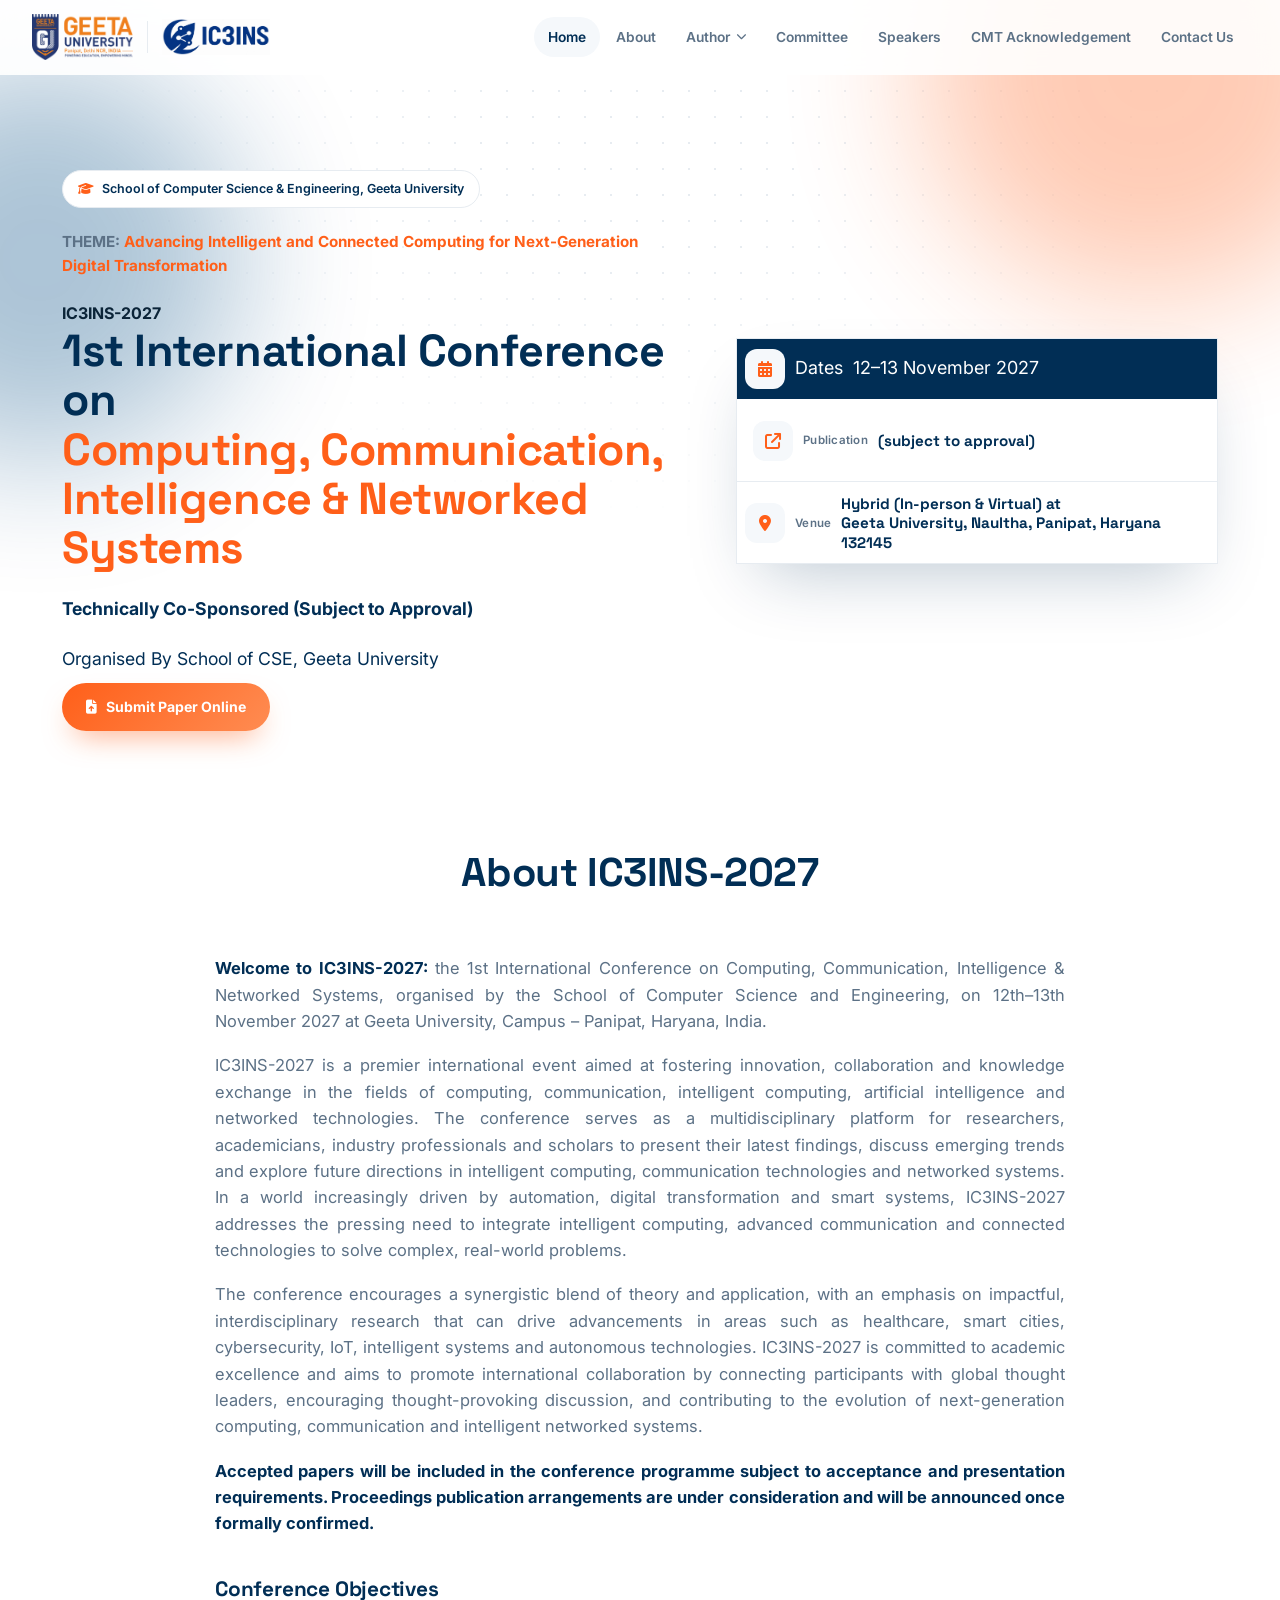
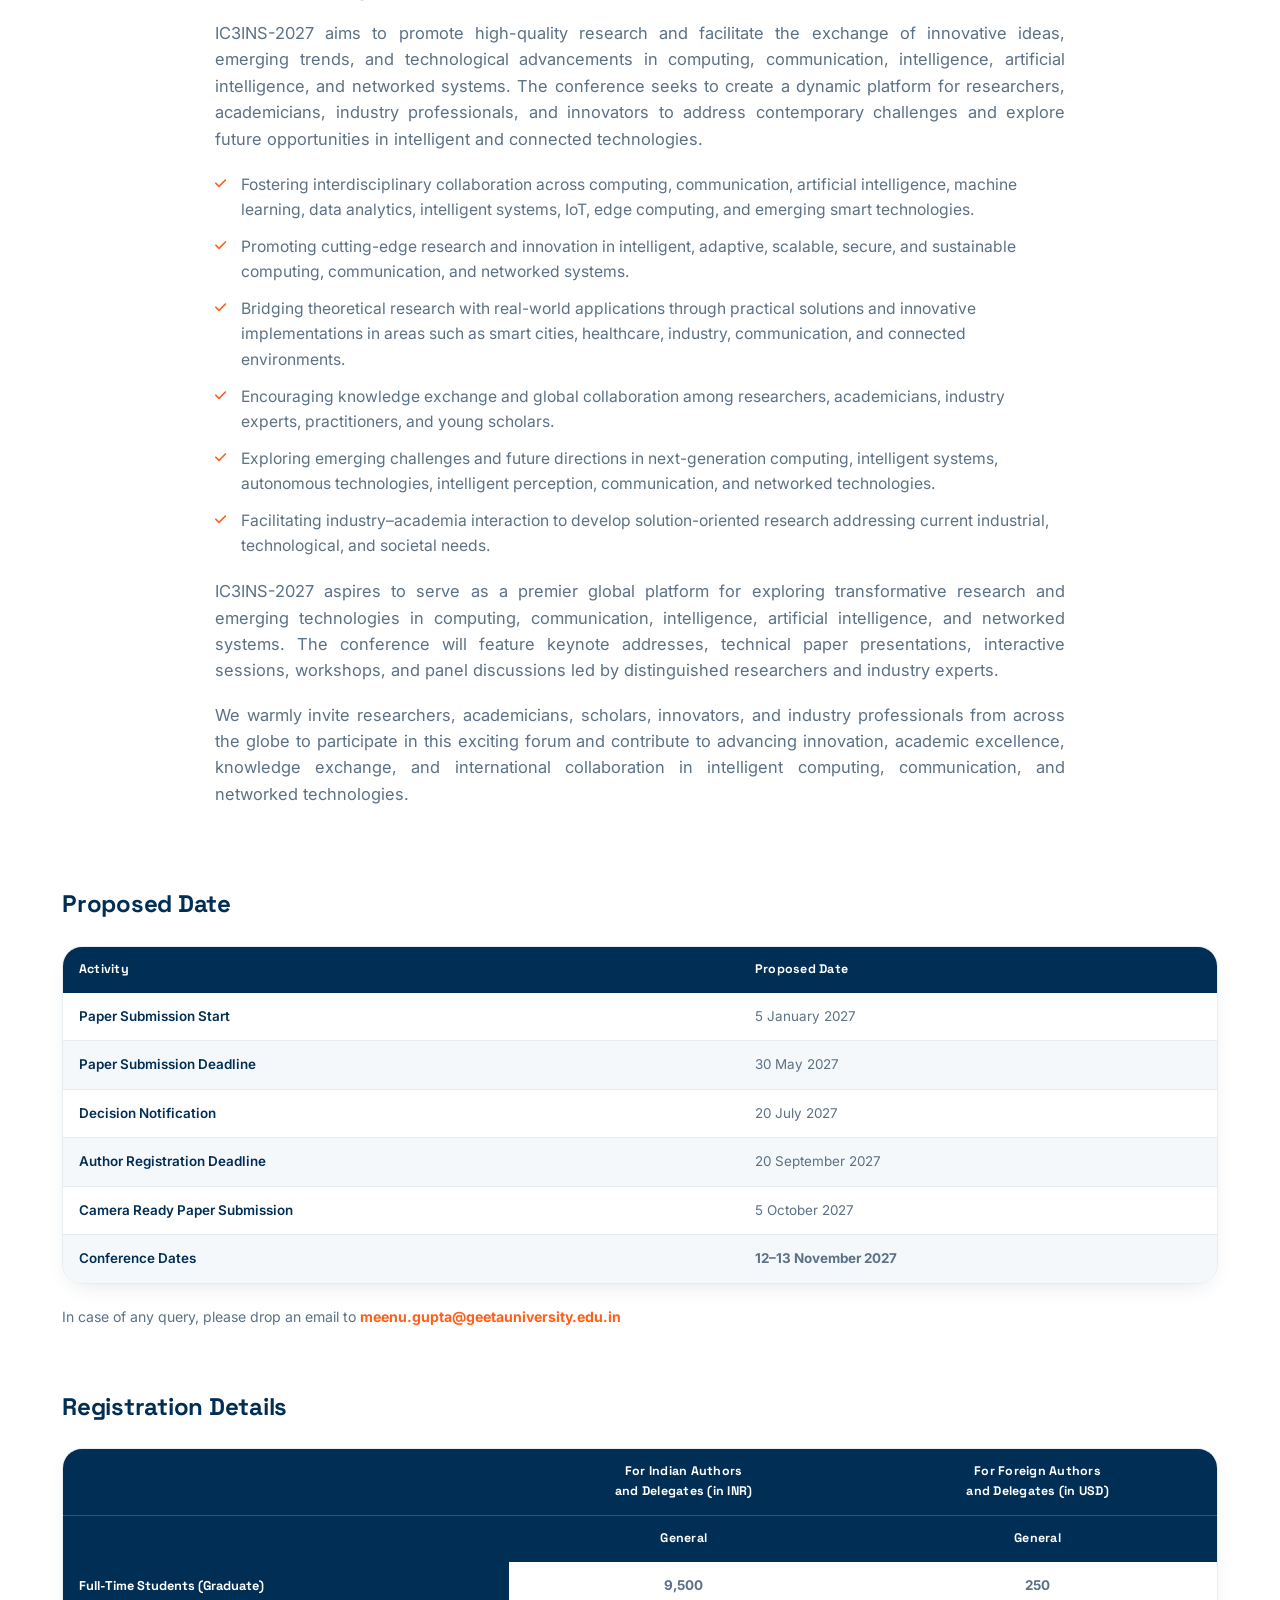
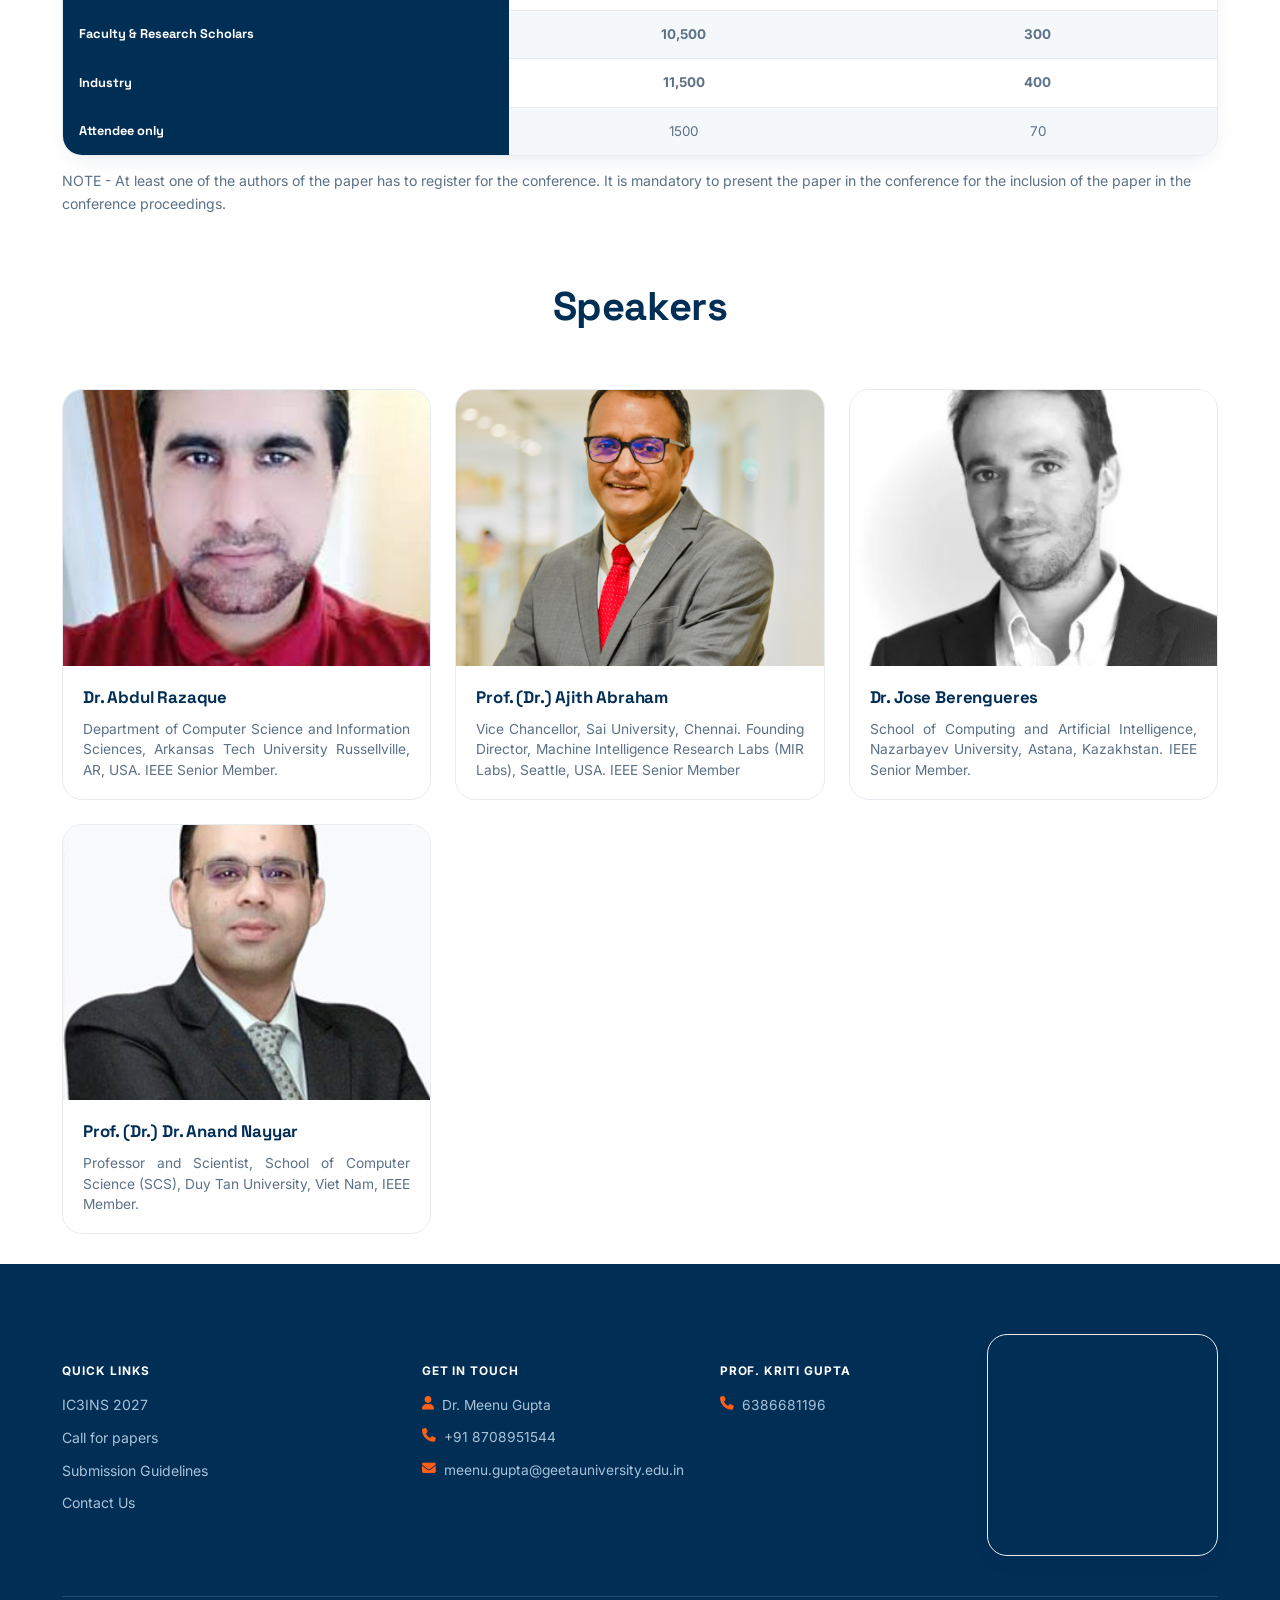
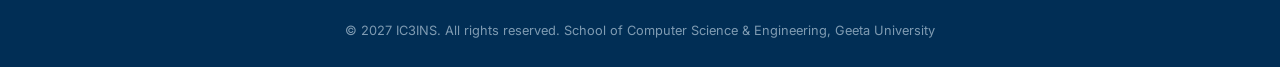
<file: index.html>
<!DOCTYPE html>
<html lang="en">

<head>
  <meta charset="UTF-8">
  <meta name="viewport" content="width=device-width, initial-scale=1.0">
  <title>IC3INS-2027 — International Conference on Computational Intelligence and Networked Systems</title>
  <link rel="icon"
    href="data:image/svg+xml,%3Csvg xmlns='http://www.w3.org/2000/svg' viewBox='0 0 100 100'%3E%3Crect width='100' height='100' rx='24' fill='%23012e55'/%3E%3Ccircle cx='50' cy='42' r='16' fill='%23ff5f19'/%3E%3Crect x='30' y='66' width='40' height='9' rx='4.5' fill='white'/%3E%3C/svg%3E">
  <link rel="preconnect" href="https://fonts.googleapis.com">
  <link rel="preconnect" href="https://fonts.gstatic.com" crossorigin>
  <link
    href="https://fonts.googleapis.com/css2?family=Space+Grotesk:wght@500;600;700&family=Inter:wght@400;500;600;700;800&display=swap"
    rel="stylesheet">
  <link rel="stylesheet" href="https://cdnjs.cloudflare.com/ajax/libs/font-awesome/6.5.1/css/all.min.css">
  <link rel="stylesheet" href="assets/css/styles.css">

  <style>
    .home-hero {
      padding: 120px 0 80px;
    }

    .home-hero h1 {
      font-size: clamp(2rem, 3.5vw, 2.8rem);
      line-height: 1.1;
      max-width: 920px;
      margin: 0 auto;
    }

    .home-hero h1 span {
      color: var(--orange);
    }

    .home-hero .lead {
      max-width: 60ch;
      margin: 22px auto 0;
      color: var(--ink-soft);
      font-size: 1.1rem;
    }

    .home-hero .theme-tag {
      max-width: 70ch;
      margin: 0 auto 22px;
      font-size: .95rem;
      font-weight: 700;
      color: var(--ink-soft);
    }

    .home-hero .theme-tag span {
      color: var(--orange);
    }

    .facts-row {
      display: grid;
      grid-template-columns: repeat(4, 1fr);
      gap: 0;
      max-width: 1000px;
      margin: 50px auto 0;
      background: var(--white);
      border: 1px solid var(--line);
      border-radius: 22px;
      box-shadow: var(--shadow-lg);
      overflow: hidden;
    }

    .facts-row .fact {
      padding: 24px 20px;
      text-align: center;
      border-right: 1px solid var(--line);
    }

    .facts-row .fact:last-child {
      border-right: none;
    }

    .facts-row .fact i {
      color: var(--orange);
      font-size: 1.2rem;
      margin-bottom: 10px;
      display: block;
    }

    .facts-row .fact .lbl {
      font-size: .68rem;
      text-transform: uppercase;
      letter-spacing: .08em;
      color: var(--ink-soft);
      font-weight: 700;
      display: block;
      margin-bottom: 4px;
    }

    .facts-row .fact .val {
      font-weight: 700;
      color: var(--navy);
      font-size: .92rem;
    }

    @media(max-width:760px) {
      .facts-row {
        grid-template-columns: repeat(2, 1fr);
      }
    }
  </style>
</head>

<body>

  <nav class="nav" id="nav">
    <a href="index.html" class="brand">
      <img src="assets/img/geeta-university-logo.png" alt="Geeta University">
      <div class="brand-sep"></div>
      <img src="assets/img/ic3ins-logo.jpeg" alt="IC3INS-2027" style="height:36px;">
    </a>
    <ul class="nav-links" id="navLinks">
      <li><a href="index.html" class="active">Home</a></li>
      <li><a href="index.html#about">About</a></li>
      <li class="has-dropdown">
        <button class="nav-drop-btn">Author <i class="fa-solid fa-chevron-down"></i></button>
        <div class="dropdown-menu">
          <a href="call-for-papers.html"><i class="fa-solid fa-bullhorn"></i>Call for Papers</a>
          <a href="paper-submission-guidelines.html"><i class="fa-solid fa-file-arrow-up"></i>Paper Submission
            Guidelines</a>

          <a href="index.html#important-dates"><i class="fa-solid fa-calendar-days"></i>Proposed Date</a>
          <a href="camera_ready_submission.html"><i class="fa-solid fa-bullhorn"></i>Camera ready submission</a>
          <a href="index.html#registration-dates"><i class="fa-solid fa-user-check"></i>Registration Details</a>
        </div>
      </li>
      <li><a href="committee.html">Committee</a></li>
      <li><a href="index.html#speakers">Speakers</a></li>
      <li><a href="cmt-acknowledgement.html">CMT Acknowledgement</a></li>
      <li><a href="contact.html">Contact Us</a></li>
    </ul>
    <!-- MOBILE MENU OPEN BUTTON -->
    <button class="burger" id="burger" aria-label="Open menu">
      <i class="fa-solid fa-bars"></i>
    </button>

  </nav>

  <div class="mobile-menu" id="mobileMenu">
    <div class="mobile-menu-top">
      <div class="brand"><img src="assets/img/ic3ins-logo.jpeg" alt="IC3INS-2027" style="height:34px;"></div>
      <button class="burger" id="closeBurger"><i class="fa-solid fa-xmark"></i></button>
    </div>
    <a href="index.html">Home</a>
    <a href="index.html#about">About</a>
    <div class="mobile-drop">
      <a href="javascript:void(0)" class="mobile-toggle">Author <i
          class="fa-solid fa-chevron-down mobile-toggle-caret"></i></a>
      <div class="mobile-sub">
        <a href="call-for-papers.html">Call for Papers</a>
        <a href="paper-submission-guidelines.html">Paper Submission Guidelines</a>

        <a href="index.html#important-dates">Proposed Date</a>
        <a href="camera_ready_submission.html">Camera ready submission</a>
        <a href="index.html#registration-dates">Registration Details</a>
      </div>
    </div>
    <a href="committee.html">Committee</a>
    <a href="index.html#speakers">Speakers</a>
    <a href="cmt-acknowledgement.html">CMT Acknowledgement</a>
    <a href="contact.html">Contact Us</a>
  </div>

  <main>
    <section class="page-hero home-hero">
      <div class="dotgrid"></div>
      <div class="blob blob1"></div>
      <div class="blob blob2"></div>
      <div class="wrap hero-grid">

        <div class="hero-col hero-text">
          <div class="hero-badges reveal">
            <span class="pill"><i class="fa-solid fa-graduation-cap"></i>School of Computer Science &amp; Engineering,
              Geeta University</span>
          </div>
          <p class="theme-tag reveal" style="text-align: left !important;">THEME: <span>Advancing Intelligent and
              Connected Computing for Next-Generation Digital Transformation</span></p>
          <span class="reveal"><strong>IC3INS-2027</strong></span>
          <h1 class="reveal">1st International Conference on<br><span> Computing, Communication, Intelligence &
              Networked Systems</span></h1>

          <h5 class="lead reveal" style="color: var(--navy);">Technically Co-Sponsored (Subject to Approval)
          </h5>
          <p class="lead reveal" style="color: var(--navy);">Organised By
            School of CSE, Geeta University</p>

          <div class="btn-row reveal" style="margin-top: 10px;">
            <a class="btn btn-primary" href="https://cmt3.research.microsoft.com/icccins2027"><i
                class="fa-solid fa-file-arrow-up"></i>Submit Paper Online</a>
          </div>
        </div>

        <div class="hero-col hero-facts-card reveal">

          <div class="fact" style="background-color: var(--navy);"><i class="fa-solid fa-calendar-days"></i><span
              class="" style="color: var(--white);">Dates</span><span class="" style="color: var(--white);">12–13
              November 2027</span></div>

          <div class="factM">
            <div class="fact">
              <i class="fa-solid fa-arrow-up-right-from-square"></i><span class="lbl">Publication</span><span
                class="val">(subject to approval)</span>
            </div>
          </div>

          <div class="fact">
            <i class="fa-solid fa-location-dot"></i>
            <span class="lbl">Venue</span><span class="val">Hybrid (In-person & Virtual) at <br> Geeta University,
              Naultha, Panipat, Haryana
              132145</span>
          </div>

        </div>

      </div>
    </section>

    <section class="sect" id="about">
      <div class="wrap">
        <div class="sect-head reveal">
          <h2>About IC3INS-2027</h2>
        </div>
        <div class="prose reveal">
          <p><b>Welcome to IC3INS-2027:</b> the 1st International Conference on Computing, Communication, Intelligence &
            Networked Systems, organised by the School of Computer Science and Engineering, on 12th–13th November 2027
            at Geeta University, Campus – Panipat, Haryana, India.</p>
          <p>
            IC3INS-2027 is a premier international event aimed at fostering innovation, collaboration and knowledge
            exchange in the fields of computing, communication, intelligent computing, artificial intelligence and
            networked technologies. The conference serves as a multidisciplinary platform for researchers, academicians,
            industry professionals and scholars to present their latest findings, discuss emerging trends and explore
            future directions in intelligent computing, communication technologies and networked systems. In a world
            increasingly driven by automation, digital transformation and smart systems, IC3INS-2027 addresses the
            pressing need to integrate intelligent computing, advanced communication and connected technologies to solve
            complex, real-world problems.</p>
          <p>The conference encourages a synergistic blend of theory and application, with an emphasis on impactful,
            interdisciplinary research that can drive advancements in areas such as healthcare, smart cities,
            cybersecurity, IoT, intelligent systems and autonomous technologies. IC3INS-2027 is committed to academic
            excellence and aims to promote international collaboration by connecting participants with global thought
            leaders, encouraging thought-provoking discussion, and contributing to the evolution of next-generation
            computing, communication and intelligent networked systems.</p>
          <p><b>Accepted papers will be included in the conference programme subject to acceptance and presentation
              requirements. Proceedings publication arrangements are under consideration and will be announced once
              formally confirmed.</b></p>

          <h3>Conference Objectives</h3>
          <p>IC3INS-2027 aims to promote high-quality research and facilitate the exchange of innovative ideas, emerging
            trends, and technological advancements in computing, communication, intelligence, artificial intelligence,
            and networked systems. The conference seeks to create a dynamic platform for researchers, academicians,
            industry professionals, and innovators to address contemporary challenges and explore future opportunities
            in intelligent and connected technologies.
          </p>
          <!-- <p>The key objectives of the conference include:</p> -->
          <ul>
            <li>Fostering interdisciplinary collaboration across computing, communication, artificial intelligence,
              machine learning, data analytics, intelligent systems, IoT, edge computing, and emerging smart
              technologies.</li>
            <li>Promoting cutting-edge research and innovation in intelligent, adaptive, scalable, secure, and
              sustainable computing, communication, and networked systems.</li>
            <li>Bridging theoretical research with real-world applications through practical solutions and innovative
              implementations in areas such as smart cities, healthcare, industry, communication, and connected
              environments. </li>
            <li>Encouraging knowledge exchange and global collaboration among researchers, academicians, industry
              experts, practitioners, and young scholars.</li>
            <li>Exploring emerging challenges and future directions in next-generation computing, intelligent systems,
              autonomous technologies, intelligent perception, communication, and networked technologies.</li>
            <li>Facilitating industry–academia interaction to develop solution-oriented research addressing current
              industrial, technological, and societal needs.</li>

          </ul>

          <p>IC3INS-2027 aspires to serve as a premier global platform for exploring transformative research and
            emerging technologies in computing, communication, intelligence, artificial intelligence, and networked
            systems. The conference will feature keynote addresses, technical paper presentations, interactive sessions,
            workshops, and panel discussions led by distinguished researchers and industry experts.</p>
          <p>We warmly invite researchers, academicians, scholars, innovators, and industry professionals from across
            the globe to participate in this exciting forum and contribute to advancing innovation, academic excellence,
            knowledge exchange, and international collaboration in intelligent computing, communication, and networked
            technologies.</p>
        </div>
      </div>
    </section>

    <section class="sect">
      <div class="wrap">
        <div class="reg-dates-stack">
          <!-- Important Dates -->
          <div class="reg-block reveal" id="important-dates">
            <h2 style="margin-bottom:22px;">Proposed Date</h2>
            <div class="reg-table-scroll">
              <table class="dates-table">
                <thead>
                  <tr>
                    <th>Activity</th>
                    <th>Proposed Date</th>
                  </tr>
                </thead>
                <tbody>
                  <tr>
                    <td>Paper Submission Start</td>
                    <td>5 January 2027</td>
                  </tr>
                  <tr>
                    <td>Paper Submission Deadline</td>
                    <td>30 May 2027</td>
                  </tr>
                  <tr>
                    <td>Decision Notification</td>
                    <td>20 July 2027</td>
                  </tr>
                  <!-- <tr>
                    <td>Revised Paper Submission</td>
                    <td>15 August 2027</td>
                  </tr> -->
                  <!-- <tr>
                    <td>Final Acceptance Notification</td>
                    <td>5 September 2027</td>
                  </tr> -->
                  <tr>
                    <td>Author Registration Deadline</td>
                    <td>20 September 2027</td>
                  </tr>
                  <tr>
                    <td>Camera Ready Paper Submission</td>
                    <td>5 October 2027</td>
                  </tr>
                  <tr>
                    <td>Conference Dates</td>
                    <td><b>12–13 November 2027</b></td>
                  </tr>
                </tbody>
              </table>
            </div>
            <p class="reg-note" style="margin-top:22px;">In case of any query, please drop an email to
              <a href="mailto:iccins@geetauniversity.edu.in"
                style="color:var(--orange); font-weight:700;">meenu.gupta@geetauniversity.edu.in</a>
            </p>
          </div>

          <!-- Registration Details -->
          <div class="reg-block reveal" id="registration-dates">
            <h2 style="margin-bottom:22px;">Registration Details</h2>
            <div class="reg-table-scroll">
              <table class="reg-table">
                <thead>
                  <tr>
                    <th></th>
                    <th colspan="1">For Indian Authors<br>and Delegates (in INR)</th>
                    <th colspan="1">For Foreign Authors<br>and Delegates (in USD)</th>
                  </tr>
                  <tr>
                    <th></th>

                    <th>General</th>

                    <th>General</th>
                  </tr>
                </thead>
                <tbody>
                  <tr>
                    <th scope="row">Full-Time Students (Graduate)</th>

                    <td><b>9,500</b></td>

                    <td><b>250</b></td>
                  </tr>
                  <tr>
                    <th scope="row">Faculty &amp; Research Scholars</th>

                    <td><b>10,500</b></td>

                    <td><b>300</b></td>
                  </tr>
                  <tr>
                    <th scope="row">Industry</th>

                    <td><b>11,500</b></td>

                    <td><b>400</b></td>
                  </tr>
                  <tr>
                    <th scope="row">Attendee only</th>

                    <td>1500</td>

                    <td>70</td>
                  </tr>
                </tbody>
              </table>
            </div>

            <p class="reg-note">NOTE - At least one of the authors of the paper has to register for the conference. It
              is
              mandatory to present the paper in the conference for the inclusion of the paper in the conference
              proceedings.</p>
          </div>
        </div>
      </div>
    </section>

    <section class="sect" id="speakers">
      <div class="wrap">
        <div class="sect-head reveal">
          <h2>Speakers</h2>
        </div>
        <div class="fig-grid reveal" id="speakerGrid"></div>
      </div>
    </section>

    <footer>
      <div class="wrap">
        <div class="foot-grid">
          <div class="fcol">
            <h6>Quick Links</h6>
            <a href="index.html#about">IC3INS 2027</a>
            <a href="call-for-papers.html">Call for papers</a>
            <a href="paper-submission-guidelines.html">Submission Guidelines</a>
            <a href="contact.html">Contact Us</a>
          </div>
          <div class="fcol">
            <h6>Get In Touch</h6>
            <div class="contact-line"><i class="fa-solid fa-user"></i><span>Dr. Meenu Gupta</span></div>
            <div class="contact-line"><i class="fa-solid fa-phone"></i><span>+91 8708951544</span></div>
            <div class="contact-line"><i
                class="fa-solid fa-envelope"></i><span>meenu.gupta@geetauniversity.edu.in</span></div>
          </div>
          <div class="fcol">
            <h6>Prof. Kriti Gupta</h6>
            <div class="contact-line"><i class="fa-solid fa-phone"></i><span>6386681196</span></div>
          </div>
          <div class="fcol">
            <div class="map-frame-footer">
              <iframe src="https://www.google.com/maps?q=Geeta+University+Panipat&output=embed" loading="lazy"
                referrerpolicy="no-referrer-when-downgrade" title="Geeta University, Panipat location"></iframe>
            </div>
          </div>
        </div>
        <div class="fbar">
          <span>© 2027 IC3INS. All rights reserved. School of Computer Science &amp; Engineering, Geeta
            University</span>
        </div>
      </div>
    </footer>


  </main>

  <script>
    const speakers = [
      //["Prof. (Dr.) Valentina E. Balas", "Full Professor, Faculty of Engineering, \u201cAurel Vlaicu\u201d University of Arad, Romania · IEEE Senior Member", "assets/img/Valentina-Balas.jpg"],
      ["Dr. Abdul Razaque", "Department of Computer Science and Information Sciences, Arkansas Tech University Russellville, AR, USA. IEEE Senior Member.", "assets/img/Prof-Abdul-Razaque.png"],
      //["Prof. (Dr.) Ahmed J. Obaid", "Faculty of Computer Science and Mathematics, University of Kufa, Najaf, Iraq", "assets/img/Ahmed-J.-Obaid.jpg"],
      ["Prof. (Dr.) Ajith Abraham", "Vice Chancellor, Sai University, Chennai. Founding Director, Machine Intelligence Research Labs (MIR Labs), Seattle, USA. IEEE Senior Member", "assets/img/Ajit-abraham.png"],
      ["Dr. Jose Berengueres", "School of Computing and Artificial Intelligence, Nazarbayev University, Astana, Kazakhstan. IEEE Senior Member.", "assets/img/Jose-Berengueres.jpeg"],
      ["Prof. (Dr.) Dr. Anand Nayyar", "Professor and Scientist, School of Computer Science (SCS), Duy Tan University, Viet Nam, IEEE Member.", "assets/img/dr-nayyar.jpg"],
      //["Prof. (Dr.) Sarabjot Singh", "Adjunct Faculty, IISER Mohali & GNDEC, Ludhiana", "assets/img/Sarab-Sir.jpg"]
    ];
    const gradients = ["linear-gradient(135deg,#012e55,#024a82)", "linear-gradient(135deg,#ff5f19,#ff8c52)"];
    const grid = document.getElementById('speakerGrid');
    speakers.forEach((s, i) => {
      const initials = s[0].replace(/^(Prof\.|Dr\.|\(Dr\.\))\s*/g, '').replace(/[()]/g, '').split(' ').filter(Boolean).slice(0, 2).map(w => w[0]).join('').toUpperCase();
      const imgPath = s[2];
      const card = document.createElement('div');
      card.className = 'fig-card';
      card.innerHTML = `
      <div class="fig-photo" style="background:${gradients[i % 2]}; display:flex; align-items:center; justify-content:center; overflow:hidden;">
        <img src="${imgPath}" alt="${s[0]}" style="width:100%; height:100%; object-fit:cover;"
          onerror="this.replaceWith(Object.assign(document.createElement('span'), {textContent:'${initials}', style:'font-family:\\'Space Grotesk\\',sans-serif; font-size:2.4rem; font-weight:700; color:#fff;'}))">
      </div>
      <div class="fig-cap"><h4>${s[0]}</h4><p>${s[1]}</p></div>`;
      grid.appendChild(card);
    });
  </script>
  <script src="assets/js/mains.js"></script>


</body>

</html>
</file>
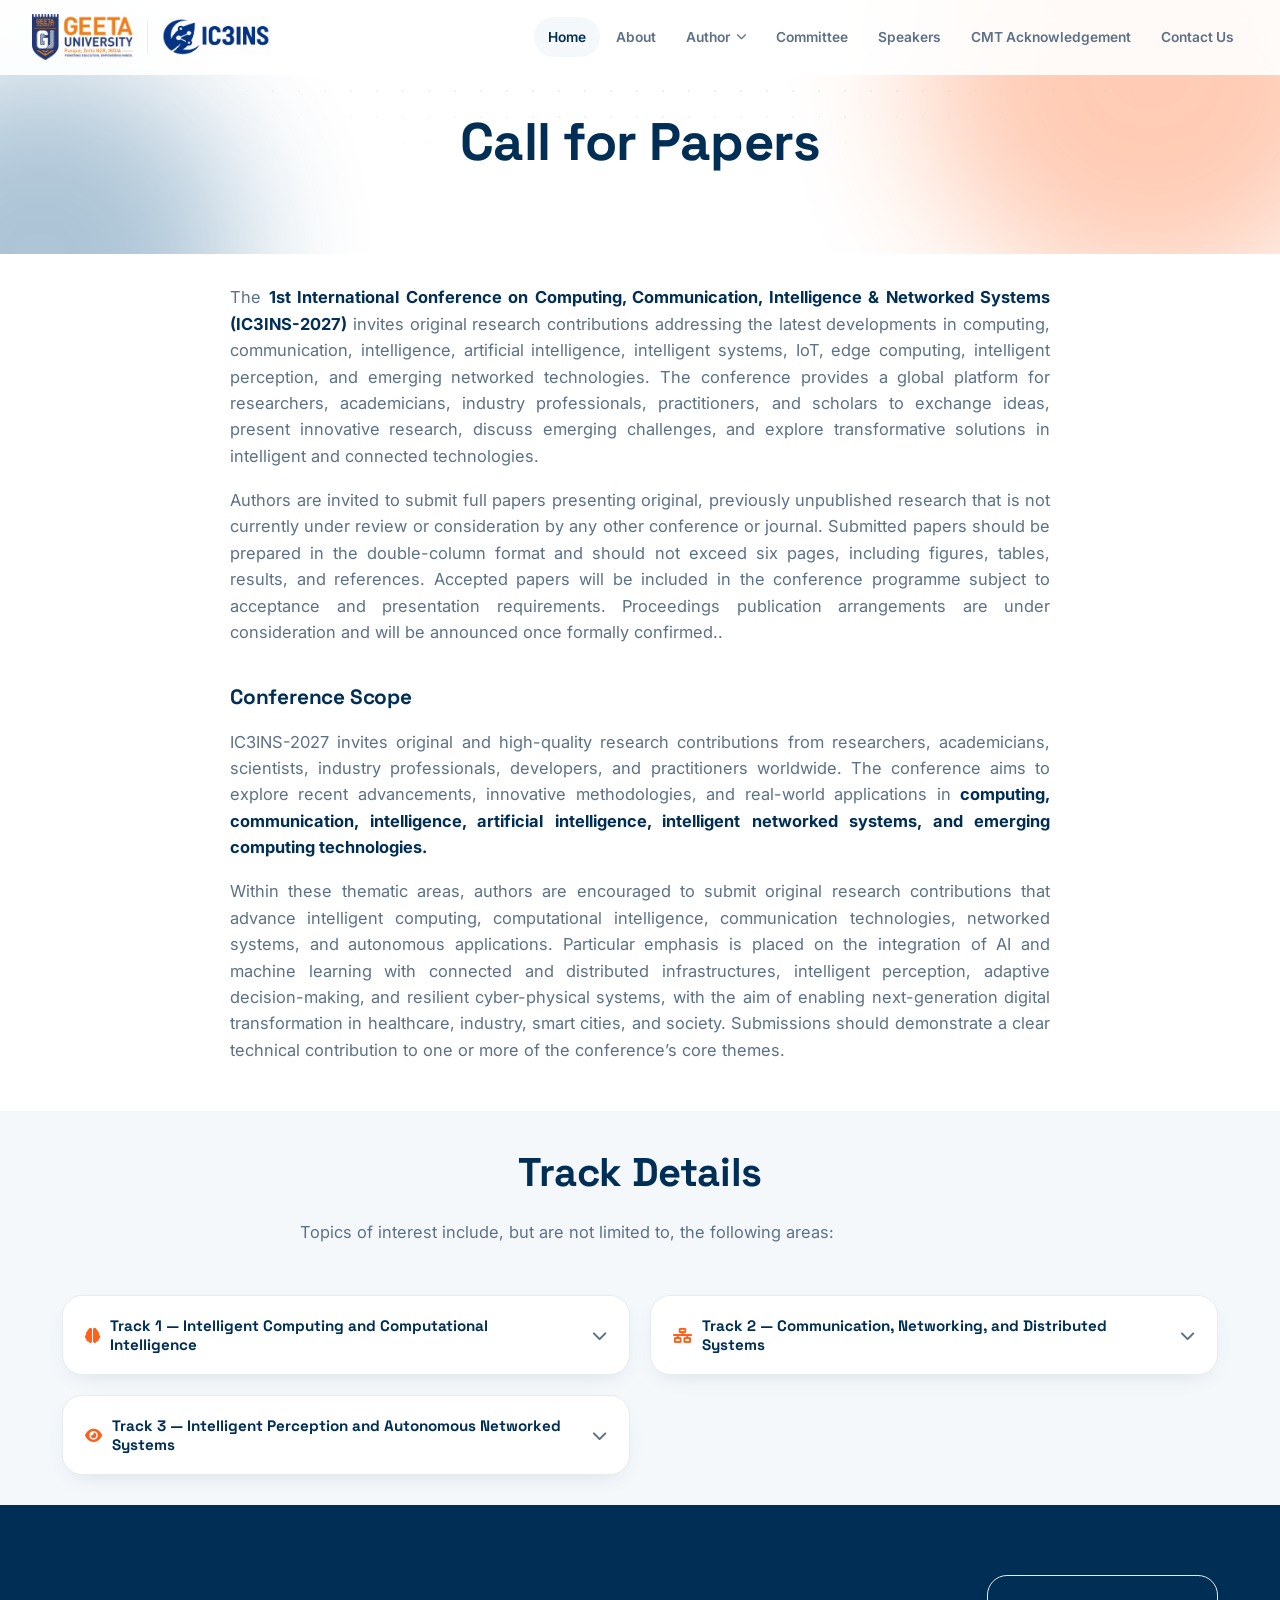
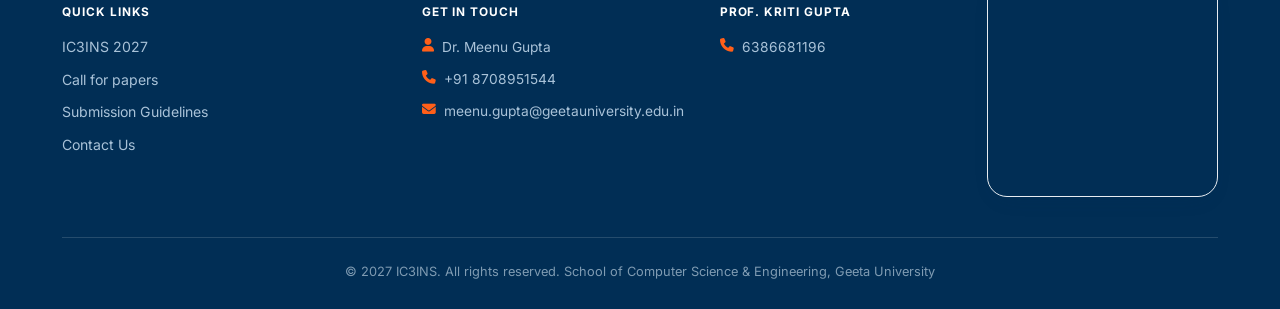
<file: call-for-papers.html>
<!DOCTYPE html>
<html lang="en">

<head>
  <meta charset="UTF-8">
  <meta name="viewport" content="width=device-width, initial-scale=1.0">
  <title>Call for Papers — IC3INS-2027</title>
  <link rel="icon"
    href="data:image/svg+xml,%3Csvg xmlns='http://www.w3.org/2000/svg' viewBox='0 0 100 100'%3E%3Crect width='100' height='100' rx='24' fill='%23012e55'/%3E%3Ccircle cx='50' cy='42' r='16' fill='%23ff5f19'/%3E%3Crect x='30' y='66' width='40' height='9' rx='4.5' fill='white'/%3E%3C/svg%3E">
  <link rel="preconnect" href="https://fonts.googleapis.com">
  <link rel="preconnect" href="https://fonts.gstatic.com" crossorigin>
  <link
    href="https://fonts.googleapis.com/css2?family=Space+Grotesk:wght@500;600;700&family=Inter:wght@400;500;600;700;800&display=swap"
    rel="stylesheet">
  <link rel="stylesheet" href="https://cdnjs.cloudflare.com/ajax/libs/font-awesome/6.5.1/css/all.min.css">
  <link rel="stylesheet" href="assets/css/styles.css">
</head>

<body>

  <nav class="nav" id="nav">
    <a href="index.html" class="brand">
      <img src="assets/img/geeta-university-logo.png" alt="Geeta University">
      <div class="brand-sep"></div>
      <img src="assets/img/ic3ins-logo.jpeg" alt="IC3INS-2027" style="height:36px;">
    </a>
    <ul class="nav-links" id="navLinks">
      <li><a href="index.html" class="active">Home</a></li>
      <li><a href="index.html#about">About</a></li>
      <li class="has-dropdown">
        <button class="nav-drop-btn">Author <i class="fa-solid fa-chevron-down"></i></button>
        <div class="dropdown-menu">
          <a href="call-for-papers.html"><i class="fa-solid fa-bullhorn"></i>Call for Papers</a>
          <a href="paper-submission-guidelines.html"><i class="fa-solid fa-file-arrow-up"></i>Paper Submission
            Guidelines</a>

          <a href="index.html#important-dates"><i class="fa-solid fa-calendar-days"></i>Proposed Date</a>
          <a href="camera_ready_submission.html"><i class="fa-solid fa-bullhorn"></i>Camera ready submission</a>
          <a href="index.html#registration-dates"><i class="fa-solid fa-user-check"></i>Registration Details</a>
        </div>
      </li>
      <li><a href="committee.html">Committee</a></li>
      <li><a href="index.html#speakers">Speakers</a></li>
      <li><a href="cmt-acknowledgement.html">CMT Acknowledgement</a></li>
      <li><a href="contact.html">Contact Us</a></li>
    </ul>
    <!-- MOBILE MENU OPEN BUTTON -->
    <button class="burger" id="burger" aria-label="Open menu">
      <i class="fa-solid fa-bars"></i>
    </button>
  </nav>

  <div class="mobile-menu" id="mobileMenu">
    <div class="mobile-menu-top">
      <div class="brand"><img src="assets/img/ic3ins-logo.jpeg" alt="IC3INS-2027" style="height:34px;"></div>
      <button class="burger" id="closeBurger"><i class="fa-solid fa-xmark"></i></button>
    </div>
    <a href="index.html">Home</a>
    <a href="index.html#about">About</a>
    <div class="mobile-drop">
      <a href="javascript:void(0)" class="mobile-toggle">Author <i
          class="fa-solid fa-chevron-down mobile-toggle-caret"></i></a>
      <div class="mobile-sub">
        <a href="call-for-papers.html">Call for Papers</a>
        <a href="paper-submission-guidelines.html">Paper Submission Guidelines</a>

        <a href="index.html#important-dates">Proposed Date</a>
        <a href="camera_ready_submission.html">Camera ready submission</a>
        <a href="index.html#registration-dates">Registration Details</a>
      </div>
    </div>
    <a href="committee.html">Committee</a>
    <a href="index.html#speakers">Speakers</a>
    <a href="cmt-acknowledgement.html">CMT Acknowledgement</a>
    <a href="contact.html">Contact Us</a>
  </div>

  <main>

    <section class="page-hero">
      <div class="dotgrid"></div>
      <div class="blob blob1"></div>
      <div class="blob blob2"></div>
      <div class="wrap">
        <h1 class="reveal">Call for Papers</h1>
      </div>
    </section>

    <section class="sect">
      <div class="wrap">
        <div class="prose reveal" style="max-width:820px;">
          <p>The <b>1st International Conference on Computing, Communication, Intelligence & Networked Systems
              (IC3INS-2027)</b> invites original research contributions addressing the latest developments in computing,
            communication, intelligence, artificial intelligence, intelligent systems, IoT, edge computing, intelligent
            perception, and emerging networked technologies. The conference provides a global platform for researchers,
            academicians, industry professionals, practitioners, and scholars to exchange ideas, present innovative
            research, discuss emerging challenges, and explore transformative solutions in intelligent and connected
            technologies.</p>

          <p>
            Authors are invited to submit full papers presenting original, previously unpublished research that is not
            currently under review or consideration by any other conference or journal. Submitted papers should be
            prepared in the double-column format and should not exceed six pages, including figures, tables,
            results, and references. Accepted papers will be included in the conference programme subject to acceptance
            and presentation requirements. Proceedings publication arrangements are under consideration and will be
            announced once formally confirmed.</b>.</p>

          <!-- <div class="btns" style="display:flex-start; gap:14px; justify-content:center; flex-wrap:wrap;">
            <a class="btn btn-primary"
              href="https://attend.ieee.org/procomm-2024/wp-content/uploads/sites/580/2024/03/Full-Paper-template.docx"><i
                class="fa-solid fa-file-arrow-up"></i> Word</a>
            <a class="btn btn-ghost"
              href="https://www.overleaf.com/latex/templates/ieee-conference-template/grfzhhncsfqn"><i
                class="fa-solid fa-envelope"></i>LaTeX</a>
          </div> -->
          <!-- 
          <h3>Tracks &amp; Topics of Interest</h3>
          <div class="chip-row" style="justify-content:flex-start;">
            <span class="chip"><i class="fa-solid fa-brain"></i>Artificial Intelligence</span>
            <span class="chip"><i class="fa-solid fa-network-wired"></i>Intelligent Networked Systems, IoT & Edge
              Computing</span>
            <span class="chip"><i class="fa-solid fa-eye"></i>Machine Vision &amp; Smart Perception</span>
            <span class="chip"><i class="fa-solid fa-microchip"></i>Emerging Trends in Computer Technologies</span>
          </div> -->

          <h3>Conference Scope</h3>
          <p>IC3INS-2027 invites original and high-quality research contributions from researchers, academicians,
            scientists, industry professionals, developers, and practitioners worldwide. The conference aims to explore
            recent advancements, innovative methodologies, and real-world applications in <b>computing, communication,
              intelligence, artificial intelligence, intelligent networked systems, and emerging computing
              technologies.</b>
          </p>
          <!-- <p>Topics of interest include, but are not limited to:</p>
          <ul>

            <li>Artificial Intelligence, Machine Learning, and Intelligent Computing</li>
            <li>Neural Networks, Deep Learning, and Reinforcement Learning</li>
            <li>Natural Language Processing, Expert Systems, and Intelligent Agents</li>
            <li>Fuzzy Logic, Evolutionary Computation, and Soft Computing</li>
            <li>Intelligent Systems and Networked Intelligence</li>
            <li>Internet of Things (IoT), Industrial IoT, and Smart Connected Systems</li>
            <li>Edge, Fog, and Cloud Computing</li>
            <li>AI-Enabled Communication and Network Optimization</li>
            <li>Intelligent Wireless Networks and 5G/6G Technologies</li>
            <li>Software-Defined Networking and Next-Generation Communication Systems</li>
            <li>Intelligent Vision, Computer Vision, and Image and Video Analytics</li>
            <li>Medical Imaging, Remote Sensing, and Smart Perception</li>
            <li>Object Detection, Scene Understanding, and Autonomous Surveillance</li>
            <li>Cyber-Physical Systems, Digital Twins, and Smart Infrastructure</li>
            <li>Big Data, Intelligent Analytics, and Data-Driven Computing</li>
            <li>Smart Cities, Sustainable Computing, and Emerging Intelligent Applications</li>
            <li>Intelligent Healthcare, Diagnostics, and Healthcare Technologies</li>
            <li>Blockchain, Distributed Systems, and Secure Intelligent Computing</li>
          </ul> -->
          <p>Within these thematic areas, authors are encouraged to submit original research contributions that advance
            intelligent computing, computational intelligence, communication technologies, networked systems, and
            autonomous applications. Particular emphasis is placed on the integration of AI and machine learning with
            connected and distributed infrastructures, intelligent perception, adaptive decision-making, and resilient
            cyber-physical systems, with the aim of enabling next-generation digital transformation in healthcare,
            industry, smart cities, and society. Submissions should demonstrate a clear technical contribution to one or
            more of the conference’s core themes.</p>
        </div>
      </div>
    </section>

    <section class="sect bg">
      <div class="wrap">
        <div class="sect-head">
          <h2>Track Details</h2>
          <p style="justify-self: center;">Topics of interest include, but are not limited to, the following areas:</p>
        </div>

        <div class="track-grid">

          <div class="track-item">
            <div class="track-head">
              <button type="button" aria-expanded="false">
                <span><i class="fa-solid fa-brain"></i> Track 1 — Intelligent Computing and Computational
                  Intelligence</span>
                <i class="fa-solid fa-chevron-down chev"></i>
              </button>
            </div>
            <div class="track-body">
              <div class="track-body-inner">
                <ul>
                  <li>Artificial Intelligence, Machine Learning, and Intelligent Computing</li>
                  <li>Neural Networks, Deep Learning, and Reinforcement Learning</li>
                  <li>Natural Language Processing, Generative AI, and Intelligent Agents</li>
                  <li>Fuzzy Logic, Evolutionary Computation, and Soft Computing</li>
                  <li>Explainable, Trustworthy, and Responsible AI</li>
                  <li>Intelligent Optimization, Predictive Analytics, and Knowledge Discovery</li>
                  <li>Big Data, Intelligent Analytics, and Data-Driven Computing</li>
                  <li>AI in Healthcare, Diagnostics, and Decision Support</li>
                </ul>
              </div>
            </div>
          </div>

          <div class="track-item">
            <div class="track-head">
              <button type="button" aria-expanded="false">
                <span><i class="fa-solid fa-network-wired"></i> Track 2 — Communication, Networking, and Distributed
                  Systems</span>
                <i class="fa-solid fa-chevron-down chev"></i>
              </button>
            </div>
            <div class="track-body">
              <div class="track-body-inner">
                <ul>
                  <li>Internet of Things (IoT), Industrial IoT, and Smart Connected Systems</li>
                  <li>Edge, Fog, and Cloud Computing</li>
                  <li>Intelligent Wireless Communications, 5G/6G, and Emerging Network Technologies</li>
                  <li>AI-Enabled Communication, Network Modeling, and Performance Optimization</li>
                  <li>Software-Defined Networking and Network Virtualization</li>
                  <li>Network Security, Privacy, and Intrusion Detection</li>
                  <li>Resilient and Energy-Efficient Communication Networks</li>
                  <li>Blockchain, Distributed Systems, and Secure Networked Computing</li>
                </ul>
              </div>
            </div>
          </div>

          <div class="track-item">
            <div class="track-head">
              <button type="button" aria-expanded="false">
                <span><i class="fa-solid fa-eye"></i> Track 3 — Intelligent Perception and Autonomous Networked
                  Systems</span>
                <i class="fa-solid fa-chevron-down chev"></i>
              </button>
            </div>
            <div class="track-body">
              <div class="track-body-inner">
                <ul>
                  <li>Computer Vision, Image Processing, and Visual Intelligence</li>
                  <li>Image and Video Analytics, Object Detection, and Scene Understanding</li>
                  <li>Medical Imaging, Remote Sensing, and Multimodal Perception</li>
                  <li>Robotics, Autonomous Systems, and Multi-Agent Intelligence</li>
                  <li>Cyber-Physical Systems and Digital Twins</li>
                  <li>Intelligent Control and Autonomous Decision-Making</li>
                  <li>Connected Autonomous Systems and Intelligent Transportation</li>
                  <li>Self-Organizing, Adaptive, and Resilient Systems</li>
                  <li>Intelligent Applications in Healthcare, Industry, Smart Cities, and Digital Infrastructure</li>
                </ul>
              </div>
            </div>
          </div>

        </div>


      </div>
    </section>

    <footer>
      <div class="wrap">
        <div class="foot-grid">
          <div class="fcol">
            <h6>Quick Links</h6>
            <a href="index.html#about">IC3INS 2027</a>
            <a href="call-for-papers.html">Call for papers</a>
            <a href="paper-submission-guidelines.html">Submission Guidelines</a>
            <a href="contact.html">Contact Us</a>
          </div>
          <div class="fcol">
            <h6>Get In Touch</h6>
            <div class="contact-line"><i class="fa-solid fa-user"></i><span>Dr. Meenu Gupta</span></div>
            <div class="contact-line"><i class="fa-solid fa-phone"></i><span>+91 8708951544</span></div>
            <div class="contact-line"><i
                class="fa-solid fa-envelope"></i><span>meenu.gupta@geetauniversity.edu.in</span></div>
          </div>
          <div class="fcol">
            <h6>Prof. Kriti Gupta</h6>
            <div class="contact-line"><i class="fa-solid fa-phone"></i><span>6386681196</span></div>
          </div>
          <div class="fcol">
            <div class="map-frame-footer">
              <iframe src="https://www.google.com/maps?q=Geeta+University+Panipat&output=embed" loading="lazy"
                referrerpolicy="no-referrer-when-downgrade" title="Geeta University, Panipat location"></iframe>
            </div>
          </div>
        </div>
        <div class="fbar">
          <span>© 2027 IC3INS. All rights reserved. School of Computer Science &amp; Engineering, Geeta
            University</span>
        </div>
      </div>
    </footer>

  </main>
  <script src="assets/js/mains.js"></script>

</body>

</html>
</file>
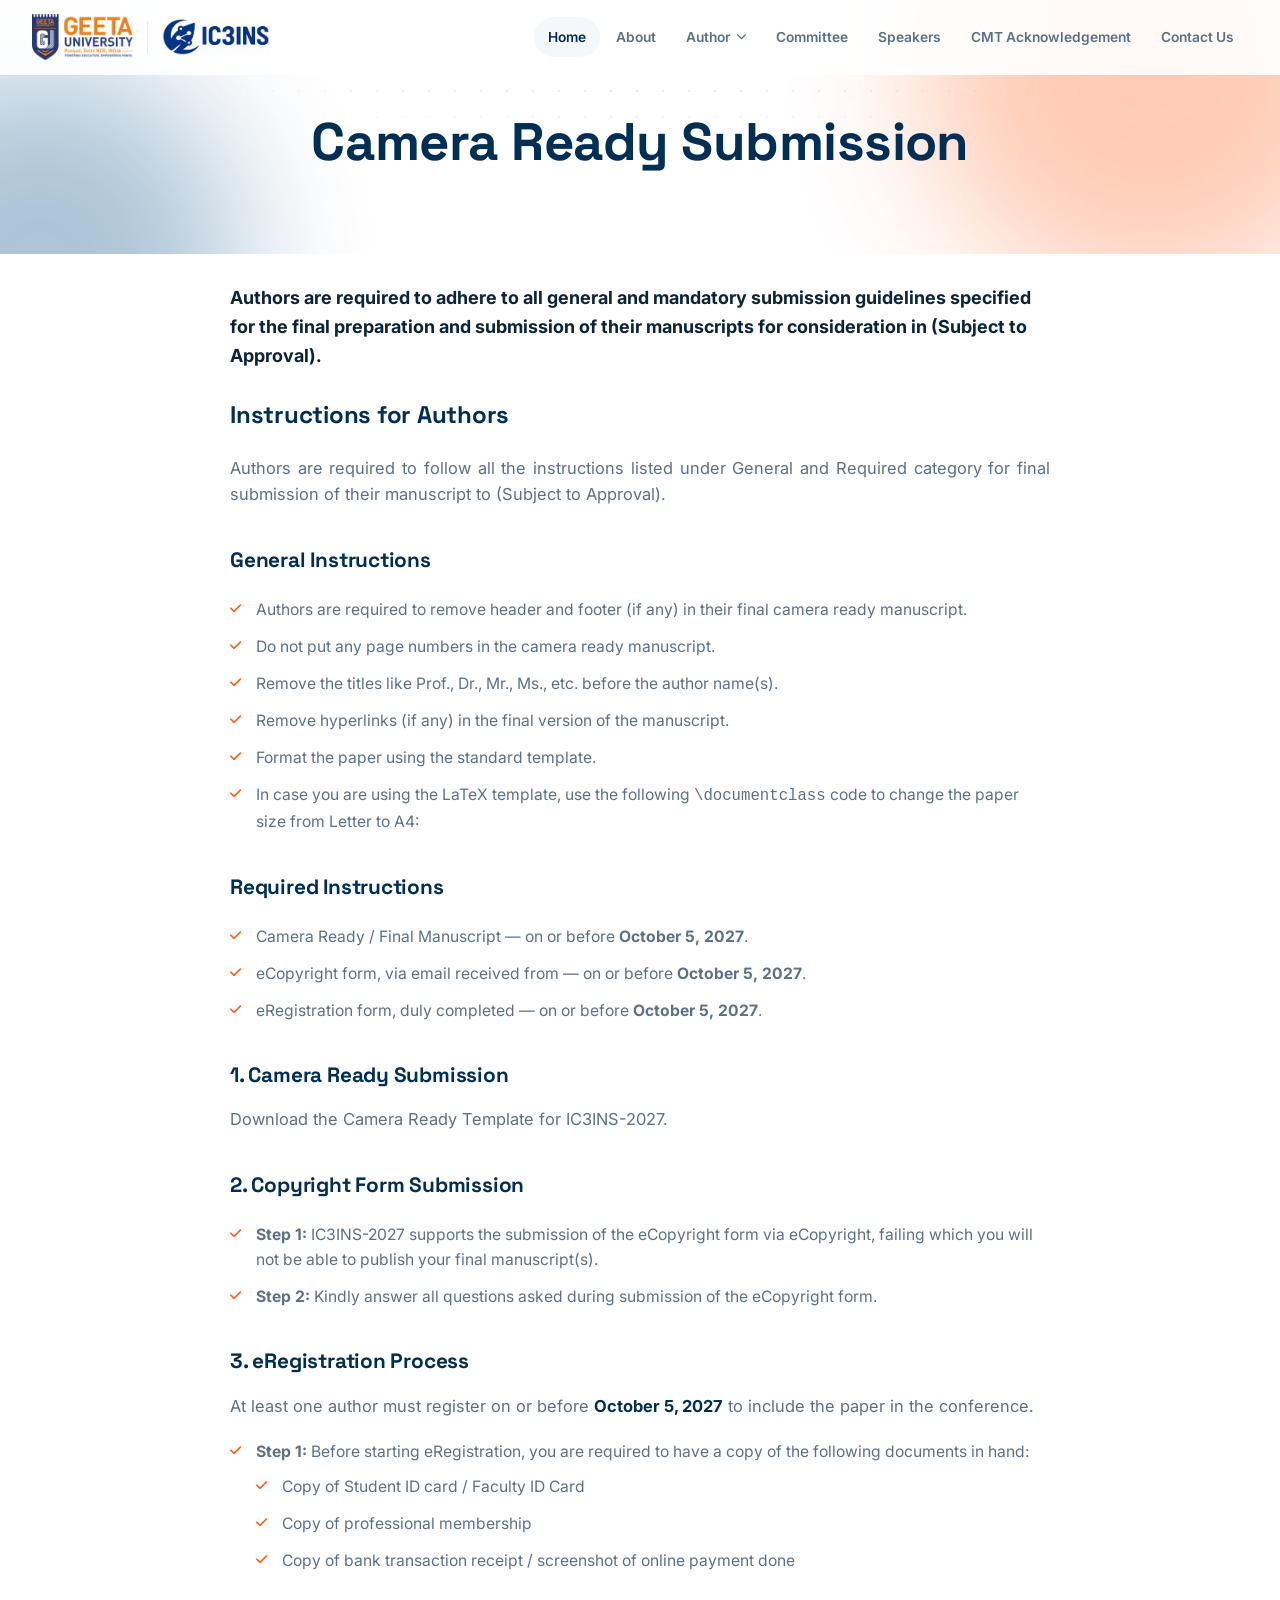
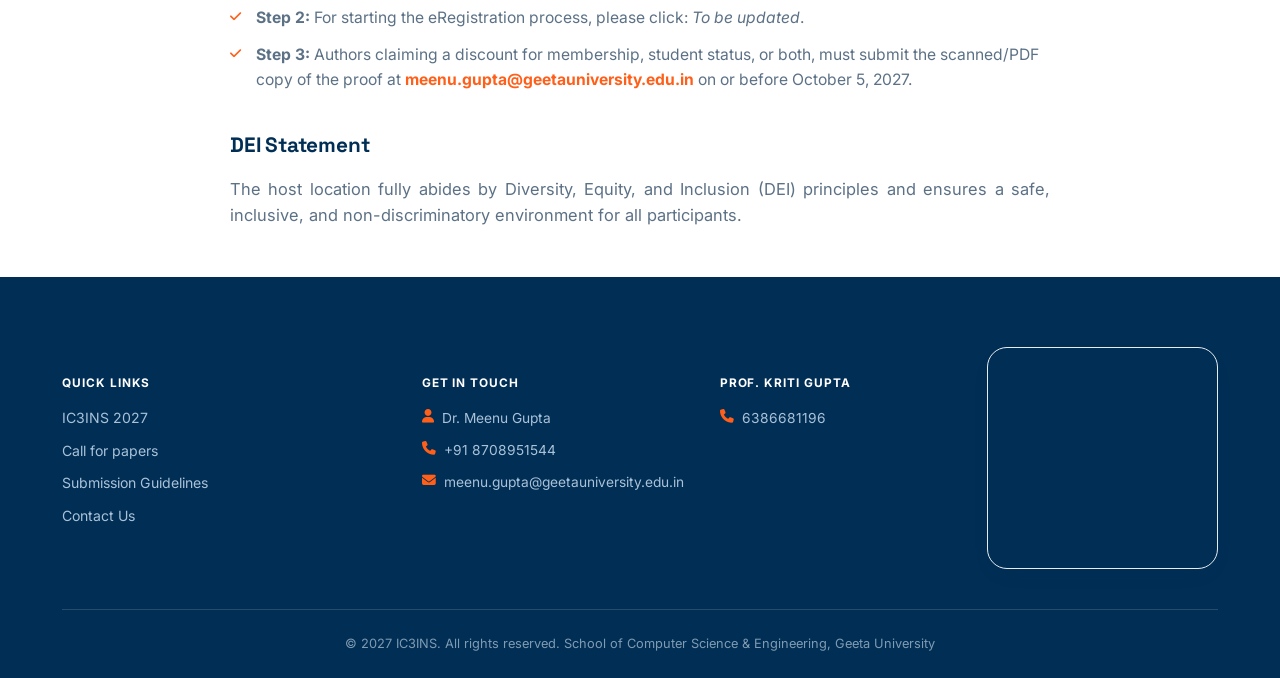
<file: camera_ready_submission.html>
<!DOCTYPE html>
<html lang="en">

<head>
  <meta charset="UTF-8">
  <meta name="viewport" content="width=device-width, initial-scale=1.0">
  <title>Camera Ready Submission — IC3INS-2027</title>
  <link rel="icon"
    href="data:image/svg+xml,%3Csvg xmlns='http://www.w3.org/2000/svg' viewBox='0 0 100 100'%3E%3Crect width='100' height='100' rx='24' fill='%23012e55'/%3E%3Ccircle cx='50' cy='42' r='16' fill='%23ff5f19'/%3E%3Crect x='30' y='66' width='40' height='9' rx='4.5' fill='white'/%3E%3C/svg%3E">
  <link rel="preconnect" href="https://fonts.googleapis.com">
  <link rel="preconnect" href="https://fonts.gstatic.com" crossorigin>
  <link
    href="https://fonts.googleapis.com/css2?family=Space+Grotesk:wght@500;600;700&family=Inter:wght@400;500;600;700;800&display=swap"
    rel="stylesheet">
  <link rel="stylesheet" href="https://cdnjs.cloudflare.com/ajax/libs/font-awesome/6.5.1/css/all.min.css">
  <link rel="stylesheet" href="assets/css/styles.css">
</head>

<body>
  <nav class="nav" id="nav">
    <a href="index.html" class="brand">
      <img src="assets/img/geeta-university-logo.png" alt="Geeta University">
      <div class="brand-sep"></div>
      <img src="assets/img/ic3ins-logo.jpeg" alt="IC3INS-2027" style="height:36px;">
    </a>
    <ul class="nav-links" id="navLinks">
      <li><a href="index.html" class="active">Home</a></li>
      <li><a href="index.html#about">About</a></li>
      <li class="has-dropdown">
        <button class="nav-drop-btn">Author <i class="fa-solid fa-chevron-down"></i></button>
        <div class="dropdown-menu">
          <a href="call-for-papers.html"><i class="fa-solid fa-bullhorn"></i>Call for Papers</a>
          <a href="paper-submission-guidelines.html"><i class="fa-solid fa-file-arrow-up"></i>Paper Submission
            Guidelines</a>

          <a href="index.html#important-dates"><i class="fa-solid fa-calendar-days"></i>Proposed Date</a>
          <a href="camera_ready_submission.html"><i class="fa-solid fa-bullhorn"></i>Camera ready submission</a>
          <a href="index.html#registration-dates"><i class="fa-solid fa-user-check"></i>Registration Details</a>
        </div>
      </li>
      <li><a href="committee.html">Committee</a></li>
      <li><a href="index.html#speakers">Speakers</a></li>
      <li><a href="cmt-acknowledgement.html">CMT Acknowledgement</a></li>
      <li><a href="contact.html">Contact Us</a></li>
    </ul>
        <!-- MOBILE MENU OPEN BUTTON -->
    <button class="burger" id="burger" aria-label="Open menu">
      <i class="fa-solid fa-bars"></i>
    </button>
  </nav>

  <div class="mobile-menu" id="mobileMenu">
    <div class="mobile-menu-top">
      <div class="brand"><img src="assets/img/ic3ins-logo.jpeg" alt="IC3INS-2027" style="height:34px;"></div>
      <button class="burger" id="closeBurger"><i class="fa-solid fa-xmark"></i></button>
    </div>
    <a href="index.html">Home</a>
    <a href="index.html#about">About</a>
    <div class="mobile-drop">
      <a href="javascript:void(0)" class="mobile-toggle">Author <i
          class="fa-solid fa-chevron-down mobile-toggle-caret"></i></a>
      <div class="mobile-sub">
        <a href="call-for-papers.html">Call for Papers</a>
        <a href="paper-submission-guidelines.html">Paper Submission Guidelines</a>

        <a href="index.html#important-dates">Proposed Date</a>
        <a href="camera_ready_submission.html">Camera ready submission</a>
        <a href="index.html#registration-dates">Registration Details</a>
      </div>
    </div>
    <a href="committee.html">Committee</a>
    <a href="index.html#speakers">Speakers</a>
    <a href="cmt-acknowledgement.html">CMT Acknowledgement</a>
    <a href="contact.html">Contact Us</a>
  </div>

  <main>

    <section class="page-hero">
      <div class="dotgrid"></div>
      <div class="blob blob1"></div>
      <div class="blob blob2"></div>
      <div class="wrap">
        <h1 class="reveal">Camera Ready Submission</h1>
      </div>
    </section>
    <section class="sect">
      <div class="wrap">
        <div class="prose reveal" style="max-width:820px;">

          <span style="font-size: large;"><b>Authors are required to adhere to all general and mandatory submission
              guidelines
              specified for the final preparation and submission of their manuscripts for consideration in (Subject to Approval).</b></span> <br><br>
          <h2 style="margin-bottom:20px;">Instructions for Authors</h2>
          <p>Authors are required to follow all the instructions listed under General and Required category for final
            submission of their manuscript to (Subject to Approval).</p>

          <h3>General Instructions</h3>
          <ul>
            <li>Authors are required to remove header and footer (if any) in their final camera ready manuscript.</li>
            <li>Do not put any page numbers in the camera ready manuscript.</li>
            <li>Remove the titles like Prof., Dr., Mr., Ms., etc. before the author name(s).</li>
            <li>Remove hyperlinks (if any) in the final version of the manuscript.</li>
            <li>Format the paper using the standard template.</li>
            <li>In case you are using the LaTeX template, use the following <code>\documentclass</code> code to
              change the paper size from Letter to A4:</li>
          </ul>

          <h3>Required Instructions</h3>
          <ul>
            <li>Camera Ready / Final Manuscript — on or before <b>October 5, 2027</b>.</li>
            <li>eCopyright form, via email received from — on or before <b>October 5, 2027</b>.</li>
            <li>eRegistration form, duly completed — on or before <b>October 5, 2027</b>.</li>
          </ul>

          <h3>1. Camera Ready Submission</h3>
          <p>Download the Camera Ready Template for IC3INS-2027.</p>
            <!-- <a href="https://attend.ieee.org/procomm-2024/wp-content/uploads/sites/580/2024/03/Full-Paper-template.docx"
              target="_blank" rel="noopener" style="color:var(--orange); font-weight:700;">Word</a> /
            <a href="https://www.overleaf.com/latex/templates/ieee-conference-template/grfzhhncsfqn" target="_blank"
              rel="noopener" style="color:var(--orange); font-weight:700;">LaTeX</a>. <br><br>
            The paper length should not exceed six (6) pages,two (2) column format. You need to modify your paper
            exactly as per the format requirements specified in the Camera Ready Format. -->
          

          <h3>2. Copyright Form Submission</h3>
          <ul>
            <li><b>Step 1:</b> IC3INS-2027 supports the submission of the eCopyright form via eCopyright, failing
              which you will not be able to publish your final manuscript(s).</li>
            <li><b>Step 2:</b> Kindly answer all questions asked during submission of the eCopyright form.</li>
          </ul>

          <h3>3. eRegistration Process</h3>
          <p>At least one author must register on or before <b>October 5, 2027</b> to include the paper in the
            conference.</p>
          <ul>
            <li><b>Step 1:</b> Before starting eRegistration, you are required to have a copy of the following
              documents in hand:
              <ul style="margin-top:10px;">
                <li>Copy of Student ID card / Faculty ID Card</li>
                <li>Copy of professional membership</li>
                <li>Copy of bank transaction receipt / screenshot of online payment done</li>
              </ul>
            </li>
            <li><b>Step 2:</b> For starting the eRegistration process, please click: <i>To be updated</i>.</li>
            <li><b>Step 3:</b> Authors claiming a discount for membership, student status, or both, must submit
              the scanned/PDF copy of the proof at
              <a href="mailto:meenu.gupta@geetauniversity.edu.in"
                style="color:var(--orange); font-weight:700;">meenu.gupta@geetauniversity.edu.in</a>
              on or before October 5, 2027.
            </li>
          </ul>

          <h3>DEI Statement</h3>
          <p>The host location fully abides by Diversity, Equity, and Inclusion (DEI) principles and ensures a safe,
            inclusive, and non-discriminatory environment for all participants.</p>

        </div>
      </div>
    </section>

    <footer>
      <div class="wrap">
        <div class="foot-grid">
          <div class="fcol">
            <h6>Quick Links</h6>
            <a href="index.html#about">IC3INS 2027</a>
            <a href="call-for-papers.html">Call for papers</a>
            <a href="paper-submission-guidelines.html">Submission Guidelines</a>
            <a href="contact.html">Contact Us</a>
          </div>
          <div class="fcol">
            <h6>Get In Touch</h6>
            <div class="contact-line"><i class="fa-solid fa-user"></i><span>Dr. Meenu Gupta</span></div>
            <div class="contact-line"><i class="fa-solid fa-phone"></i><span>+91 8708951544</span></div>
            <div class="contact-line"><i
                class="fa-solid fa-envelope"></i><span>meenu.gupta@geetauniversity.edu.in</span></div>
          </div>
          <div class="fcol">
            <h6>Prof. Kriti Gupta</h6>
            <div class="contact-line"><i class="fa-solid fa-phone"></i><span>6386681196</span></div>
          </div>
          <div class="fcol">
            <div class="map-frame-footer">
              <iframe src="https://www.google.com/maps?q=Geeta+University+Panipat&output=embed" loading="lazy"
                referrerpolicy="no-referrer-when-downgrade" title="Geeta University, Panipat location"></iframe>
            </div>
          </div>
        </div>
        <div class="fbar">
          <span>© 2027 IC3INS. All rights reserved. School of Computer Science &amp; Engineering, Geeta University</span>
        </div>
      </div>
    </footer>

  </main>
  <script src="assets/js/mains.js"></script>
</body>

</html>
</file>
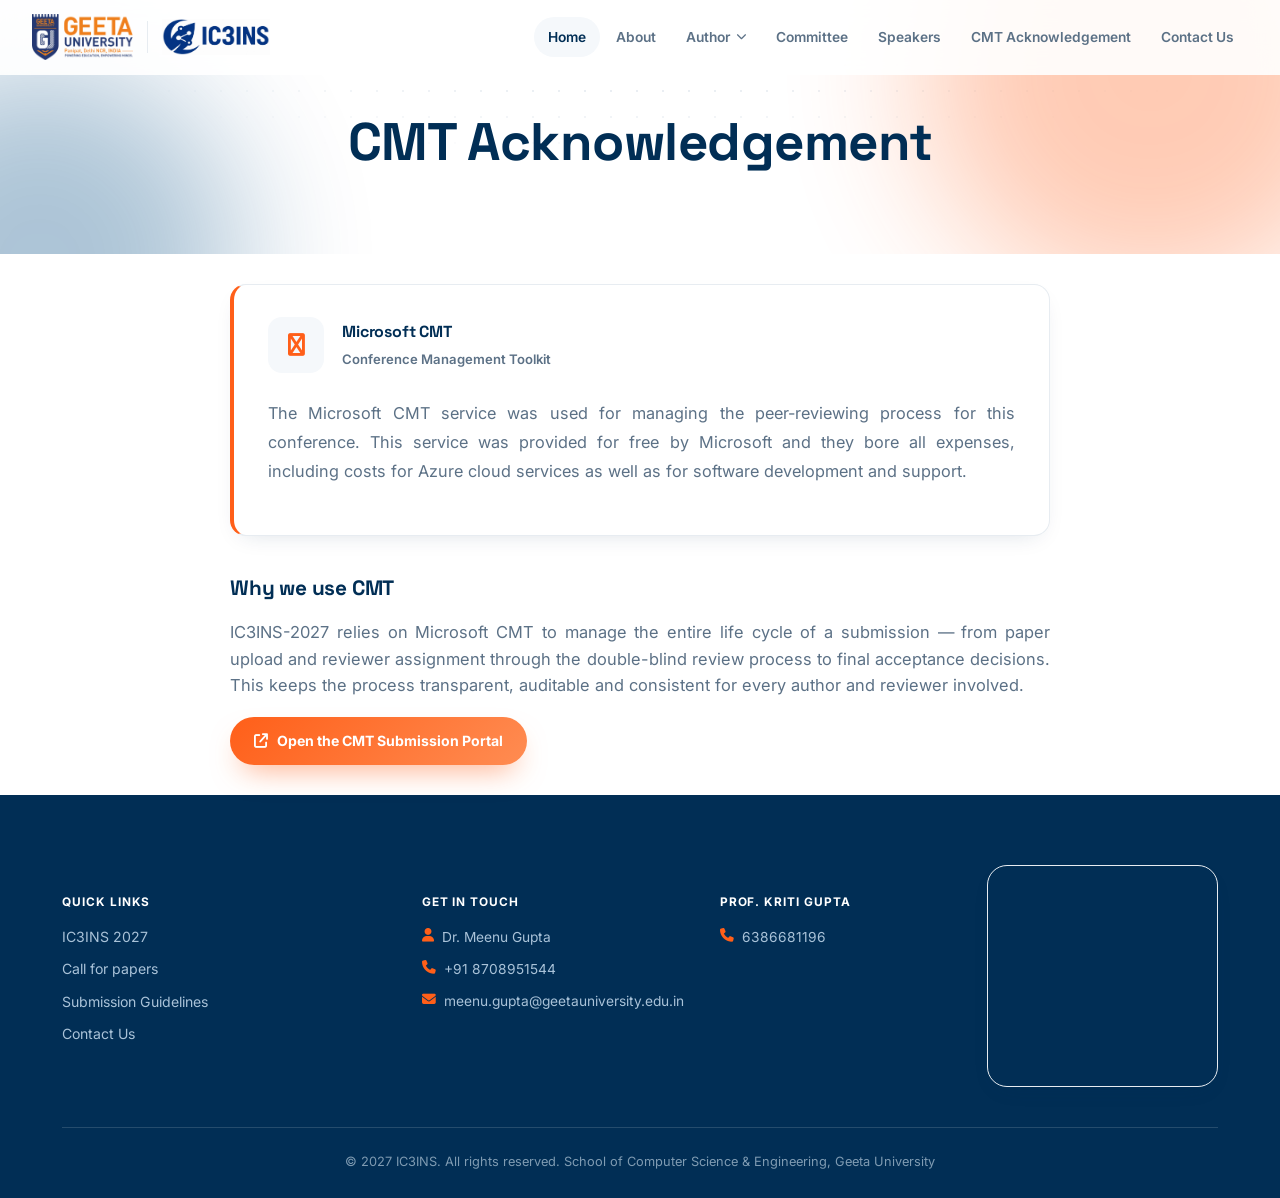
<file: cmt-acknowledgement.html>
<!DOCTYPE html>
<html lang="en">

<head>
  <meta charset="UTF-8">
  <meta name="viewport" content="width=device-width, initial-scale=1.0">
  <title>CMT Acknowledgement — IC3INS-2027</title>
  <link rel="icon"
    href="data:image/svg+xml,%3Csvg xmlns='http://www.w3.org/2000/svg' viewBox='0 0 100 100'%3E%3Crect width='100' height='100' rx='24' fill='%23012e55'/%3E%3Ccircle cx='50' cy='42' r='16' fill='%23ff5f19'/%3E%3Crect x='30' y='66' width='40' height='9' rx='4.5' fill='white'/%3E%3C/svg%3E">
  <link rel="preconnect" href="https://fonts.googleapis.com">
  <link rel="preconnect" href="https://fonts.gstatic.com" crossorigin>
  <link
    href="https://fonts.googleapis.com/css2?family=Space+Grotesk:wght@500;600;700&family=Inter:wght@400;500;600;700;800&display=swap"
    rel="stylesheet">
  <link rel="stylesheet" href="https://cdnjs.cloudflare.com/ajax/libs/font-awesome/6.5.1/css/all.min.css">
  <link rel="stylesheet" href="assets/css/styles.css">
</head>

<body>
  <nav class="nav" id="nav">
    <a href="index.html" class="brand">
      <img src="assets/img/geeta-university-logo.png" alt="Geeta University">
      <div class="brand-sep"></div>
      <img src="assets/img/ic3ins-logo.jpeg" alt="IC3INS-2027" style="height:36px;">
    </a>
    <ul class="nav-links" id="navLinks">
      <li><a href="index.html" class="active">Home</a></li>
      <li><a href="index.html#about">About</a></li>
      <li class="has-dropdown">
        <button class="nav-drop-btn">Author <i class="fa-solid fa-chevron-down"></i></button>
        <div class="dropdown-menu">
          <a href="call-for-papers.html"><i class="fa-solid fa-bullhorn"></i>Call for Papers</a>
          <a href="paper-submission-guidelines.html"><i class="fa-solid fa-file-arrow-up"></i>Paper Submission
            Guidelines</a>

          <a href="index.html#important-dates"><i class="fa-solid fa-calendar-days"></i>Proposed Date</a>
          <a href="camera_ready_submission.html"><i class="fa-solid fa-bullhorn"></i>Camera ready submission</a>
          <a href="index.html#registration-dates"><i class="fa-solid fa-user-check"></i>Registration Details</a>
        </div>
      </li>
      <li><a href="committee.html">Committee</a></li>
      <li><a href="index.html#speakers">Speakers</a></li>
      <li><a href="cmt-acknowledgement.html">CMT Acknowledgement</a></li>
      <li><a href="contact.html">Contact Us</a></li>
    </ul>
        <!-- MOBILE MENU OPEN BUTTON -->
    <button class="burger" id="burger" aria-label="Open menu">
      <i class="fa-solid fa-bars"></i>
    </button>
  </nav>

  <div class="mobile-menu" id="mobileMenu">
    <div class="mobile-menu-top">
      <div class="brand"><img src="assets/img/ic3ins-logo.jpeg" alt="IC3INS-2027" style="height:34px;"></div>
      <button class="burger" id="closeBurger"><i class="fa-solid fa-xmark"></i></button>
    </div>
    <a href="index.html">Home</a>
    <a href="index.html#about">About</a>
    <div class="mobile-drop">
      <a href="javascript:void(0)" class="mobile-toggle">Author <i
          class="fa-solid fa-chevron-down mobile-toggle-caret"></i></a>
      <div class="mobile-sub">
        <a href="call-for-papers.html">Call for Papers</a>
        <a href="paper-submission-guidelines.html">Paper Submission Guidelines</a>

        <a href="index.html#important-dates">Proposed Date</a>
        <a href="camera_ready_submission.html"></i>Camera ready submission</a>
        <a href="index.html#registration-dates">Registration Details</a>
      </div>
    </div>
    <a href="committee.html">Committee</a>
    <a href="index.html#speakers">Speakers</a>
    <a href="cmt-acknowledgement.html">CMT Acknowledgement</a>
    <a href="contact.html">Contact Us</a>
  </div>
  <main>

    <section class="page-hero">
      <div class="dotgrid"></div>
      <div class="blob blob1"></div>
      <div class="blob blob2"></div>
      <div class="wrap">
        <h1 class="reveal">CMT Acknowledgement</h1>
      </div>
    </section>

    <section class="sect">
      <div class="wrap">
        <div class="prose reveal" style="max-width:820px;">
          <div class="ack-box">
            <div class="cmt-logo-row">
              <div class="cmt-badge"><i class="fa-solid fa-microsoft"></i></div>
              <div>
                <h4 style="margin-bottom:2px;">Microsoft CMT</h4>
                <span style="font-size:.82rem; color:var(--ink-soft); font-weight:600;">Conference Management
                  Toolkit</span>
              </div>
            </div>
            <p>The Microsoft CMT service was used for managing the peer-reviewing process for this conference. This
              service was provided for free by Microsoft and they bore all expenses, including costs for Azure cloud
              services as well as for software development and support.</p>
          </div>

          <h3>Why we use CMT</h3>
          <p>IC3INS-2027 relies on Microsoft CMT to manage the entire life cycle of a submission — from paper upload and
            reviewer assignment through the double-blind review process to final acceptance decisions. This keeps the
            process transparent, auditable and consistent for every author and reviewer involved.</p>

          <div class="btn-row" style="justify-content:flex-start;">
            <a class="btn btn-primary" href="https://cmt3.research.microsoft.com/icccins2027" target="_blank"
              rel="noopener"><i class="fa-solid fa-arrow-up-right-from-square"></i>Open the CMT Submission Portal</a>
          </div>
        </div>
      </div>
    </section>

    <footer>
      <div class="wrap">
        <div class="foot-grid">
          <div class="fcol">
            <h6>Quick Links</h6>
            <a href="index.html#about">IC3INS 2027</a>
            <a href="call-for-papers.html">Call for papers</a>
            <a href="paper-submission-guidelines.html">Submission Guidelines</a>
            <a href="contact.html">Contact Us</a>
          </div>
          <div class="fcol">
            <h6>Get In Touch</h6>
            <div class="contact-line"><i class="fa-solid fa-user"></i><span>Dr. Meenu Gupta</span></div>
            <div class="contact-line"><i class="fa-solid fa-phone"></i><span>+91 8708951544</span></div>
            <div class="contact-line"><i
                class="fa-solid fa-envelope"></i><span>meenu.gupta@geetauniversity.edu.in</span></div>
          </div>
          <div class="fcol">
            <h6>Prof. Kriti Gupta</h6>
            <div class="contact-line"><i class="fa-solid fa-phone"></i><span>6386681196</span></div>
          </div>
          <div class="fcol">
            <div class="map-frame-footer">
              <iframe src="https://www.google.com/maps?q=Geeta+University+Panipat&output=embed" loading="lazy"
                referrerpolicy="no-referrer-when-downgrade" title="Geeta University, Panipat location"></iframe>
            </div>
          </div>
        </div>
        <div class="fbar">
          <span>© 2027 IC3INS. All rights reserved. School of Computer Science &amp; Engineering, Geeta University</span>
        </div>
      </div>
    </footer>


  </main>
  <script src="assets/js/mains.js"></script>
</body>

</html>
</file>
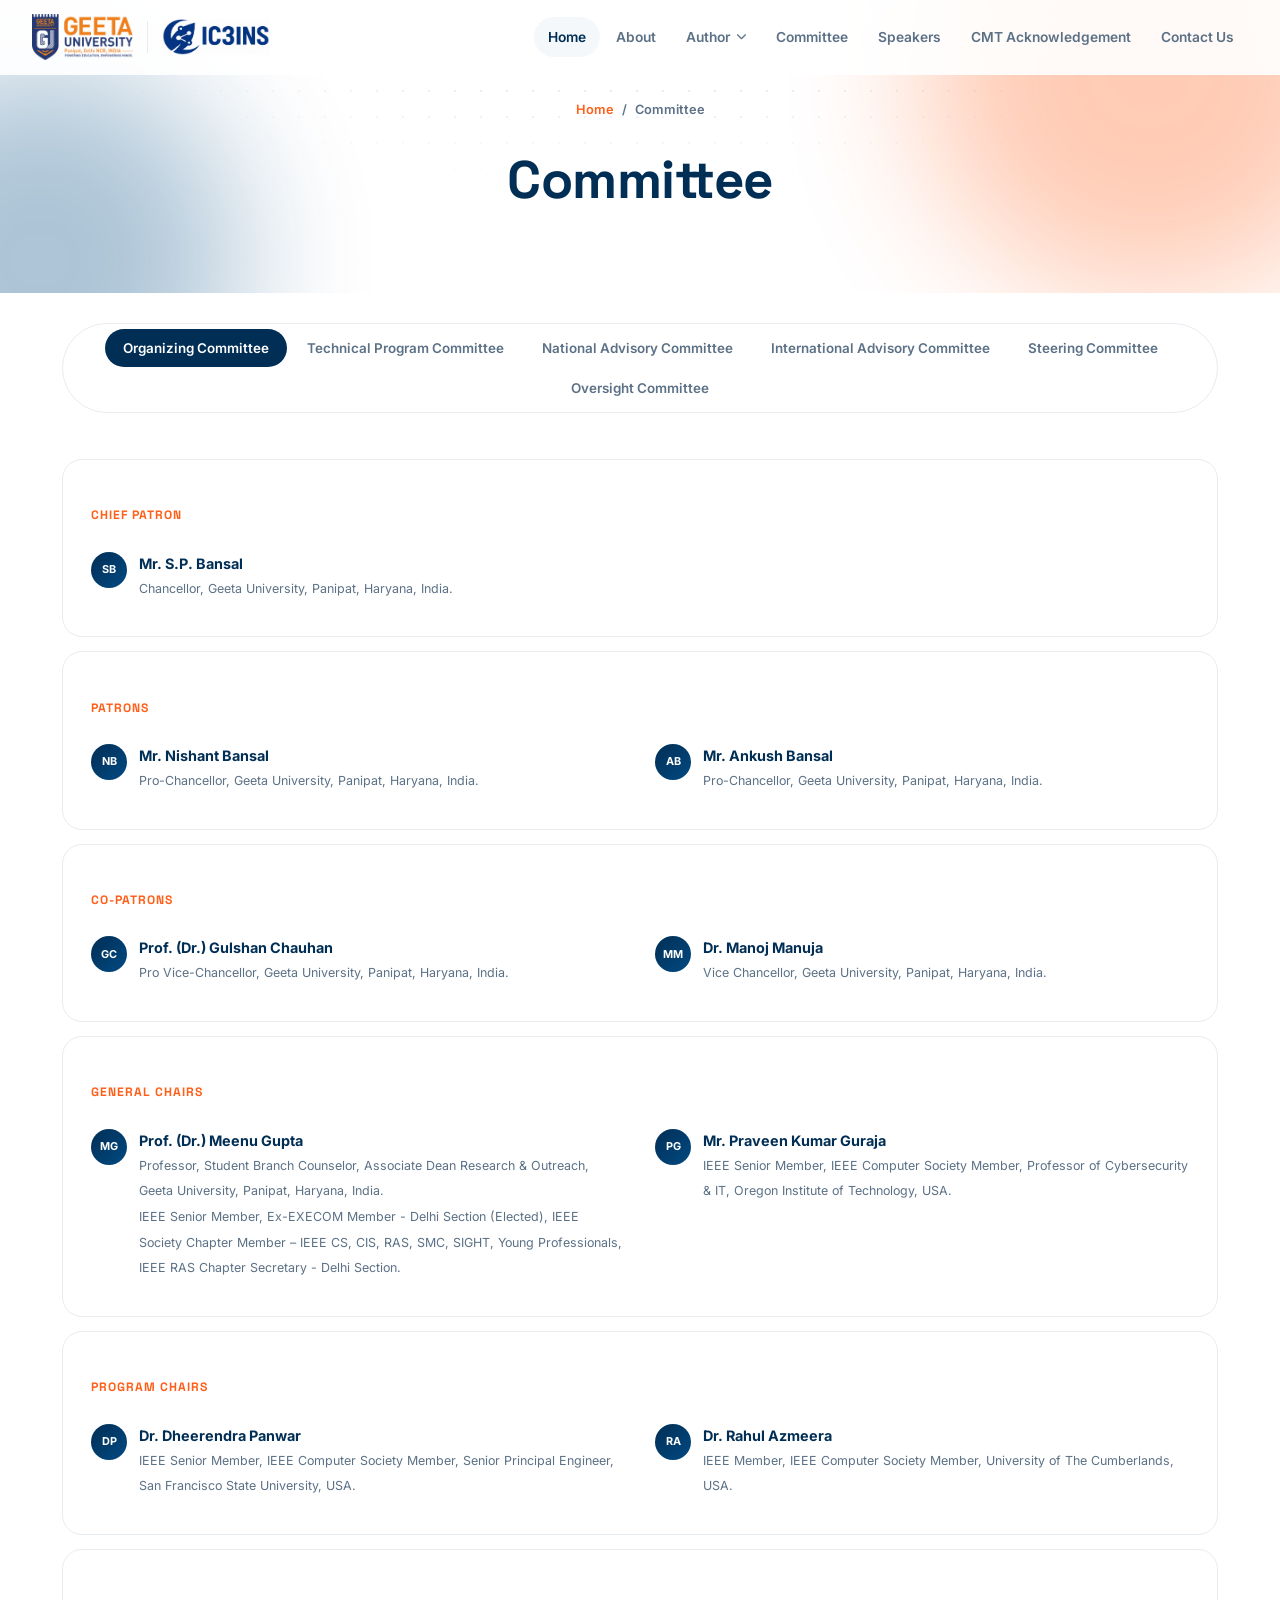
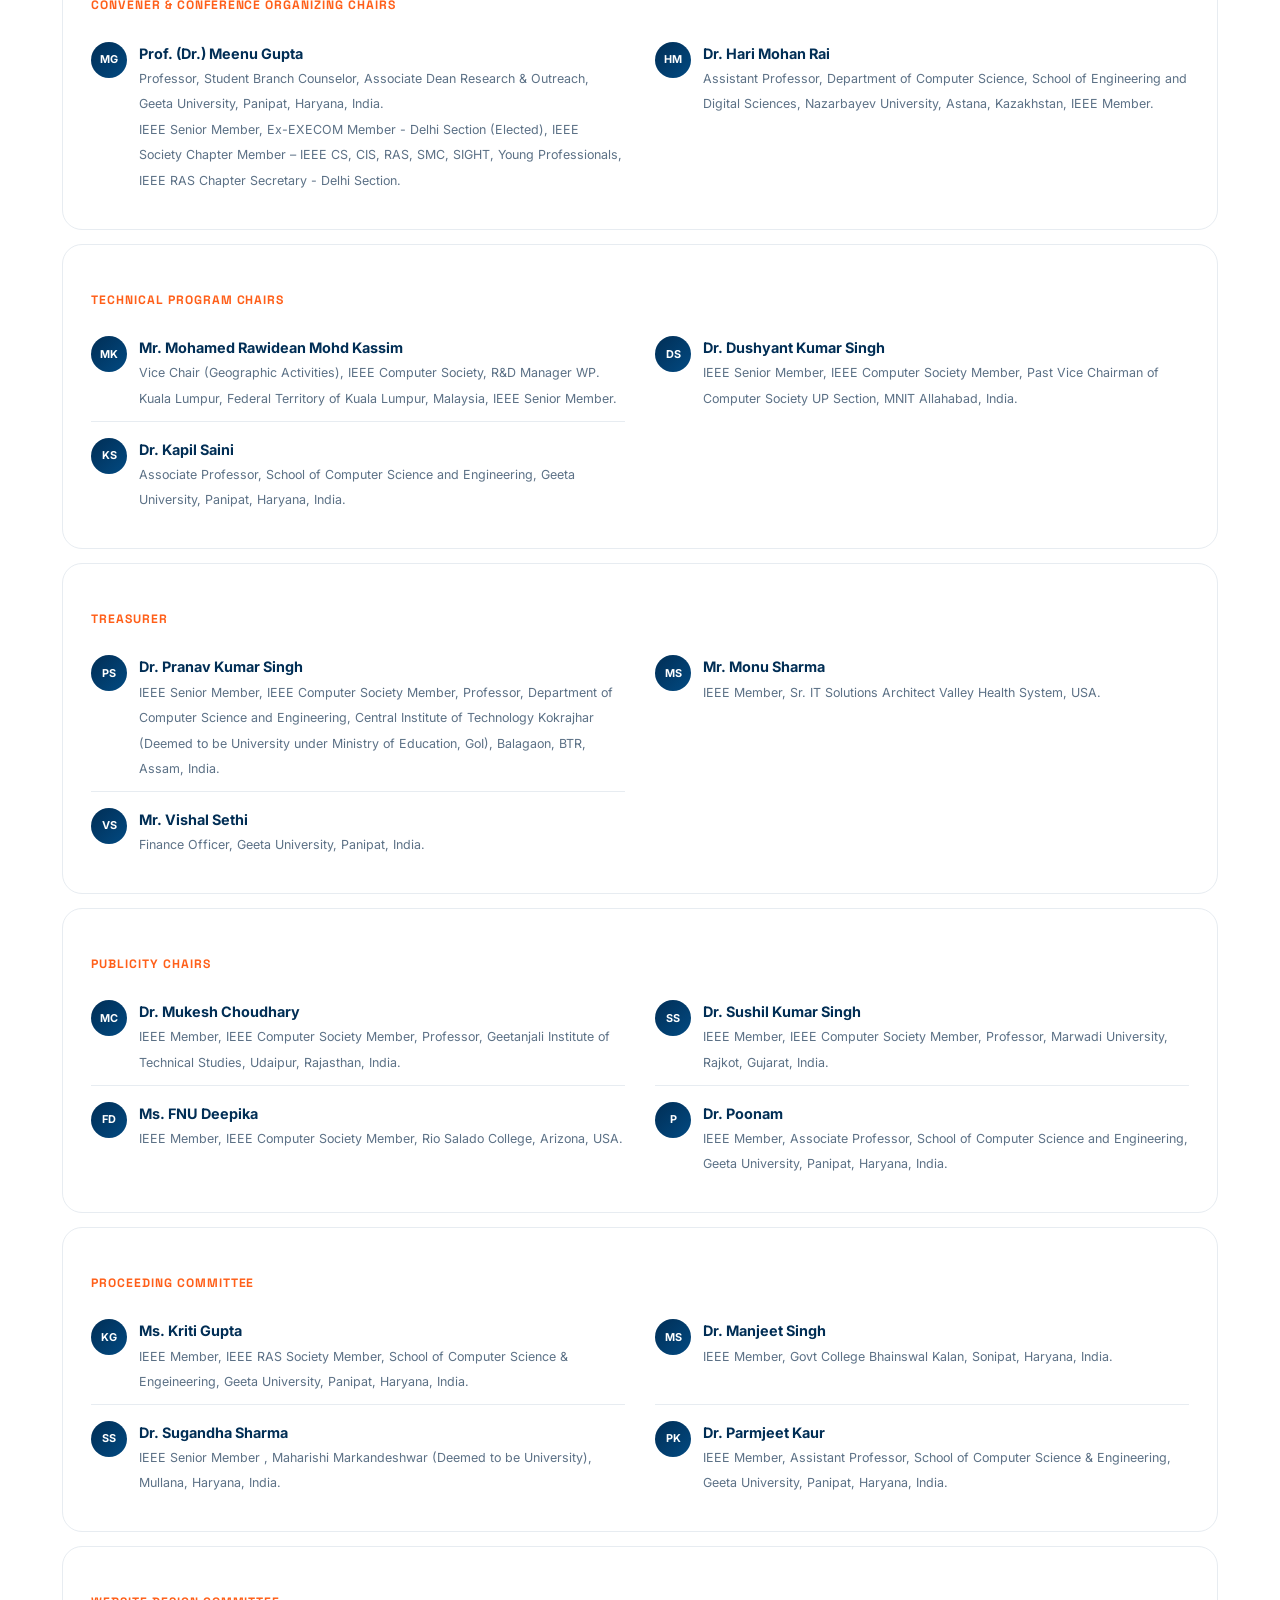
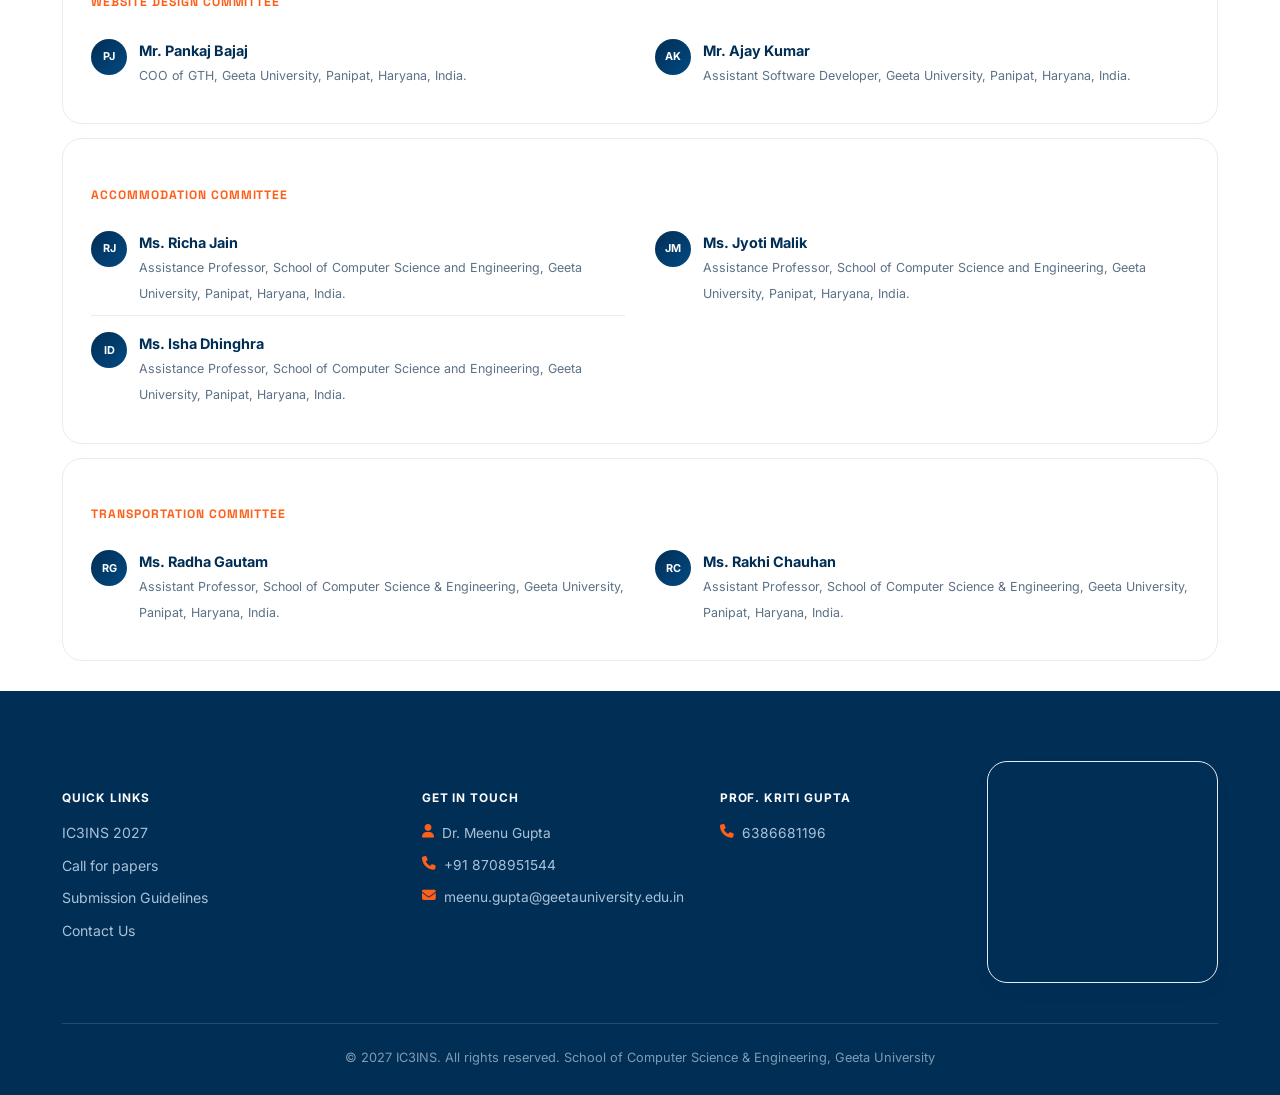
<file: committee.html>
<!DOCTYPE html>
<html lang="en">

<head>
  <meta charset="UTF-8">
  <meta name="viewport" content="width=device-width, initial-scale=1.0">
  <title>Committee — IC3INS-2027</title>
  <link rel="icon"
    href="data:image/svg+xml,%3Csvg xmlns='http://www.w3.org/2000/svg' viewBox='0 0 100 100'%3E%3Crect width='100' height='100' rx='24' fill='%23012e55'/%3E%3Ccircle cx='50' cy='42' r='16' fill='%23ff5f19'/%3E%3Crect x='30' y='66' width='40' height='9' rx='4.5' fill='white'/%3E%3C/svg%3E">
  <link rel="preconnect" href="https://fonts.googleapis.com">
  <link rel="preconnect" href="https://fonts.gstatic.com" crossorigin>
  <link
    href="https://fonts.googleapis.com/css2?family=Space+Grotesk:wght@500;600;700&family=Inter:wght@400;500;600;700;800&display=swap"
    rel="stylesheet">
  <link rel="stylesheet" href="https://cdnjs.cloudflare.com/ajax/libs/font-awesome/6.5.1/css/all.min.css">
  <link rel="stylesheet" href="assets/css/styles.css">
</head>

<body>

  <nav class="nav" id="nav">
    <a href="index.html" class="brand">
      <img src="assets/img/geeta-university-logo.png" alt="Geeta University">
      <div class="brand-sep"></div>
      <img src="assets/img/ic3ins-logo.jpeg" alt="IC3INS-2027" style="height:36px;">
    </a>
    <ul class="nav-links" id="navLinks">
      <li><a href="index.html" class="active">Home</a></li>
      <li><a href="index.html#about">About</a></li>
      <li class="has-dropdown">
        <button class="nav-drop-btn">Author <i class="fa-solid fa-chevron-down"></i></button>
        <div class="dropdown-menu">
          <a href="call-for-papers.html"><i class="fa-solid fa-bullhorn"></i>Call for Papers</a>
          <a href="paper-submission-guidelines.html"><i class="fa-solid fa-file-arrow-up"></i>Paper Submission
            Guidelines</a>

          <a href="index.html#important-dates"><i class="fa-solid fa-calendar-days"></i>Proposed Date</a>
          <a href="camera_ready_submission.html"><i class="fa-solid fa-bullhorn"></i>Camera ready submission</a>
          <a href="index.html#registration-dates"><i class="fa-solid fa-user-check"></i>Registration Details</a>
        </div>
      </li>
      <li><a href="committee.html">Committee</a></li>
      <li><a href="index.html#speakers">Speakers</a></li>
      <li><a href="cmt-acknowledgement.html">CMT Acknowledgement</a></li>
      <li><a href="contact.html">Contact Us</a></li>
    </ul>
    <!-- MOBILE MENU OPEN BUTTON -->
    <button class="burger" id="burger" aria-label="Open menu">
      <i class="fa-solid fa-bars"></i>
    </button>
  </nav>

  <div class="mobile-menu" id="mobileMenu">
    <div class="mobile-menu-top">
      <div class="brand"><img src="assets/img/ic3ins-logo.jpeg" alt="IC3INS-2027" style="height:34px;"></div>
      <button class="burger" id="closeBurger"><i class="fa-solid fa-xmark"></i></button>
    </div>
    <a href="index.html">Home</a>
    <a href="index.html#about">About</a>
    <div class="mobile-drop">
      <a href="javascript:void(0)" class="mobile-toggle">Author <i
          class="fa-solid fa-chevron-down mobile-toggle-caret"></i></a>
      <div class="mobile-sub">
        <a href="call-for-papers.html">Call for Papers</a>
        <a href="paper-submission-guidelines.html">Paper Submission Guidelines</a>

        <a href="index.html#important-dates">Proposed Date</a>
        <a href="camera_ready_submission.html">Camera ready submission</a>
        <a href="index.html#registration-dates">Registration Details</a>
      </div>
    </div>
    <a href="committee.html">Committee</a>
    <a href="index.html#speakers">Speakers</a>
    <a href="cmt-acknowledgement.html">CMT Acknowledgement</a>
    <a href="contact.html">Contact Us</a>
  </div>
  <main>

    <section class="page-hero">
      <div class="dotgrid"></div>
      <div class="blob blob1"></div>
      <div class="blob blob2"></div>
      <div class="wrap">
        <div class="crumb reveal"><a href="index.html">Home</a><span>/</span><span>Committee</span></div>
        <h1 class="reveal">Committee</h1>
      </div>
    </section>

    <section class="sect">
      <div class="wrap">
        <div class="seg-wrap reveal">
          <div class="seg" data-group="committee">
            <button class="active" data-panel="p-org">Organizing Committee</button>
            <button data-panel="p-tech">Technical Program Committee</button>
            <button data-panel="p-nat">National Advisory Committee</button>
            <button data-panel="p-int">International Advisory Committee</button>
            <button data-panel="p-steer">Steering Committee</button>
            <button data-panel="p-over">Oversight Committee</button>
          </div>
        </div>

        <!-- ORGANIZING COMMITTEE -->
        <div class="cpanel active" id="p-org" data-group="committee">
          <div class="role-groups">
            <div class="role-block">
              <h5>Chief Patron</h5>
              <div class="role-people">
                <div class="person-row">
                  <div class="avatar">SB</div>
                  <div><span class="name">Mr. S.P. Bansal</span><span class="role">Chancellor, Geeta University, Panipat, Haryana, India.</span>
                  </div>
                </div>
              </div>
            </div>

            <div class="role-block">
              <h5>Patrons</h5>
              <div class="role-people">
                <div class="person-row">
                  <div class="avatar">NB</div>
                  <div><span class="name">Mr. Nishant Bansal</span><span class="role">Pro-Chancellor, Geeta
                      University, Panipat, Haryana, India.</span></div>
                </div>
                <div class="person-row">
                  <div class="avatar">AB</div>
                  <div><span class="name">Mr. Ankush Bansal</span><span class="role">Pro-Chancellor, Geeta
                      University, Panipat, Haryana, India.</span></div>
                </div>
              </div>
            </div>

            <div class="role-block">
              <h5>Co-Patrons</h5>
              <div class="role-people">
                <div class="person-row">
                  <div class="avatar">GC</div>
                  <div><span class="name">Prof. (Dr.) Gulshan Chauhan</span><span class="role">Pro Vice-Chancellor,
                      Geeta University, Panipat, Haryana, India.</span></div>
                </div>
                <div class="person-row">
                  <div class="avatar">MM</div>
                  <div><span class="name">Dr. Manoj Manuja</span><span class="role">Vice Chancellor, Geeta
                      University, Panipat, Haryana, India.</span></div>
                </div>

              </div>
            </div>


            <div class="role-block">
              <h5>General Chairs</h5>
              <div class="role-people">
                <div class="person-row">
                  <div class="avatar">MG</div>
                  <div><span class="name">Prof. (Dr.) Meenu Gupta</span><span class="role">
                      Professor, Student Branch Counselor, Associate Dean Research & Outreach, Geeta University, Panipat, Haryana, India.
                      <br>
                      IEEE Senior Member, Ex-EXECOM Member - Delhi Section (Elected), IEEE Society Chapter Member – IEEE
                      CS, CIS, RAS, SMC, SIGHT, Young Professionals,
                      IEEE RAS Chapter Secretary - Delhi Section.</span></div>
                </div>
                <div class="person-row">
                  <div class="avatar">PG</div>
                  <div><span class="name">Mr. Praveen Kumar Guraja</span><span class="role">IEEE Senior Member, IEEE
                      Computer Society Member, Professor of Cybersecurity &amp; IT, Oregon Institute of Technology,
                      USA.</span></div>
                </div>
              </div>
            </div>
            <div class="role-block">
              <h5>Program Chairs</h5>
              <div class="role-people">
                <div class="person-row">
                  <div class="avatar">DP</div>
                  <div><span class="name">Dr. Dheerendra Panwar</span><span class="role">IEEE Senior Member, IEEE
                      Computer Society Member, Senior Principal Engineer, San Francisco State University,
                      USA.</span></div>
                </div>
                <div class="person-row">
                  <div class="avatar">RA</div>
                  <div><span class="name">Dr. Rahul Azmeera</span><span class="role">IEEE Member, IEEE Computer
                      Society Member, University of The Cumberlands, USA.</span></div>
                </div>
              </div>
            </div>

            <div class="role-block">
              <h5>Convener &amp; Conference Organizing Chairs</h5>
              <div class="role-people">
                <div class="person-row">
                  <div class="avatar">MG</div>
                  <div><span class="name">Prof. (Dr.) Meenu Gupta</span><span class="role">
                      Professor, Student Branch Counselor, Associate Dean Research & Outreach, Geeta University, Panipat, Haryana, India.
                      <br>
                      IEEE Senior Member, Ex-EXECOM Member - Delhi Section (Elected), IEEE Society Chapter Member – IEEE
                      CS, CIS, RAS, SMC, SIGHT, Young Professionals,
                      IEEE RAS Chapter Secretary - Delhi Section.</span></div>
                </div>
                <div class="person-row">
                  <div class="avatar">HM</div>
                  <div><span class="name">Dr. Hari Mohan Rai</span><span class="role">Assistant Professor, Department of
                      Computer Science, School of Engineering and Digital Sciences, Nazarbayev University, Astana,
                      Kazakhstan, IEEE Member.</span></div>
                </div>
              </div>
            </div>

            <div class="role-block">
              <h5>Technical Program Chairs</h5>
              <div class="role-people">
                <div class="person-row">
                  <div class="avatar">MK</div>
                  <div><span class="name">Mr. Mohamed Rawidean Mohd Kassim</span><span class="role">Vice Chair
                      (Geographic
                      Activities), IEEE Computer Society, R&D Manager
                      WP. Kuala Lumpur, Federal Territory of Kuala Lumpur, Malaysia, IEEE Senior Member.</span></div>
                </div>
                <div class="person-row">
                  <div class="avatar">DS</div>
                  <div><span class="name">Dr. Dushyant Kumar Singh</span><span class="role">IEEE Senior Member, IEEE
                      Computer Society Member, Past Vice Chairman of Computer Society UP Section, MNIT Allahabad,
                      India.</span></div>
                </div>
                <!-- <div class="person-row">
                  <div class="avatar">SI</div>
                  <div><span class="name">Prof. (Dr.) Sailesh Suryanarayan Iyer</span><span class="role">IEEE Member,
                      IEEE Computer Society Member, Principal, Narnarayan Shastri Institute of Technology–Institute
                      of Forensic Sciences and Cyber Security, Ahmedabad (Affiliated to National Forensics Sciences
                      University, Gandhinagar), India.</span></div>
                </div> -->
                <div class="person-row">
                  <div class="avatar">KS</div>
                  <div><span class="name">Dr. Kapil Saini</span><span class="role">Associate Professor, School of
                      Computer Science and Engineering, Geeta University, Panipat, Haryana, India.</span></div>
                </div>
              </div>
            </div>
            <div class="role-block">
              <h5>Treasurer</h5>
              <div class="role-people">
                <div class="person-row">
                  <div class="avatar">PS</div>
                  <div><span class="name">Dr. Pranav Kumar Singh</span><span class="role">IEEE Senior Member, IEEE
                      Computer Society Member, Professor, Department of Computer Science and Engineering, Central
                      Institute of Technology Kokrajhar (Deemed to be University under Ministry of Education, GoI),
                      Balagaon, BTR, Assam, India.</span></div>
                </div>
                <!-- <div class="person-row">
                  <div class="avatar">NG</div>
                  <div><span class="name">Dr. N. Gayathri</span><span class="role">IEEE Senior Member, IEEE Computer
                      Society Member, Professor, Gitam University, Bangalore, India.</span></div>
                </div> -->
                <!-- <div class="person-row">
                  <div class="avatar">RK</div>
                  <div><span class="name">Dr. S. Rakesh Kumar</span><span class="role">IEEE Senior Member, IEEE Computer
                      Society Member, Professor, Gitam University, Bangalore, India.</span></div>
                </div> -->
                <div class="person-row">
                  <div class="avatar">MS</div>
                  <div><span class="name">Mr. Monu Sharma</span><span class="role">IEEE Member, Sr. IT Solutions
                      Architect
                      Valley Health System, USA.</span></div>
                </div>
                <div class="person-row">
                  <div class="avatar">VS</div>
                  <div><span class="name">Mr. Vishal Sethi</span><span class="role">Finance Officer, Geeta University,
                      Panipat, India.</span></div>
                </div>
              </div>
            </div>
            <div class="role-block">
              <h5>Publicity Chairs</h5>
              <div class="role-people">
                <div class="person-row">
                  <div class="avatar">MC</div>
                  <div><span class="name">Dr. Mukesh Choudhary</span><span class="role">IEEE Member, IEEE Computer
                      Society Member, Professor, Geetanjali Institute of Technical Studies, Udaipur, Rajasthan,
                      India.</span></div>
                </div>
                <div class="person-row">
                  <div class="avatar">SS</div>
                  <div><span class="name">Dr. Sushil Kumar Singh</span><span class="role">IEEE Member, IEEE Computer
                      Society Member, Professor, Marwadi University, Rajkot, Gujarat, India.</span></div>
                </div>
                <div class="person-row">
                  <div class="avatar">FD</div>
                  <div><span class="name">Ms. FNU Deepika</span><span class="role">IEEE Member, IEEE Computer
                      Society Member, Rio Salado College, Arizona, USA.</span></div>
                </div>
                <div class="person-row">
                  <div class="avatar">P</div>
                  <div><span class="name">Dr. Poonam</span><span class="role">IEEE Member, Associate Professor,
                      School of
                      Computer Science and Engineering, Geeta University, Panipat, Haryana, India.</span></div>
                </div>
              </div>
            </div>
            <div class="role-block">
              <h5>Proceeding Committee</h5>
              <div class="role-people">
                <!-- <div class="person-row">
                  <div class="avatar">SS</div>
                  <div><span class="name">Dr. Shamneesh Sharma</span><span class="role">IEEE Senior Member,
                      Professor, School of Computer Science and Engineering, Geeta University, Panipat, Haryana,
                      India</span></div>
                </div> -->
                <div class="person-row">
                  <div class="avatar">KG</div>
                  <div><span class="name">Ms. Kriti Gupta</span><span class="role">IEEE Member, IEEE RAS Society Member,
                      School of Computer Science & Engeineering, Geeta University,
                      Panipat, Haryana, India.</span></div>
                </div>

                <div class="person-row">
                  <div class="avatar">MS</div>
                  <div><span class="name">Dr. Manjeet Singh</span><span class="role">IEEE Member, Govt College Bhainswal
                      Kalan,
                      Sonipat, Haryana, India.</span></div>
                </div>

                <div class="person-row">
                  <div class="avatar">SS</div>
                  <div><span class="name">Dr. Sugandha Sharma</span><span class="role">
                      IEEE Senior Member , Maharishi Markandeshwar (Deemed to be University), Mullana, Haryana,
                      India.</span></div>
                </div>

                
                 <div class="person-row">
                  <div class="avatar">PK</div>
                  <div><span class="name">Dr. Parmjeet Kaur</span><span class="role">IEEE Member, Assistant Professor,
                      School of Computer Science & Engineering, Geeta University, Panipat, Haryana, India.</span></div>
                </div>
               

              </div>
            </div>
            <div class="role-block">
              <h5>Website Design Committee</h5>
              <div class="role-people">
                <div class="person-row">
                  <div class="avatar">PJ</div>
                  <div><span class="name">Mr. Pankaj Bajaj</span><span class="role">COO of GTH, Geeta
                      University, Panipat, Haryana, India.
                    </span></div>
                </div>
                <div class="person-row">
                  <div class="avatar">AK</div>
                  <div><span class="name">Mr. Ajay Kumar</span><span class="role">Assistant Software Developer, Geeta
                      University, Panipat, Haryana, India.
                    </span></div>
                </div>
              </div>
            </div>

            <div class="role-block">
              <h5>Accommodation Committee</h5>
              <div class="role-people">
                <div class="person-row">
                  <div class="avatar">RJ</div>
                  <div><span class="name">Ms. Richa Jain</span><span class="role">Assistance Professor,
                      School of
                      Computer Science and Engineering, Geeta University, Panipat, Haryana, India.</span></div>
                </div>
                 <div class="person-row">
                  <div class="avatar">JM</div>
                  <div><span class="name">Ms. Jyoti Malik</span><span class="role">Assistance Professor,
                      School of
                      Computer Science and Engineering, Geeta University, Panipat, Haryana, India.</span></div>
                </div>

                <div class="person-row">
                  <div class="avatar">ID</div>
                  <div><span class="name">Ms. Isha Dhinghra</span><span class="role">Assistance Professor,
                      School of
                      Computer Science and Engineering, Geeta University, Panipat, Haryana, India.</span></div>
                </div>
              </div>
            </div>

            <div class="role-block">
              <h5>Transportation Committee</h5>
              <div class="role-people">

                <div class="person-row">
                  <div class="avatar">RG</div>
                  <div><span class="name">Ms. Radha Gautam</span><span class="role">Assistant Professor,
                      School of Computer Science & Engineering, Geeta University, Panipat, Haryana, India.</span></div>
                </div>
                <div class="person-row">
                  <div class="avatar">RC</div>
                  <div><span class="name">Ms. Rakhi Chauhan</span><span class="role">Assistant Professor,
                      School of Computer Science & Engineering, Geeta University, Panipat, Haryana, India.</span></div>
                </div>

              </div>
            </div>
          </div>
        </div>
        <!-- TECHNICAL PROGRAM COMMITTEE -->
        <div class="cpanel" id="p-tech" data-group="committee">
          <div class="list-search"><i class="fa-solid fa-magnifying-glass"></i><input type="text"
              data-search-target="techList" data-search-count="techCount" placeholder="Search by name or institution…">
          </div>
          <div class="list-count" id="techCount">60 results</div>
          <div class="num-list">
            <div class="num-cols" id="techList"></div>
          </div>
        </div>

        <!-- NATIONAL ADVISORY COMMITTEE -->
        <div class="cpanel" id="p-nat" data-group="committee">
          <div class="list-search"><i class="fa-solid fa-magnifying-glass"></i><input type="text"
              data-search-target="natList" data-search-count="natCount" placeholder="Search by name or institution…">
          </div>
          <div class="list-count" id="natCount">65 results</div>
          <div class="num-list">
            <div class="num-cols" id="natList"></div>
          </div>
        </div>

        <!-- INTERNATIONAL ADVISORY COMMITTEE -->
        <div class="cpanel" id="p-int" data-group="committee">
          <div class="list-search"><i class="fa-solid fa-magnifying-glass"></i><input type="text"
              data-search-target="intList" data-search-count="intCount" placeholder="Search by name or institution…">
          </div>
          <div class="list-count" id="intCount">62 results</div>
          <div class="num-list">
            <div class="num-cols" id="intList"></div>
          </div>
        </div>

        <!-- STEERING COMMITTEE -->
        <div class="cpanel" id="p-steer" data-group="committee">
          <div class="role-groups">
            <div class="role-block">
              <h5>Steering Committee</h5>
              <div class="role-people">
                <div class="person-row">
                  <div class="avatar">KK</div>
                  <div><span class="name">Prof. (Dr.) Krishan Kumar</span><span class="role">NIT Kurukshetra, India,
                      IEEE Senior Member</span></div>
                </div>
                <div class="person-row">
                  <div class="avatar">DS</div>
                  <div><span class="name">Prof. (Dr.) Dushyant Kumar Singh</span><span class="role">MNNIT Allahabad,
                      India, IEEE Senior Member</span></div>
                </div>
                <div class="person-row">
                  <div class="avatar">PB</div>
                  <div><span class="name">Prof. (Dr.) Prasanalakshmi Balaji</span><span class="role">King Khalid
                      University, Saudi Arabia, IEEE Member</span></div>
                </div>
                <div class="person-row">
                  <div class="avatar">AS</div>
                  <div><span class="name">Prof. (Dr.) Asadullah Shaikh</span><span class="role">Najran University, Saudi
                      Arabia, IEEE Senior Member</span></div>
                </div>
                <div class="person-row">
                  <div class="avatar">MM</div>
                  <div><span class="name">Prof. (Dr.) Minakshi Memoria</span><span class="role">College of Computer
                      Science, King Khalid University, Abha, IEEE Senior Member</span></div>
                </div>
                <div class="person-row">
                  <div class="avatar">NM</div>
                  <div><span class="name">Dr. Nikhil Kumar Marriwala</span><span class="role">University Institute of
                      Engineering and Technology, Kurukshetra University, Haryana, IEEE Member</span></div>
                </div>
              </div>
            </div>
          </div>
        </div>

        <!-- OVERSIGHT COMMITTEE -->
        <div class="cpanel" id="p-over" data-group="committee">
          <div class="role-groups">
            <div class="role-block">
              <h5>Oversight Committee</h5>
              <div class="role-people">
                <div class="person-row">
                  <div class="avatar">EG</div>
                  <div><span class="name">Dr. Ekta Gandotra</span><span class="role">Lead Member Coordinator for
                      InCACCT–2025 · Member, IEEE Delhi Section STDCOM on T&amp;P Act</span></div>
                </div>
                <div class="person-row">
                  <div class="avatar">MB</div>
                  <div><span class="name">Prof. Mahesh M Bundele</span><span class="role">Executive Committee Member ·
                      Member, IEEE Delhi Section STDCOM on T&amp;P Act</span></div>
                </div>
                <div class="person-row">
                  <div class="avatar">RS</div>
                  <div><span class="name">Prof. Rajnish Sharma</span><span class="role">Section Secretary · Member, IEEE
                      Delhi Section STDCOM on T&amp;P Act</span></div>
                </div>
                <div class="person-row">
                  <div class="avatar">CR</div>
                  <div><span class="name">Prof. Chakradhar C Reddy</span><span class="role">Executive Committee Member ·
                      Member, IEEE Delhi Section STDCOM on T&amp;P Act</span></div>
                </div>
                <div class="person-row">
                  <div class="avatar">VS</div>
                  <div><span class="name">Prof. Vivek Shrivastava</span><span class="role">PES-IAS Chapter Secretary ·
                      Member, IEEE Delhi Section STDCOM on T&amp;P Act</span></div>
                </div>
                <div class="person-row">
                  <div class="avatar">SK</div>
                  <div><span class="name">Dr. Sneha Kabra</span><span class="role">Section Joint Secretary · Member,
                      IEEE Delhi Section STDCOM on T&amp;P Act</span></div>
                </div>
              </div>
            </div>
          </div>
        </div>

      </div>
    </section>

    <!-- <section class="wrap">
      <div class="cta reveal">
        <h2>Interested in joining a committee?</h2>
        <p>Reach out to the conference secretariat — we welcome reviewers and volunteers from academia and industry.</p>
        <div class="btn-row">
          <a class="btn btn-primary" href="contact.html"><i class="fa-solid fa-envelope"></i>Contact Us</a>
        </div>
      </div>
    </section> -->

    <footer>
      <div class="wrap">
        <div class="foot-grid">
          <div class="fcol">
            <h6>Quick Links</h6>
            <a href="index.html#about">IC3INS 2027</a>
            <a href="call-for-papers.html">Call for papers</a>
            <a href="paper-submission-guidelines.html">Submission Guidelines</a>
            <a href="contact.html">Contact Us</a>
          </div>
          <div class="fcol">
            <h6>Get In Touch</h6>
            <div class="contact-line"><i class="fa-solid fa-user"></i><span>Dr. Meenu Gupta</span></div>
            <div class="contact-line"><i class="fa-solid fa-phone"></i><span>+91 8708951544</span></div>
            <div class="contact-line"><i
                class="fa-solid fa-envelope"></i><span>meenu.gupta@geetauniversity.edu.in</span></div>
          </div>
          <div class="fcol">
            <h6>Prof. Kriti Gupta</h6>
            <div class="contact-line"><i class="fa-solid fa-phone"></i><span>6386681196</span></div>
          </div>
          <div class="fcol">
            <div class="map-frame-footer">
              <iframe src="https://www.google.com/maps?q=Geeta+University+Panipat&output=embed" loading="lazy"
                referrerpolicy="no-referrer-when-downgrade" title="Geeta University, Panipat location"></iframe>
            </div>
          </div>
        </div>
        <div class="fbar">
          <span>© 2027 IC3INS. All rights reserved. School of Computer Science &amp; Engineering, Geeta
            University</span>
        </div>
      </div>
    </footer>

  </main>

  <script>
    function renderList(id, items) {
      const el = document.getElementById(id);
      items.forEach((entry, i) => {
        const sepIdx = entry.indexOf(' – ') !== -1 ? entry.indexOf(' – ') : entry.indexOf(', ');
        const sepLen = entry.indexOf(' – ') !== -1 ? 3 : 2;
        const name = sepIdx !== -1 ? entry.slice(0, sepIdx) : entry;
        const rest = sepIdx !== -1 ? entry.slice(sepIdx + sepLen) : '';
        const div = document.createElement('div');
        div.className = 'num-item';
        div.dataset.search = entry.toLowerCase();
        div.innerHTML = `<span class="idx">${String(i + 1).padStart(2, '0')}</span><span><b>${name}</b>${rest ? ' — ' + rest : ''}</span>`;
        el.appendChild(div);
      });
    }

    const technical = [
      "Dr. Ahmed A. Elngar – Beni-Suef University, Egypt / AUE, Dubai, UAE",
      "Dr. Ayush Dogra – Ronin Institute, USA",
      "Dr. Vedpal – J. C. Bose University of Science and Technology, India",
      "Dr. Mohamed Yasin Noor Mohamed – Sultan Qaboos University, Oman",
      "Dr. Tanvi Arora – Chandigarh Engineering College, Landran, India",
      "Dr. Maheshwari Prasad Singh – NIT Patna, India",
      "Dr. Syed Mutahar Aaqib – Amar Singh College, Srinagar, India",
      "Prof. Rajdeep Kaur – Chandigarh University, Punjab, India",
      "Prof. (Dr.) Reshma Banu – GSSS Institute, New Delhi, India",
      "Dr. Dushyant Kumar Singh – MNNIT Allahabad, India",
      "Dr. Pooja Pathak – GLA University, India",
      "Dr. B. Sundaravadivazhagn – University of Technology and Applied Sciences, Oman",
      "Dr. Neeraj Kumar Pandey – DIT University, Dehradun, India",
      "Prof. (Dr.) Neeraj Kumar – Thapar Institute, Patiala, India",
      "Dr. Narina Thakur – Bhagwan Parshuram Institute of Technology, Delhi",
      "Prof. (Dr.) S. Albert Alexander – Kongu Engineering College, India",
      "Prof. Aman Dureja – Bhagwan Parshuram Institute of Technology, New Delhi",
      "Dr. Rituraj Soni – Engineering College Bikaner, Rajasthan, India",
      "Prof. (Dr.) Avinash Sharma – Maharishi Markandeshwar Engineering College, India",
      "Dr. Gagangeet Singh Aujla – Durham University, UK",
      "Prof. (Dr.) Salah Albermany – University of Kufa, Iraq",
      "Dr. Parvathaneni Naga Srinivasu – VNR VJIET, Hyderabad, India",
      "Prof. Reeya Agrawal – GLA University, Mathura, India",
      "Prof. Puneet Kumar – Chandigarh University, Punjab, India",
      "Prof. Binny S. – Kristu Jyoti College of Management & Tech, Kerala, India",
      "Prof. Ajay Dureja – Tecnia Institute, New Delhi, India",
      "Dr. Amrit Pal – VIT Chennai, India",
      "Dr. Pradeep N – Bapuji Institute, Davangere, Karnataka, India",
      "Prof. (Dr.) Xiao-Zhi Gao – University of Eastern Finland, Finland",
      "Dr. Ashish Khanna – Maharaja Agrasen Institute, New Delhi, India",
      "Dr. V. Sivakumar – Dayananda Sagar Academy, Karnataka, India",
      "Dr. Abid Hussain – Career Point University, Rajasthan, India",
      "Dr. Payal Gulati – YMCA Faridabad, India",
      "Prof. Ajitesh Kumar – GLA University, Mathura, India",
      "Prof. (Dr.) Sukhvinder Kaur – Punjab, India",
      "Prof. Shikha Verma – JSS Academy of Technical Education, Noida, India",
      "Prof. (Dr.) Zdzislaw Polkowski – WSG University, Poland",
      "Prof. Jitesh Kumar Bhatia – GLA University, Mathura, India",
      "Dr. R. Karthikeyan Ramamoorthy – Vardhaman College, Hyderabad, India",
      "Dr. Manu Gupta – Sreenidhi Institute, Hyderabad, India",
      "Prof. Sania Kukkar – Tecnia Institute, New Delhi, India",
      "Dr. Pranav K Singh – CIT Kokrajhar, Assam, India",
      "Dr. Ashish Kumar – Bharati Vidyapeeth College of Engineering, New Delhi",
      "Dr. Ihtiram Raza Khan – Jamia Hamdard, New Delhi, India",
      "Prof. Charu Awasthi – KIET, Ghaziabad, India",
      "Prof. (Dr.) S. S. Tyagi – IITM, Greater Noida",
      "Dr. Mohamed El Malki – Mohammed First University, Morocco",
      "Prof. (Dr.) Seifeddine Kadry – Noroff University College, Norway",
      "Dr. Ambooj – Tecnia Institute, New Delhi, India",
      "Prof. Abhishek Goyal – Raj Kumar Goel Institute, Ghaziabad, India",
      "Dr. Ahmed Y Mohammed – University of Mosul, Iraq",
      "Prof. (Dr.) Srinivasa K G – IIIT Naya Raipur, India",
      "Prof. Amiripalli Shanmuk Srinivas – GITAM University, Andhra Pradesh, India",
      "Mr. Samuel Jigme Harrison – ST Microelectronics, Singapore",
      "Prof. Dr. Anand Nayyar – Duy Tan University, Vietnam",
      "Dr. Renu Dhir – NIT Jalandhar, India",
      "Prof. Dr. Pawan Whig – VIPS, New Delhi, India",
      "Dr. S. Jawahar – Sri Krishna College, Coimbatore, India",
      "Dr. Sharad – Chitkara University, Punjab, India",
      "Dr. Prabhu Jayagopal – VIT, Tamil Nadu, India"
    ];

    const national = [
      "Prof. Bharti Jaidev Khemani, Assistant Professor, A. P. Shah Institute of Technology, Computer Engineering Department",
      "Prof. (Dr.) Santhosh Krishna B V, Associate Professor, Computer Science and Engineering, New Horizon College of Engineering",
      "Prof. (Dr.) Irfan Alam, Assistant Professor, Centre For Security and Digital Forensics, Scai, VIT Bhopal University",
      "Prof. (Dr.) Jjohn Paul, Assistant Professor, Karunya Institute of Technology and Sciences",
      "Prof. Muralikrishna Ch, Research Associate, Bits-Pilani, Hyderabad Campus",
      "Prof. Syedali Mehdi, Assistant Professor, Jamia Hamdard, Department of CSE",
      "Prof. (Dr.) Lalit kumar Bansal, Associate Professor, Maharishi Markandeshwar Deemed to be University, Mullana Ambala Haryana",
      "Prof. (Dr.) Sabitha Banu A, Assistant Professor, PSGR Krishnammal College For Women, Department of Computer Science With Cybersecurity",
      "Prof. Sravanthi Dontu, PhD Research Scholar & IT Professional, University of The Cumberlands, Dept. of Information Technology",
      "Prof. Garima Mathur, Head & Professor, Poornima College of Engineering Jaipur, Department of Electronics and Communication Engineering",
      "Prof. (Dr.) Devidas S, Assistant Professor, NIT-Bhopal, Department of Mathematics, Bioinformatics and Computer Applications",
      "Prof. (Dr.) Tarun Kumar Vashishth, Associate Professor, School of Computer Science and Applications, IIMT University, Meerut, U.P, India",
      "Prof. (Dr.) Sarabjotsingh Anand, Chief Technology officer, Sabudh Foundation",
      "Prof. (Dr.) Amarsinhv. Vidhate, Prof. & Head (Computer Engg. Dept.), Ramrao Adik Institute of Technology",
      "Prof. (Dr.) Saileshsuryanarayan Iyer, Dean, Rai School of Engineering, Rai University",
      "Prof. (Dr.) Siva Kumar Subramaniam, Associate Professor, Universiti Teknikal Malaysia Melaka, Faculty of Electronics and Computer Technology and Engineering",
      "Prof. (Dr.) Richana Sharma, Assistant Professor, Chandigarh University and CSE",
      "Prof. (Dr.) Sanjeev Sharma, Professor and Director, New Horizon College of Engineering",
      "Prof. (Dr.) Hirenkumar Kukadiya, Assistant Professor, Gandhinagar Institute of Computer Science and Application, Gandhinagar University",
      "Prof. Puja Dhar, Assistant Professor, Chairperson-MCA, Institute of Technology and Science, Ghaziabad",
      "Prof. (Dr.) Thanigaivelu P S, Assistant Professor, Department of Computing Technologies, SRM Institute of Science and Technology",
      "Prof. Dinesh Babu A, Assistant Professor (Sr.G), SRM Institute of Science and Technology, Vadapalani Campus",
      "Prof. Jothiraj Selvaraj, Senior Doctoral Research Fellow, SRM Institute of Science and Technology, Biomedical Engineering, Kattankulathur",
      "Prof. Ishaan Dawar, Assistant Professor, DIT University, School of Computing",
      "Prof. (Dr.) Sudharson K, Associate Professor, Rmd Engineering College, Department of Artificial Intelligence and Machine Learning",
      "Prof. Nitin Anand, Ph.D Research Scholar, Department of Computer Science and Engineering, National Institute of Technology Manipur",
      "Prof. Deepika Jegan Mohan, Assistant Professor, Dept. of Information Technology / Sona College of Technology",
      "Prof. (Dr.) Pardeepsingh Tiwana, Assistant Professor, Cgc College of Engineering Landran, Computer Science & Engineering",
      "Prof. (Dr.) Parul Datta, Assistant Professor, CSE, Chandigarh University",
      "Prof. (Dr.) Stalin David D, Associate Professor, Vel Tech Multi Tech Prof. Dr. Rangarajan Dr. Sakunthala Engineering College",
      "Prof. Selvaprasanth Panneerselvam, Assistant Professor, Department of Civil Engineering, Mailam Engineering College, Villupuram District, Tamil Nadu",
      "Prof. Subhash Chandra Pal, Senior Research Fellow, Electrical Engineering, NIT Durgapur, India",
      "Prof. (Dr.) Samraat Sharma, Associate Professor, RBMI Group of Institutions, Bareilly",
      "Prof. (Dr.) Ramesh Shunmugam, Assistant Professor, Rajalakshmi Engineering College, Mechatronics Department",
      "Prof. (Dr.) Ghaidaa Muttasher Abdulsaheb, University of Technology, University of Technology-Baghdad",
      "Prof. Deepansh Kulshrestha, Student, Department of Electrical Engineering, Madhav Institute of Technology & Science, Gwalior",
      "Prof. (Dr.) Omprakash Singh, Assistant Professor, Indian Institute of Information Technology Bhagalpur, CSE",
      "Prof. Ankur Chaudhary, Assistant Professor, Noida Institute of Engineering and Technology",
      "Prof. (Dr.) Brojokishore Mishra, Professor, NIST University",
      "Prof. (Dr.) Rakesh Kumar S, Assistant Professor, Gitam University, Dept of Computer Science and Engineering",
      "Prof. (Dr.) Sanjeevkumar Angadi, Associate Professor, Pcet'S & Nmvpm'S Nutan College of Engineering and Research",
      "Prof. (Dr.) Aditya Kumar Singh Pundir, Professor, Arya College of Engineering and Information Technology",
      "Prof. Amandeep Minhas, JRF, Electrical Engineering Department, NIT Durgapur India",
      "Prof. Sarvesh Kumar, Assistant Professor, The ICFAI University, Jaipur",
      "Prof. Garima Jain, Deputy Head, Noida Institute of Engineering and Technology",
      "Prof. (Dr.) Somnath B Thigale, Professor, CSE Dept., Fabtech Technical Campus College of Engineering & Research",
      "Prof. (Dr.) Sunilkumar Chawla, Associate Professor, Computer Science and Engineering, Chitkara University, Punjab",
      "Prof. (Dr.) Punam Rattan, Professor, School of Computer Application, Lovely Professional University",
      "Prof. Ananya Kapoor, Student, Bits Pilani Hyderabad Campus (Dept of CSIS and Economics)",
      "Prof. (Dr.) Rashmi Soni, Professor & Research Supervisor, Dayananda Sagar Academy of Technology and Management, Bengaluru",
      "Prof. Himanshu Nandanwar, Research Scholar, Department of CSE, Delhi Technological University",
      "Prof. Aaqib Danish, Assistant Professor, PIMR Parul University",
      "Prof. (Dr.) Vinayakumar Ravi, Assistant Research Professor, Center For Artificial Intelligence, Prince Mohammad Bin Fahd University",
      "Prof. Dinesh Kumar, Data Scientist, Data Science & Analytics, Idcc, Pratt & Whitney",
      "Prof. (Dr.) Balaji Chandrasekar, Assistant Professor, Department of Electrical and Electronics Engineering, SRM Institute of Science and Technology, Kattankulathur, Chennai",
      "Prof. (Dr.) Soumi Dutta, Associate Professor, Computer Science Department, Sister Nivedita University",
      "Prof. (Dr.) Ganesh Gopal Devarajan, Professor, Department of Computer Science and Engineering, SRM Institute of Science and Technology, Delhi-NCR Campus, Modinagar, Ghaziabad",
      "Prof. (Dr.) Sathish K, Assistant Professor Sg, Department of Electronics and Communications Engineering, Saveetha School of Engineering, Chennai",
      "Prof. (Dr.) Mamataben Soni, Associate Professor, Madhav University, Pindwara, Physics",
      "Prof. (Dr.) Prabhdeep Singh, Associate Professor, Chandigarh University",
      "Prof. (Dr.) Bhaskar Kapoor, Assistant Professor (Sr. Scale), Maharaja Agarsen Institute of Technology Delhi, IT Department",
      "Prof. Reenu Bhatia, Assistant Professor, PSR Govt. Degree College Baijnath, Kangra, H.P.",
      "Prof. (Dr.) Ashish Sharma, Associate Professor, Department of Computer Engineering and Applications, GLA University, Mathura (Up)",
      "Prof. (Dr.) Pradeep Narayanrao Fale, Assistant Professor, Priyadarshini College of Engineering, Nagpur",
      "Prof. (Dr.) Ravi Raushan Kumar Chaudhary, Assistant Professor, Parul University, Vadodara, Gujarat"
    ];

    const international = [
      "Prof. Najmus Sakib Sizan, Senior Research Fellow, Department of Computer Science and Engineering, Jagannath University, Dhaka, Bangladesh",
      "Prof. (Dr.) Yuvaraju Chinnam, Research Scientist, Blue Eye Soft Corp. R&D, USA",
      "Prof. (Dr.) Adithya Padthe, Software Engineer, Information Technology, United States of America",
      "Prof. (Dr.) Rohith Vallabhaneni, Principal Security Architect, National Institutes of Health, United States of America",
      "Prof. (Dr.) Sanjaikanth E Vadakkethil Somanathan Pillai, Staff Site Reliability Engineer, Visa Inc., Texas, United States of America",
      "Prof. Sravanthi Dontu, PhD Research Scholar & IT Professional, University of the Cumberlands, New Jersey, United States of America",
      "Prof. (Dr.) Santosh Reddy Addula, Research Scholar, Department of Information Technology, University of the Cumberlands, United States of America",
      "Prof. Raghupathi Thota, Senior Engineering Manager, Charles Schwab, United States",
      "Prof. Somnath Banerjee, Data Engineer, Amfam, USA",
      "Prof. (Dr.) Chinmaya Dash, Associate Professor, Department of Computer Science, St. Claret College, Autonomous, Bangalore, India",
      "Prof. (Dr.) Sunita Warjri, Research Scientist, University of South Bohemia, FROV Laboratory of Signal and Image Processing, Ceske Budejovice, Czech Republic",
      "Prof. Sanat K Pattanaik, Principal Security Architect, ADP (Global Security), Atlanta, GA, USA",
      "Prof. Ram Chandra Sachan, Network Architect, Wipro, USA",
      "Prof. Gangadhararamachary Ramadudu, Software Development Manager, PayPal, United States of America",
      "Prof. Sapana Garud, AVP, Barclays, New Jersey, United States",
      "Prof. Vinoth M Manamala Sudhakar, Senior Data Scientist, Cloud Software Group Inc, Austin, Texas, United States",
      "Prof. Ronak Kumar Bathani, Senior Data Engineer, ResMed, Product Development, Atlanta, USA",
      "Prof. Praveen Tomar, Head of Data Automation (Data and AI), OFGEM, United Kingdom",
      "Prof. (Dr.) Deepak Kumar, Research Scholar, Information Technology, University of the Cumberlands, KY, USA",
      "Prof. Vinod Veeramachaneni, IT Manager, Dish LLC, USA",
      "Prof. Medha Gupta, Senior Data Engineer, Beyond Inc, United States of America",
      "Prof. Jitender Jain, Manager - Projects, Cognizant, United States of America",
      "Prof. Sunil Kumar Reddy Jorepalli, Vice President (Lead Infrastructure Engineer), JPMorgan Chase, San Francisco, California, United States",
      "Prof. Vinoth Manamala Sudhakar, Senior Data Scientist, Cloud Software Group Inc, Austin, Texas, USA",
      "Prof. Lakshmojee Koduru, Senior Business Analytics Specialist, Google, Texas, USA",
      "Prof. (Dr.) Mohan Kumar Meesala, Researcher, University of the Cumberlands, USA",
      "Prof. Vinoth Manamala Sudhakar, Senior Data Scientist, Cloud Software Group Inc, Austin, TX, United States",
      "Prof. (Dr.) Priyanka Pawar, Software Engineer / Researcher, University of the Cumberlands, Dublin, California, United States of America",
      "Prof. Kalyan Chakradhar Regula, Principal Engineering Manager, Microsoft, United States of America",
      "Prof. (Dr.) Vinayakumar Ravi, Assistant Research Professor, Center for Artificial Intelligence, Prince Mohammad Bin Fahd University, Khobar, Saudi Arabia",
      "Prof. Ronakkumar Bathani, Senior Data Engineer, ResMed, Atlanta, USA",
      "Prof. Venkata Saiteja Kalluri, CRM Developer & SME, Cleaver-Brooks, Information Technology, USA",
      "Dr. Sanman Jain Nellikar, Program Director and Faculty, Department of Accounting & Finance, Stirling School of Management, University of Stirling, RAK Campus, Ras Al Khaimah, UAE",
      "Prof. Sandeep Rangineni, Software Engineer, Pluto TV, United States",
      "Prof. (Dr.) Shamik Palit, Associate Professor, Department of Computing & Software Engineering, University of Stirling RAK Campus, United Arab Emirates",
      "Prof. Sunil Kumar CT, Director-Academics, University of Stirling, RAK, UAE",
      "Prof. Preetha V K, Assistant Professor, University of Stirling, RAK, United Arab Emirates",
      "Prof. (Dr.) Saravanakumar Gurusamy, Associate Professor, FDRE TVT Institute, Electrical and Electronics Department, Addis Ababa, Ethiopia",
      "Prof. (Dr.) Sukhjit Singh Sehra, Assistant Professor, Wilfrid Laurier University, Canada",
      "Prof. (Dr.) Hafiz Muhammad Ali, Professor, KFUPM, Saudi Arabia",
      "Prof. (Dr.) Jan Carlo Arroyo, Associate Professor, College of Information and Computing Studies, Northern Iloilo State University, Iloilo, Philippines",
      "Prof. (Dr.) Chithik Raja Mohamed Sinnaiya, Faculty, University of Technology and Applied Sciences, Salalah, Sultanate of Oman",
      "Prof. (Dr.) Ahmed Boutejdar Boutejdar, PhD Researcher, German Research Foundation DFG, Germany",
      "Prof. (Dr.) Nikolay F Djagarov, Professor, Nikola Vaptsarov Naval Academy, Electrical Department, Varna, Bulgaria",
      "Prof. (Dr.) Prasanalakshmi Balaji, Research Professor, King Khalid University, Abha, Saudi Arabia",
      "Prof. Chinu Singla, Assistant Professor, University of the People, United States of America",
      "Prof. (Dr.) Ayman Batisha, International Sustainability Institute (ISI), Egypt",
      "Prof. (Dr.) Klimis Ntalianis, Professor, University of West Attica, Department of Business Administration, Athens, Greece",
      "Prof. (Dr.) Ajay Kumar, Faculty, NIIT (China) Limited, Dept. of Learning & Development, Guiyang, China",
      "Prof. Álvaro Nuno Santos, ANFSS, Polytechnic University of Coimbra, Coimbra, Portugal",
      "Prof. (Dr.) Jayachitra Selvaraj, Senior Lecturer, University of Technology and Applied Science, Sultanate of Oman",
      "Prof. (Dr.) Charu Pujara, Program Director, Holmes Institute UK, London, United Kingdom",
      "Prof. (Dr.) Fathimathul Rajeena PP, Lecturer, Department of Computer Science, King Faisal University, Saudi Arabia",
      "Prof. Samuel Tensingh, Doctoral Researcher, The University of Sydney, Australia",
      "Prof. (Dr.) Mohamed Hasan Ibrahim, Computer Professor & Data Science Team Leader, CORELIA.ai, Egypt",
      "Prof. (Dr.) Sinan Melih Nigdeli, Researcher and Lecturer, Department of Civil Engineering, Istanbul University – Cerrahpaşa, Türkiye",
      "Prof. (Dr.) Saqi Saeed, Associate Professor, Imam Abdulrahman Bin Faisal University, Saudi Arabia",
      "Prof. Hina Gull, Lecturer, Department of Computer Information Systems, Imam Abdulrahman Bin Faisal University, Dammam, Saudi Arabia",
      "Prof. Sardar Zafar Iqbal, Lecturer, Department of Computer Information Systems, Imam Abdulrahman Bin Faisal University, Dammam, Saudi Arabia",
      "Prof. (Dr.) Sanika Singh, Program Leader, Senior Lecturer, Pearson BTEC, IT/Computing, United Arab Emirates",
      "Prof. Bourday Rachid, PhD Student, Computer Science Research Laboratory, Faculty of Sciences, IBN Tofail University, Kenitra, Morocco",
      "Prof. (Dr.) Mourade Azrour, Professor, IMIA Laboratory, MSIA Team, Faculty of Sciences and Techniques, Moulay Ismail University of Meknès, Morocco"
    ];

    renderList('techList', technical);
    renderList('natList', national);
    renderList('intList', international);
  </script>
  <script src="assets/js/mains.js"></script>
</body>

</html>
</file>
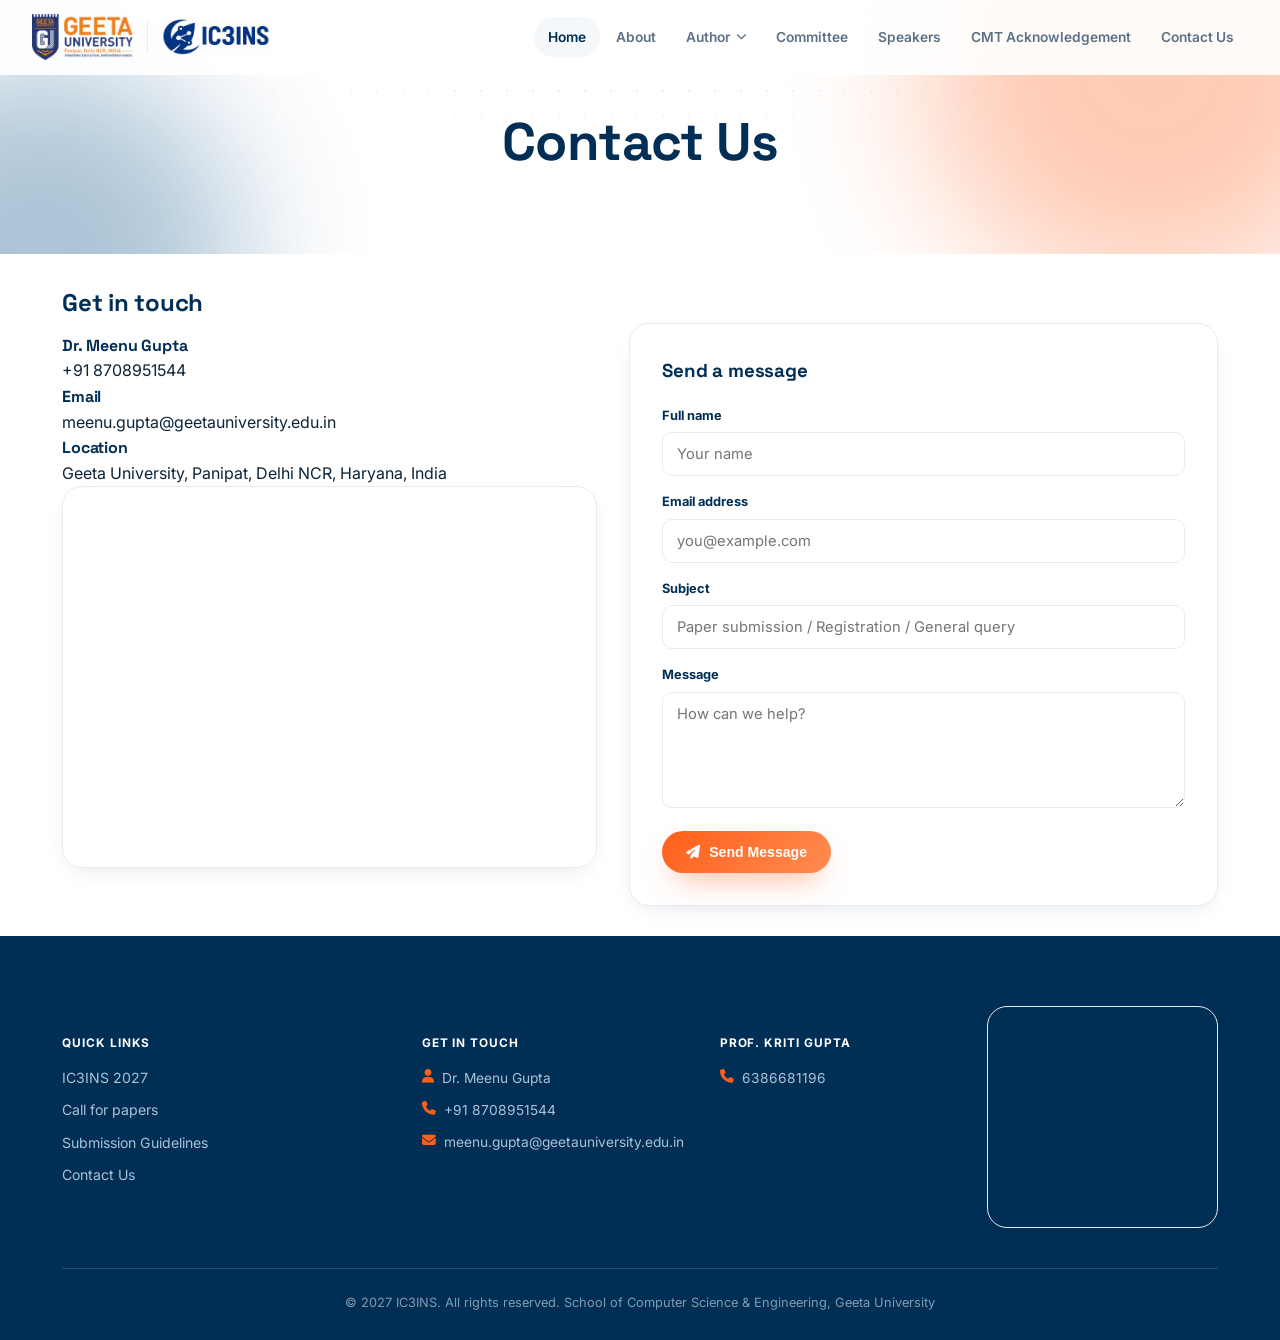
<file: contact.html>
<!DOCTYPE html>
<html lang="en">

<head>
  <meta charset="UTF-8">
  <meta name="viewport" content="width=device-width, initial-scale=1.0">
  <title>Contact Us — IC3INS-2027</title>
  <link rel="icon"
    href="data:image/svg+xml,%3Csvg xmlns='http://www.w3.org/2000/svg' viewBox='0 0 100 100'%3E%3Crect width='100' height='100' rx='24' fill='%23012e55'/%3E%3Ccircle cx='50' cy='42' r='16' fill='%23ff5f19'/%3E%3Crect x='30' y='66' width='40' height='9' rx='4.5' fill='white'/%3E%3C/svg%3E">
  <link rel="preconnect" href="https://fonts.googleapis.com">
  <link rel="preconnect" href="https://fonts.gstatic.com" crossorigin>
  <link
    href="https://fonts.googleapis.com/css2?family=Space+Grotesk:wght@500;600;700&family=Inter:wght@400;500;600;700;800&display=swap"
    rel="stylesheet">
  <link rel="stylesheet" href="https://cdnjs.cloudflare.com/ajax/libs/font-awesome/6.5.1/css/all.min.css">
  <link rel="stylesheet" href="assets/css/styles.css">
  <style>
    .form-status {
      display: none;
      align-items: center;
      gap: 10px;
      background: var(--orange-soft, #fff2ea);
      border: 1px solid var(--line);
      color: var(--navy);
      font-weight: 600;
      font-size: .88rem;
      padding: 12px 16px;
      border-radius: 12px;
      margin-top: 14px;
    }

    .form-status.show {
      display: flex;
    }

    .form-status i {
      color: var(--orange);
    }
  </style>
</head>

<body>

  <nav class="nav" id="nav">
    <a href="index.html" class="brand">
      <img src="assets/img/geeta-university-logo.png" alt="Geeta University">
      <div class="brand-sep"></div>
      <img src="assets/img/ic3ins-logo.jpeg" alt="IC3INS-2027" style="height:36px;">
    </a>
    <ul class="nav-links" id="navLinks">
      <li><a href="index.html" class="active">Home</a></li>
      <li><a href="index.html#about">About</a></li>
      <li class="has-dropdown">
        <button class="nav-drop-btn">Author <i class="fa-solid fa-chevron-down"></i></button>
        <div class="dropdown-menu">
          <a href="call-for-papers.html"><i class="fa-solid fa-bullhorn"></i>Call for Papers</a>
          <a href="paper-submission-guidelines.html"><i class="fa-solid fa-file-arrow-up"></i>Paper Submission
            Guidelines</a>

          <a href="index.html#important-dates"><i class="fa-solid fa-calendar-days"></i>Proposed Date</a>
          <a href="camera_ready_submission.html"><i class="fa-solid fa-bullhorn"></i>Camera ready submission</a>
          <a href="index.html#registration-dates"><i class="fa-solid fa-user-check"></i>Registration Details</a>
        </div>
      </li>
      <li><a href="committee.html">Committee</a></li>
      <li><a href="index.html#speakers">Speakers</a></li>
      <li><a href="cmt-acknowledgement.html">CMT Acknowledgement</a></li>
      <li><a href="contact.html">Contact Us</a></li>
    </ul>
        <!-- MOBILE MENU OPEN BUTTON -->
    <button class="burger" id="burger" aria-label="Open menu">
      <i class="fa-solid fa-bars"></i>
    </button>
  </nav>

  <div class="mobile-menu" id="mobileMenu">
    <div class="mobile-menu-top">
      <div class="brand"><img src="assets/img/ic3ins-logo.jpeg" alt="IC3INS-2027" style="height:34px;"></div>
      <button class="burger" id="closeBurger"><i class="fa-solid fa-xmark"></i></button>
    </div>
    <a href="index.html">Home</a>
    <a href="index.html#about">About</a>
    <div class="mobile-drop">
      <a href="javascript:void(0)" class="mobile-toggle">Author <i
          class="fa-solid fa-chevron-down mobile-toggle-caret"></i></a>
      <div class="mobile-sub">
        <a href="call-for-papers.html">Call for Papers</a>
        <a href="paper-submission-guidelines.html">Paper Submission Guidelines</a>

        <a href="index.html#important-dates">Proposed Date</a>
        <a href="camera_ready_submission.html">Camera ready submission</a>
        <a href="index.html#registration-dates">Registration Details</a>
      </div>
    </div>
    <a href="committee.html">Committee</a>
    <a href="index.html#speakers">Speakers</a>
    <a href="cmt-acknowledgement.html">CMT Acknowledgement</a>
    <a href="contact.html">Contact Us</a>
  </div>

  <main>

    <section class="page-hero">
      <div class="dotgrid"></div>
      <div class="blob blob1"></div>
      <div class="blob blob2"></div>
      <div class="wrap">
        <h1 class="reveal">Contact Us</h1>
      </div>
    </section>

    <section class="sect">
      <div class="wrap">
        <h2>Get in touch</h2>
        <div class="contact-grid reveal">
          <div style="margin-top: 10px;">

            <div>
              <h4>Dr. Meenu Gupta</h4>
              <p>+91 8708951544</p>
            </div>
            <div>
              <h4>Email</h4>
              <p>meenu.gupta@geetauniversity.edu.in</p>
            </div>
            <div>
              <h4>Location</h4>
              <p>Geeta University, Panipat, Delhi NCR, Haryana, India</p>
              <div class="map-frame">
                <iframe src="https://www.google.com/maps?q=Geeta+University+Panipat&output=embed" loading="lazy"
                  referrerpolicy="no-referrer-when-downgrade" title="Geeta University, Panipat location"></iframe>
              </div>
            </div>

          </div>

          <div class="form-card">
            <h3 style="margin:0 0 20px;">Send a message</h3>
            <form id="contactForm">
              <div class="form-row"><label for="cname">Full name</label><input id="cname" type="text"
                  placeholder="Your name" required></div>
              <div class="form-row"><label for="cemail">Email address</label><input id="cemail" type="email"
                  placeholder="you@example.com" required></div>
              <div class="form-row"><label for="csubject">Subject</label><input id="csubject" type="text"
                  placeholder="Paper submission / Registration / General query"></div>
              <div class="form-row"><label for="cmessage">Message</label><textarea id="cmessage" rows="5"
                  placeholder="How can we help?" required></textarea></div>
              <button type="submit" class="btn btn-primary"><i class="fa-solid fa-paper-plane"></i>Send Message</button>
              <div class="form-status" id="formStatus"><i class="fa-solid fa-circle-check"></i><span>Thanks — your
                  message has been noted. The secretariat will get back to you soon.</span></div>
            </form>
          </div>
        </div>
      </div>
    </section>

    <footer>
      <div class="wrap">
        <div class="foot-grid">
          <div class="fcol">
            <h6>Quick Links</h6>
            <a href="index.html#about">IC3INS 2027</a>
            <a href="call-for-papers.html">Call for papers</a>
            <a href="paper-submission-guidelines.html">Submission Guidelines</a>
            <a href="contact.html">Contact Us</a>
          </div>
          <div class="fcol">
            <h6>Get In Touch</h6>
            <div class="contact-line"><i class="fa-solid fa-user"></i><span>Dr. Meenu Gupta</span></div>
            <div class="contact-line"><i class="fa-solid fa-phone"></i><span>+91 8708951544</span></div>
            <div class="contact-line"><i
                class="fa-solid fa-envelope"></i><span>meenu.gupta@geetauniversity.edu.in</span></div>
          </div>
          <div class="fcol">
            <h6>Prof. Kriti Gupta</h6>
            <div class="contact-line"><i class="fa-solid fa-phone"></i><span>6386681196</span></div>
          </div>
          <div class="fcol">
            <div class="map-frame-footer">
              <iframe src="https://www.google.com/maps?q=Geeta+University+Panipat&output=embed" loading="lazy"
                referrerpolicy="no-referrer-when-downgrade" title="Geeta University, Panipat location"></iframe>
            </div>
          </div>
        </div>
        <div class="fbar">
          <span>© 2027 IC3INS. All rights reserved. School of Computer Science &amp; Engineering, Geeta University</span>
        </div>
      </div>
    </footer>

  </main>
  <script>
    const form = document.getElementById('contactForm');
    const status = document.getElementById('formStatus');
    form.addEventListener('submit', (e) => {
      e.preventDefault();
      status.classList.add('show');
      form.reset();
    });
  </script>
  <script src="assets/js/mains.js"></script>
</body>

</html>
</file>
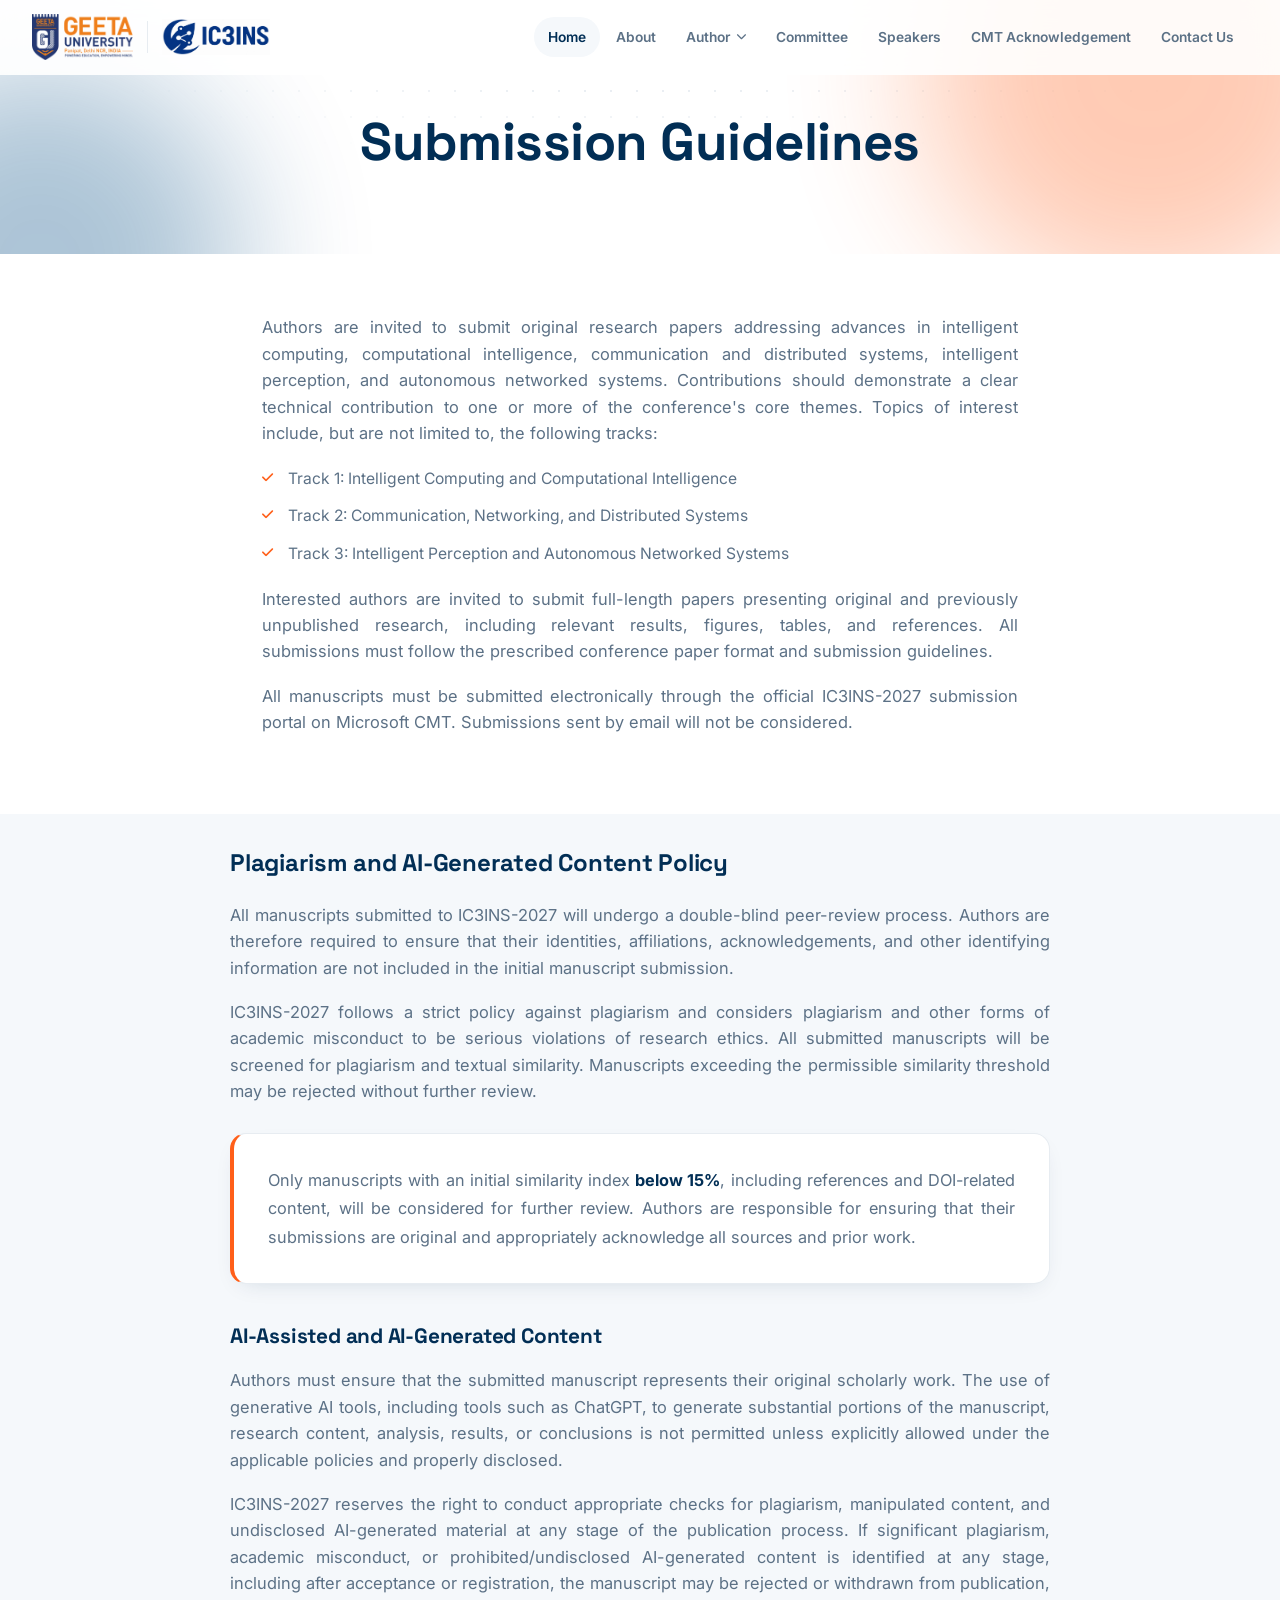
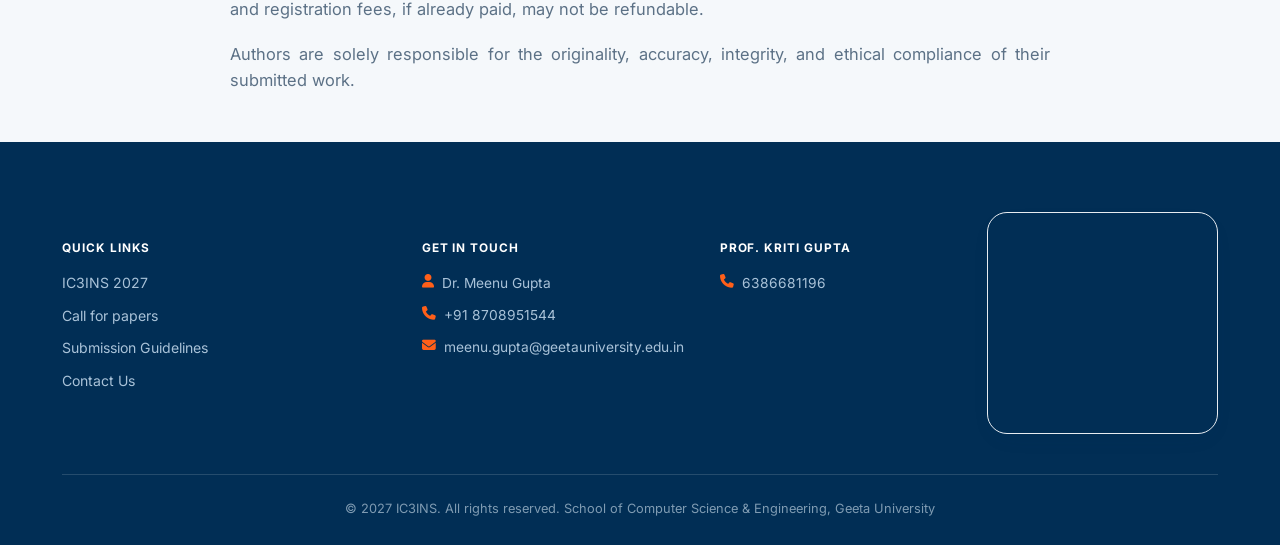
<file: paper-submission-guidelines.html>
<!DOCTYPE html>
<html lang="en">

<head>
  <meta charset="UTF-8">
  <meta name="viewport" content="width=device-width, initial-scale=1.0">
  <title>Paper Submission Guidelines — IC3INS-2027</title>
  <link rel="icon"
    href="data:image/svg+xml,%3Csvg xmlns='http://www.w3.org/2000/svg' viewBox='0 0 100 100'%3E%3Crect width='100' height='100' rx='24' fill='%23012e55'/%3E%3Ccircle cx='50' cy='42' r='16' fill='%23ff5f19'/%3E%3Crect x='30' y='66' width='40' height='9' rx='4.5' fill='white'/%3E%3C/svg%3E">
  <link rel="preconnect" href="https://fonts.googleapis.com">
  <link rel="preconnect" href="https://fonts.gstatic.com" crossorigin>
  <link
    href="https://fonts.googleapis.com/css2?family=Space+Grotesk:wght@500;600;700&family=Inter:wght@400;500;600;700;800&display=swap"
    rel="stylesheet">
  <link rel="stylesheet" href="https://cdnjs.cloudflare.com/ajax/libs/font-awesome/6.5.1/css/all.min.css">
  <link rel="stylesheet" href="assets/css/styles.css">
</head>

<body>
  <nav class="nav" id="nav">
    <a href="index.html" class="brand">
      <img src="assets/img/geeta-university-logo.png" alt="Geeta University">
      <div class="brand-sep"></div>
      <img src="assets/img/ic3ins-logo.jpeg" alt="IC3INS-2027" style="height:36px;">
    </a>
    <ul class="nav-links" id="navLinks">
      <li><a href="index.html" class="active">Home</a></li>
      <li><a href="index.html#about">About</a></li>
      <li class="has-dropdown">
        <button class="nav-drop-btn">Author <i class="fa-solid fa-chevron-down"></i></button>
        <div class="dropdown-menu">
          <a href="call-for-papers.html"><i class="fa-solid fa-bullhorn"></i>Call for Papers</a>
          <a href="paper-submission-guidelines.html"><i class="fa-solid fa-file-arrow-up"></i>Paper Submission
            Guidelines</a>

          <a href="index.html#important-dates"><i class="fa-solid fa-calendar-days"></i>Proposed Date</a>
          <a href="camera_ready_submission.html"><i class="fa-solid fa-bullhorn"></i>Camera ready submission</a>
          <a href="index.html#registration-dates"><i class="fa-solid fa-user-check"></i>Registration Details</a>
        </div>
      </li>
      <li><a href="committee.html">Committee</a></li>
      <li><a href="index.html#speakers">Speakers</a></li>
      <li><a href="cmt-acknowledgement.html">CMT Acknowledgement</a></li>
      <li><a href="contact.html">Contact Us</a></li>
    </ul>
    <!-- MOBILE MENU OPEN BUTTON -->
    <button class="burger" id="burger" aria-label="Open menu">
      <i class="fa-solid fa-bars"></i>
    </button>
  </nav>

  <div class="mobile-menu" id="mobileMenu">
    <div class="mobile-menu-top">
      <div class="brand"><img src="assets/img/ic3ins-logo.jpeg" alt="IC3INS-2027" style="height:34px;"></div>
      <button class="burger" id="closeBurger"><i class="fa-solid fa-xmark"></i></button>
    </div>
    <a href="index.html">Home</a>
    <a href="index.html#about">About</a>
    <div class="mobile-drop">
      <a href="javascript:void(0)" class="mobile-toggle">Author <i
          class="fa-solid fa-chevron-down mobile-toggle-caret"></i></a>
      <div class="mobile-sub">
        <a href="call-for-papers.html">Call for Papers</a>
        <a href="paper-submission-guidelines.html">Paper Submission Guidelines</a>

        <a href="index.html#important-dates">Proposed Date</a>
        <a href="camera_ready_submission.html">Camera ready submission</a>
        <a href="index.html#registration-dates">Registration Details</a>
      </div>
    </div>
    <a href="committee.html">Committee</a>
    <a href="index.html#speakers">Speakers</a>
    <a href="cmt-acknowledgement.html">CMT Acknowledgement</a>
    <a href="contact.html">Contact Us</a>
  </div>

  <main>

    <section class="page-hero">
      <div class="dotgrid"></div>
      <div class="blob blob1"></div>
      <div class="blob blob2"></div>
      <div class="wrap">
        <h1 class="reveal">Submission Guidelines</h1>

      </div>
    </section>

    <section class="sect">
      <div class="wrap">
        <div class="prose reveal" style="max-width:820px;">
          <section class="sect">
            <div class="wrap">
              <div class="prose reveal" style="max-width:820px;">
                <p>Authors are invited to submit original research papers addressing advances in intelligent computing,
                  computational intelligence, communication and distributed systems, intelligent perception, and
                  autonomous networked systems. Contributions should demonstrate a clear technical contribution to one
                  or more of the conference's core themes. Topics of interest
                  include, but are not limited to, the following tracks:</p>

                <ul>
                  <li>Track 1: Intelligent Computing and Computational Intelligence</li>
                  <li>Track 2: Communication, Networking, and Distributed Systems</li>
                  <li>Track 3: Intelligent Perception and Autonomous Networked Systems</li>
                </ul>

                <p>Interested authors are invited to submit full-length papers presenting original and previously
                  unpublished
                  research, including relevant results, figures, tables, and references. All submissions must follow the
                  prescribed conference paper format and submission guidelines.</p>

                <p>All manuscripts must be submitted electronically through the official IC3INS-2027 submission portal
                  on Microsoft CMT. Submissions sent by email will not be considered.</p>
                <!-- link provided below. -->


                <!-- <div class="btn-row" style="justify-content:flex-start; margin:26px 0 40px;">
                  <a class="btn btn-primary" href="https://cmt3.research.microsoft.com/icccins2027" target="_blank"
                    rel="noopener"><i class="fa-solid fa-file-arrow-up"></i>Click to Submit Paper</a>
                  <a class="btn btn-ghost"
                    href="https://attend.ieee.org/procomm-2024/wp-content/uploads/sites/580/2024/03/Full-Paper-template.docx"
                    download="conference-template-a4"><i class="fa-solid fa-download"></i>Download Conference
                    Template</a>
                </div> -->

              </div>
            </div>
          </section>
        </div>
      </div>
    </section>

    <section class="sect bg">
      <div class="wrap">
        <div class="prose reveal" style="max-width:820px;">

          <h2 style="margin-bottom:20px;">Plagiarism and AI-Generated Content Policy</h2>

          <p>All manuscripts submitted to IC3INS-2027 will undergo a double-blind peer-review process. Authors are
            therefore required to ensure that their identities, affiliations, acknowledgements, and other identifying
            information are not included in the initial manuscript submission.</p>

          <p>IC3INS-2027 follows a strict policy against plagiarism and considers plagiarism and other forms of
            academic misconduct to be serious violations of research ethics. All submitted manuscripts will be
            screened for plagiarism and textual similarity. Manuscripts exceeding the permissible similarity threshold
            may be rejected without further review.</p>

          <div class="ack-box" style="margin:28px 0;">
            <p style="margin:0;">Only manuscripts with an initial similarity index <b>below 15%</b>, including
              references and DOI-related content, will be considered for further review. Authors are responsible for
              ensuring that their submissions are original and appropriately acknowledge all sources and prior work.</p>
          </div>

          <h3>AI-Assisted and AI-Generated Content</h3>
          <p>Authors must ensure that the submitted manuscript represents their original scholarly work. The use of
            generative AI tools, including tools such as ChatGPT, to generate substantial portions of the manuscript,
            research content, analysis, results, or conclusions is not permitted unless explicitly allowed under the
            applicable policies and properly disclosed.</p>

          <p>IC3INS-2027 reserves the right to conduct appropriate checks for plagiarism, manipulated content, and
            undisclosed AI-generated material at any stage of the publication process. If significant plagiarism,
            academic misconduct, or prohibited/undisclosed AI-generated content is identified at any stage, including
            after acceptance or registration, the manuscript may be rejected or withdrawn from publication, and
            registration fees, if already paid, may not be refundable.</p>

          <p>Authors are solely responsible for the originality, accuracy, integrity, and ethical compliance of their
            submitted work.</p>

        </div>
      </div>
    </section>

    <footer>
      <div class="wrap">
        <div class="foot-grid">
          <div class="fcol">
            <h6>Quick Links</h6>
            <a href="index.html#about">IC3INS 2027</a>
            <a href="call-for-papers.html">Call for papers</a>
            <a href="paper-submission-guidelines.html">Submission Guidelines</a>
            <a href="contact.html">Contact Us</a>
          </div>
          <div class="fcol">
            <h6>Get In Touch</h6>
            <div class="contact-line"><i class="fa-solid fa-user"></i><span>Dr. Meenu Gupta</span></div>
            <div class="contact-line"><i class="fa-solid fa-phone"></i><span>+91 8708951544</span></div>
            <div class="contact-line"><i
                class="fa-solid fa-envelope"></i><span>meenu.gupta@geetauniversity.edu.in</span></div>
          </div>
          <div class="fcol">
            <h6>Prof. Kriti Gupta</h6>
            <div class="contact-line"><i class="fa-solid fa-phone"></i><span>6386681196</span></div>
          </div>
          <div class="fcol">
            <div class="map-frame-footer">
              <iframe src="https://www.google.com/maps?q=Geeta+University+Panipat&output=embed" loading="lazy"
                referrerpolicy="no-referrer-when-downgrade" title="Geeta University, Panipat location"></iframe>
            </div>
          </div>
        </div>
        <div class="fbar">
          <span>© 2027 IC3INS. All rights reserved. School of Computer Science &amp; Engineering, Geeta
            University</span>
        </div>
      </div>
    </footer>


  </main>
  <script src="assets/js/mains.js"></script>
</body>

</html>
</file>
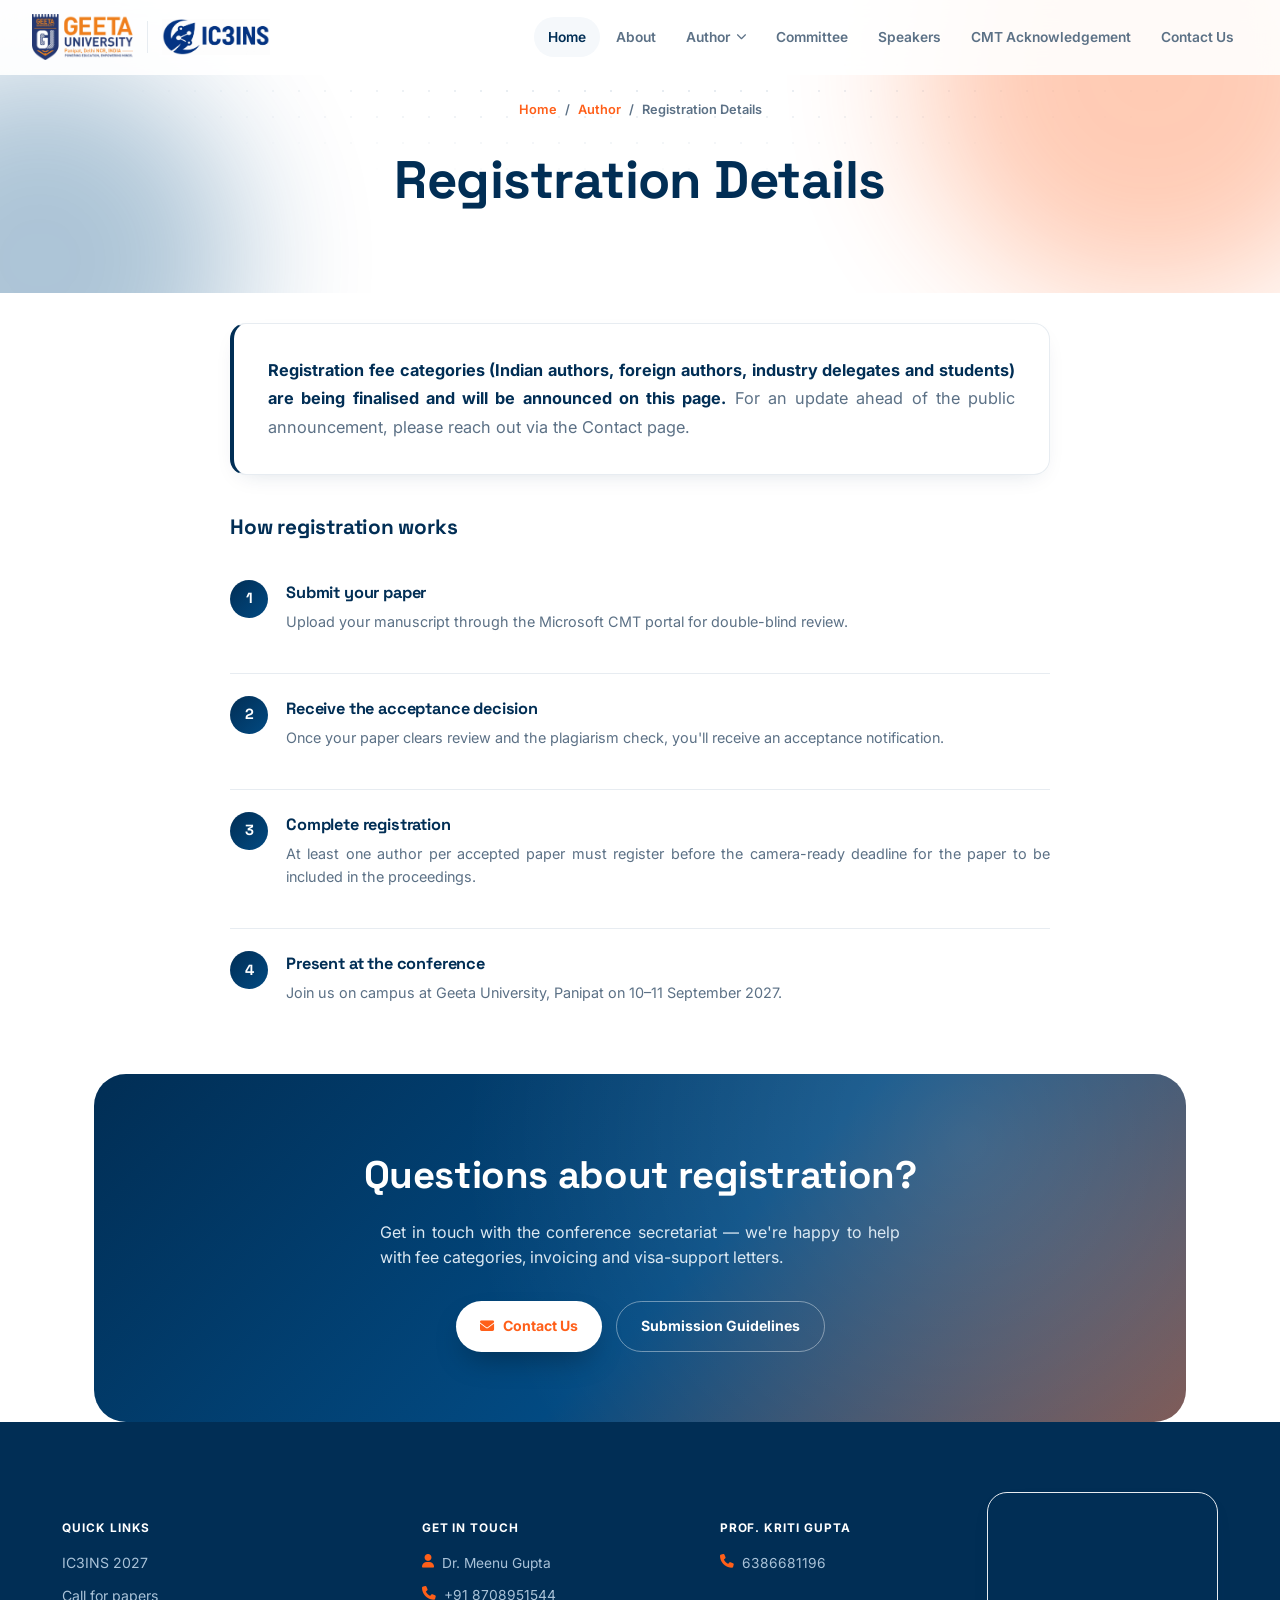
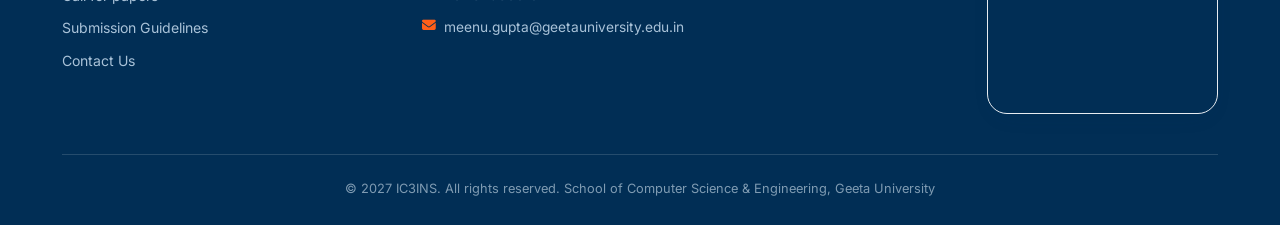
<file: registration-details.html>
<!DOCTYPE html>
<html lang="en">

<head>
  <meta charset="UTF-8">
  <meta name="viewport" content="width=device-width, initial-scale=1.0">
  <title>Registration Details — IC3INS-2027</title>
  <link rel="icon"
    href="data:image/svg+xml,%3Csvg xmlns='http://www.w3.org/2000/svg' viewBox='0 0 100 100'%3E%3Crect width='100' height='100' rx='24' fill='%23012e55'/%3E%3Ccircle cx='50' cy='42' r='16' fill='%23ff5f19'/%3E%3Crect x='30' y='66' width='40' height='9' rx='4.5' fill='white'/%3E%3C/svg%3E">
  <link rel="preconnect" href="https://fonts.googleapis.com">
  <link rel="preconnect" href="https://fonts.gstatic.com" crossorigin>
  <link
    href="https://fonts.googleapis.com/css2?family=Space+Grotesk:wght@500;600;700&family=Inter:wght@400;500;600;700;800&display=swap"
    rel="stylesheet">
  <link rel="stylesheet" href="https://cdnjs.cloudflare.com/ajax/libs/font-awesome/6.5.1/css/all.min.css">
  <link rel="stylesheet" href="assets/css/styles.css">
  <style>
    .reg-step {
      display: flex;
      gap: 18px;
      padding: 22px 0;
      border-bottom: 1px solid var(--line);
    }

    .reg-step:last-child {
      border-bottom: none;
    }

    .reg-step .num {
      width: 38px;
      height: 38px;
      border-radius: 50%;
      background: linear-gradient(135deg, var(--navy), var(--navy2));
      color: #fff;
      display: flex;
      align-items: center;
      justify-content: center;
      font-family: 'Space Grotesk', sans-serif;
      font-weight: 700;
      font-size: .92rem;
      flex-shrink: 0;
    }

    .reg-step h4 {
      font-size: 1.02rem;
      margin-bottom: 4px;
    }

    .reg-step p {
      color: var(--ink-soft);
      font-size: .9rem;
    }
  </style>
</head>

<body>

  <nav class="nav" id="nav">
    <a href="index.html" class="brand">
      <img src="assets/img/geeta-university-logo.png" alt="Geeta University">
      <div class="brand-sep"></div>
      <img src="assets/img/ic3ins-logo.jpeg" alt="IC3INS-2027" style="height:36px;">
    </a>
    <ul class="nav-links" id="navLinks">
      <li><a href="index.html" class="active">Home</a></li>
      <li><a href="index.html#about">About</a></li>
      <li class="has-dropdown">
        <button class="nav-drop-btn">Author <i class="fa-solid fa-chevron-down"></i></button>
        <div class="dropdown-menu">
          <a href="call-for-papers.html"><i class="fa-solid fa-bullhorn"></i>Call for Papers</a>
          <a href="paper-submission-guidelines.html"><i class="fa-solid fa-file-arrow-up"></i>Paper Submission
            Guidelines</a>

          <a href="index.html#important-dates"><i class="fa-solid fa-calendar-days"></i>Proposed Date</a>
          <a href="camera_ready_submission.html"><i class="fa-solid fa-bullhorn"></i>Camera ready submission</a>
          <a href="index.html#registration-dates"><i class="fa-solid fa-user-check"></i>Registration Details</a>
        </div>
      </li>
      <li><a href="committee.html">Committee</a></li>
      <li><a href="index.html#speakers">Speakers</a></li>
      <li><a href="cmt-acknowledgement.html">CMT Acknowledgement</a></li>
      <li><a href="contact.html">Contact Us</a></li>
    </ul>
        <!-- MOBILE MENU OPEN BUTTON -->
    <button class="burger" id="burger" aria-label="Open menu">
      <i class="fa-solid fa-bars"></i>
    </button>
  </nav>

  <div class="mobile-menu" id="mobileMenu">
    <div class="mobile-menu-top">
      <div class="brand"><img src="assets/img/ic3ins-logo.jpeg" alt="IC3INS-2027" style="height:34px;"></div>
      <button class="burger" id="closeBurger"><i class="fa-solid fa-xmark"></i></button>
    </div>
    <a href="index.html">Home</a>
    <a href="index.html#about">About</a>
    <div class="mobile-drop">
      <a href="javascript:void(0)" class="mobile-toggle">Author <i
          class="fa-solid fa-chevron-down mobile-toggle-caret"></i></a>
      <div class="mobile-sub">
        <a href="call-for-papers.html">Call for Papers</a>
        <a href="paper-submission-guidelines.html">Paper Submission Guidelines</a>

        <a href="index.html#important-dates">Proposed Date</a>
        <a href="camera_ready_submission.html">Camera ready submission</a>
        <a href="index.html#registration-dates">Registration Details</a>
      </div>
    </div>
    <a href="committee.html">Committee</a>
    <a href="index.html#speakers">Speakers</a>
    <a href="cmt-acknowledgement.html">CMT Acknowledgement</a>
    <a href="contact.html">Contact Us</a>
  </div>

  <main>

    <section class="page-hero">
      <div class="dotgrid"></div>
      <div class="blob blob1"></div>
      <div class="blob blob2"></div>
      <div class="wrap">
        <div class="crumb reveal"><a href="index.html">Home</a><span>/</span><a
            href="javascript:void(0)">Author</a><span>/</span><span>Registration Details</span></div>
        <h1 class="reveal">Registration Details</h1>
      </div>
    </section>

    <section class="sect">
      <div class="wrap">
        <div class="prose reveal" style="max-width:820px;">
          <div class="ack-box" style="border-left-color:var(--navy);">
            <p style="margin:0;"><b>Registration fee categories (Indian authors, foreign authors, industry delegates and
                students) are being finalised and will be announced on this page.</b> For an update ahead of the public
              announcement, please reach out via the Contact page.</p>
          </div>

          <h3>How registration works</h3>
          <div class="reg-step">
            <div class="num">1</div>
            <div>
              <h4>Submit your paper</h4>
              <p>Upload your manuscript through the Microsoft CMT portal for double-blind review.</p>
            </div>
          </div>
          <div class="reg-step">
            <div class="num">2</div>
            <div>
              <h4>Receive the acceptance decision</h4>
              <p>Once your paper clears review and the plagiarism check, you'll receive an acceptance notification.</p>
            </div>
          </div>
          <div class="reg-step">
            <div class="num">3</div>
            <div>
              <h4>Complete registration</h4>
              <p>At least one author per accepted paper must register before the camera-ready deadline for the paper to
                be included in the proceedings.</p>
            </div>
          </div>
          <div class="reg-step">
            <div class="num">4</div>
            <div>
              <h4>Present at the conference</h4>
              <p>Join us on campus at Geeta University, Panipat on 10–11 September 2027.</p>
            </div>
          </div>
        </div>
      </div>
    </section>

    <section class="wrap">
      <div class="cta reveal">
        <h2>Questions about registration?</h2>
        <p>Get in touch with the conference secretariat — we're happy to help with fee categories, invoicing and
          visa-support letters.</p>
        <div class="btns" style="display:flex; gap:14px; justify-content:center; flex-wrap:wrap;">
          <a class="btn btn-primary" href="contact.html"><i class="fa-solid fa-envelope"></i>Contact Us</a>
          <a class="btn btn-ghost" href="paper-submission-guidelines.html">Submission Guidelines</a>
        </div>
      </div>
    </section>

    <footer>
      <div class="wrap">
        <div class="foot-grid">
          <div class="fcol">
            <h6>Quick Links</h6>
            <a href="index.html#about">IC3INS 2027</a>
            <a href="call-for-papers.html">Call for papers</a>
            <a href="paper-submission-guidelines.html">Submission Guidelines</a>
            <a href="contact.html">Contact Us</a>
          </div>
          <div class="fcol">
            <h6>Get In Touch</h6>
            <div class="contact-line"><i class="fa-solid fa-user"></i><span>Dr. Meenu Gupta</span></div>
            <div class="contact-line"><i class="fa-solid fa-phone"></i><span>+91 8708951544</span></div>
            <div class="contact-line"><i
                class="fa-solid fa-envelope"></i><span>meenu.gupta@geetauniversity.edu.in</span></div>
          </div>
          <div class="fcol">
            <h6>Prof. Kriti Gupta</h6>
            <div class="contact-line"><i class="fa-solid fa-phone"></i><span>6386681196</span></div>
          </div>
          <div class="fcol">
            <div class="map-frame-footer">
              <iframe src="https://www.google.com/maps?q=Geeta+University+Panipat&output=embed" loading="lazy"
                referrerpolicy="no-referrer-when-downgrade" title="Geeta University, Panipat location"></iframe>
            </div>
          </div>
        </div>
        <div class="fbar">
          <span>© 2027 IC3INS. All rights reserved. School of Computer Science &amp; Engineering, Geeta University</span>
        </div>
      </div>
    </footer>


  </main>
  <script src="assets/js/mains.js"></script>
</body>

</html>
</file>
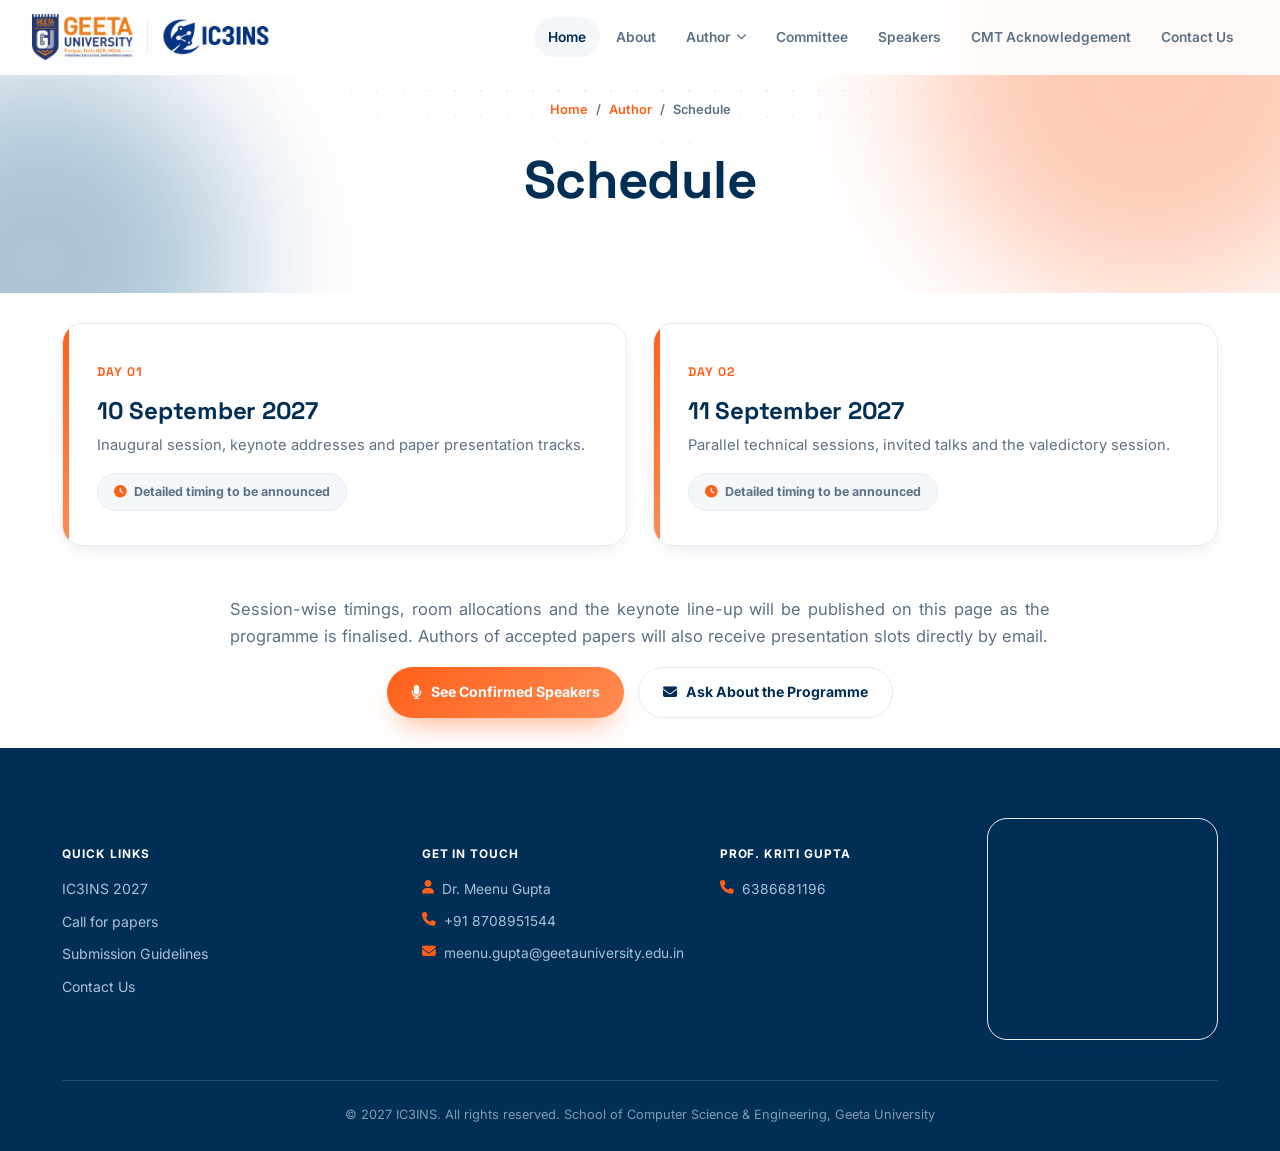
<file: schedule.html>
<!DOCTYPE html>
<html lang="en">

<head>
  <meta charset="UTF-8">
  <meta name="viewport" content="width=device-width, initial-scale=1.0">
  <title>Schedule — IC3INS-2027</title>
  <link rel="icon"
    href="data:image/svg+xml,%3Csvg xmlns='http://www.w3.org/2000/svg' viewBox='0 0 100 100'%3E%3Crect width='100' height='100' rx='24' fill='%23012e55'/%3E%3Ccircle cx='50' cy='42' r='16' fill='%23ff5f19'/%3E%3Crect x='30' y='66' width='40' height='9' rx='4.5' fill='white'/%3E%3C/svg%3E">
  <link rel="preconnect" href="https://fonts.googleapis.com">
  <link rel="preconnect" href="https://fonts.gstatic.com" crossorigin>
  <link
    href="https://fonts.googleapis.com/css2?family=Space+Grotesk:wght@500;600;700&family=Inter:wght@400;500;600;700;800&display=swap"
    rel="stylesheet">
  <link rel="stylesheet" href="https://cdnjs.cloudflare.com/ajax/libs/font-awesome/6.5.1/css/all.min.css">
  <link rel="stylesheet" href="assets/css/styles.css">
  <style>
    .day-card {
      background: var(--white);
      border: 1px solid var(--line);
      border-radius: var(--radius);
      padding: 34px;
      box-shadow: var(--shadow-sm);
      position: relative;
      overflow: hidden;
    }

    .day-card::before {
      content: '';
      position: absolute;
      top: 0;
      left: 0;
      width: 6px;
      height: 100%;
      background: linear-gradient(180deg, var(--orange), var(--orange2));
    }

    .day-card .day-num {
      font-family: 'Space Grotesk', sans-serif;
      font-size: .78rem;
      color: var(--orange);
      text-transform: uppercase;
      letter-spacing: .08em;
      font-weight: 700;
    }

    .day-card h3 {
      font-size: 1.5rem;
      margin: 8px 0 4px;
    }

    .day-card p {
      color: var(--ink-soft);
      font-size: .92rem;
    }

    .soon-badge {
      display: inline-flex;
      align-items: center;
      gap: 8px;
      background: var(--bg);
      border: 1px solid var(--line);
      border-radius: 100px;
      padding: 8px 16px;
      font-size: .78rem;
      font-weight: 700;
      color: var(--ink-soft);
      margin-top: 16px;
    }

    .soon-badge i {
      color: var(--orange);
    }
  </style>
</head>

<body>

  <nav class="nav" id="nav">
    <a href="index.html" class="brand">
      <img src="assets/img/geeta-university-logo.png" alt="Geeta University">
      <div class="brand-sep"></div>
      <img src="assets/img/ic3ins-logo.jpeg" alt="IC3INS-2027" style="height:36px;">
    </a>
    <ul class="nav-links" id="navLinks">
      <li><a href="index.html" class="active">Home</a></li>
      <li><a href="index.html#about">About</a></li>
      <li class="has-dropdown">
        <button class="nav-drop-btn">Author <i class="fa-solid fa-chevron-down"></i></button>
        <div class="dropdown-menu">
          <a href="call-for-papers.html"><i class="fa-solid fa-bullhorn"></i>Call for Papers</a>
          <a href="paper-submission-guidelines.html"><i class="fa-solid fa-file-arrow-up"></i>Paper Submission
            Guidelines</a>

          <a href="index.html#important-dates"><i class="fa-solid fa-calendar-days"></i>Proposed Date</a>
          <a href="camera_ready_submission.html"><i class="fa-solid fa-bullhorn"></i>Camera ready submission</a>
          <a href="index.html#registration-dates"><i class="fa-solid fa-user-check"></i>Registration Details</a>
        </div>
      </li>
      <li><a href="committee.html">Committee</a></li>
      <li><a href="index.html#speakers">Speakers</a></li>
      <li><a href="cmt-acknowledgement.html">CMT Acknowledgement</a></li>
      <li><a href="contact.html">Contact Us</a></li>
    </ul>
        <!-- MOBILE MENU OPEN BUTTON -->
    <button class="burger" id="burger" aria-label="Open menu">
      <i class="fa-solid fa-bars"></i>
    </button>
  </nav>

  <div class="mobile-menu" id="mobileMenu">
    <div class="mobile-menu-top">
      <div class="brand"><img src="assets/img/ic3ins-logo.jpeg" alt="IC3INS-2027" style="height:34px;"></div>
      <button class="burger" id="closeBurger"><i class="fa-solid fa-xmark"></i></button>
    </div>
    <a href="index.html">Home</a>
    <a href="index.html#about">About</a>
    <div class="mobile-drop">
      <a href="javascript:void(0)" class="mobile-toggle">Author <i
          class="fa-solid fa-chevron-down mobile-toggle-caret"></i></a>
      <div class="mobile-sub">
        <a href="call-for-papers.html">Call for Papers</a>
        <a href="paper-submission-guidelines.html">Paper Submission Guidelines</a>

        <a href="index.html#important-dates">Proposed Date</a>
        <a href="camera_ready_submission.html">Camera ready submission</a>
        <a href="index.html#registration-dates">Registration Details</a>
      </div>
    </div>
    <a href="committee.html">Committee</a>
    <a href="index.html#speakers">Speakers</a>
    <a href="cmt-acknowledgement.html">CMT Acknowledgement</a>
    <a href="contact.html">Contact Us</a>
  </div>

  <main>

    <section class="page-hero">
      <div class="dotgrid"></div>
      <div class="blob blob1"></div>
      <div class="blob blob2"></div>
      <div class="wrap">
        <div class="crumb reveal"><a href="index.html">Home</a><span>/</span><a
            href="javascript:void(0)">Author</a><span>/</span><span>Schedule</span></div>
        <h1 class="reveal">Schedule</h1>
      </div>
    </section>

    <section class="sect">
      <div class="wrap">
        <div class="two-col reveal">
          <div class="day-card">
            <span class="day-num">Day 01</span>
            <h3>10 September 2027</h3>
            <p>Inaugural session, keynote addresses and paper presentation tracks.</p>
            <span class="soon-badge"><i class="fa-solid fa-clock"></i>Detailed timing to be announced</span>
          </div>
          <div class="day-card">
            <span class="day-num">Day 02</span>
            <h3>11 September 2027</h3>
            <p>Parallel technical sessions, invited talks and the valedictory session.</p>
            <span class="soon-badge"><i class="fa-solid fa-clock"></i>Detailed timing to be announced</span>
          </div>
        </div>

        <div class="prose reveal" style="max-width:820px; margin-top:50px; text-align:center;">
          <p>Session-wise timings, room allocations and the keynote line-up will be published on this page as the
            programme is finalised. Authors of accepted papers will also receive presentation slots directly by email.
          </p>
          <div class="btn-row">
            <a class="btn btn-primary" href="index.html#speakers"><i class="fa-solid fa-microphone"></i>See Confirmed
              Speakers</a>
            <a class="btn btn-ghost" href="contact.html"><i class="fa-solid fa-envelope"></i>Ask About the Programme</a>
          </div>
        </div>
      </div>
    </section>

    <footer>
      <div class="wrap">
        <div class="foot-grid">
          <div class="fcol">
            <h6>Quick Links</h6>
            <a href="index.html#about">IC3INS 2027</a>
            <a href="call-for-papers.html">Call for papers</a>
            <a href="paper-submission-guidelines.html">Submission Guidelines</a>
            <a href="contact.html">Contact Us</a>
          </div>
          <div class="fcol">
            <h6>Get In Touch</h6>
            <div class="contact-line"><i class="fa-solid fa-user"></i><span>Dr. Meenu Gupta</span></div>
            <div class="contact-line"><i class="fa-solid fa-phone"></i><span>+91 8708951544</span></div>
            <div class="contact-line"><i
                class="fa-solid fa-envelope"></i><span>meenu.gupta@geetauniversity.edu.in</span></div>
          </div>
          <div class="fcol">
            <h6>Prof. Kriti Gupta</h6>
            <div class="contact-line"><i class="fa-solid fa-phone"></i><span>6386681196</span></div>
          </div>
          <div class="fcol">
            <div class="map-frame-footer">
              <iframe src="https://www.google.com/maps?q=Geeta+University+Panipat&output=embed" loading="lazy"
                referrerpolicy="no-referrer-when-downgrade" title="Geeta University, Panipat location"></iframe>
            </div>
          </div>
        </div>
        <div class="fbar">
          <span>© 2027 IC3INS. All rights reserved. School of Computer Science &amp; Engineering, Geeta University</span>
        </div>
      </div>
    </footer>


  </main>
  <script src="assets/js/mains.js"></script>
</body>

</html>
</file>
<file: assets/css/styles.css>
/* ========================================================
   IC3INS-2027 — shared stylesheet
   ======================================================== */
:root {
  --white: #ffffff;
  --bg: #f5f8fb;
  --navy: #012e55;
  --navy2: #024a82;
  --orange: #ff5f19;
  --orange2: #ff8c52;
  --ink: #0b2438;
  --ink-soft: #5c7186;
  --line: #e7ecf1;
  --shadow-sm: 0 8px 24px -12px rgba(1, 46, 85, .18);
  --shadow-lg: 0 30px 70px -25px rgba(1, 46, 85, .28);
  --radius: 20px;
}

* {
  box-sizing: border-box;
}

html {
  scroll-behavior: smooth;
}

@media (prefers-reduced-motion:reduce) {
  html {
    scroll-behavior: auto;
  }

  * {
    animation: none !important;
    transition: none !important;
  }
}

body {
  margin: 0;
  background: var(--white);
  color: var(--ink);
  font-family: 'Inter', sans-serif;
  line-height: 1.6;
  -webkit-font-smoothing: antialiased;
  overflow-x: hidden;
}

h1,
h2,
h3,
h4 {
  font-family: 'Space Grotesk', sans-serif;
  margin: 0;
  color: var(--navy);
  font-weight: 700;
  letter-spacing: -.01em;
}

p {
  margin: 0;
  text-align: justify;
}

a {
  color: inherit;
  text-decoration: none;
}

img {
  max-width: 100%;
  display: block;
}

ul {
  margin: 0;
  padding: 0;
}

.wrap {
  max-width: 1220px;
  margin: 0 auto;
  padding: 0 32px;
}

.eyebrow {
  display: inline-flex;
  align-items: center;
  gap: 8px;
  font-size: .78rem;
  font-weight: 700;
  letter-spacing: .08em;
  text-transform: uppercase;
  color: var(--orange);
  margin-bottom: 16px;
}

.eyebrow::before {
  content: '';
  width: 8px;
  height: 8px;
  border-radius: 50%;
  background: var(--orange);
}

.reveal {
  opacity: 0;
  transform: translateY(28px);
  transition: opacity .7s ease, transform .7s ease;
}

.reveal.in {
  opacity: 1;
  transform: none;
}

/* ---------------- NAV (base — unchanged from your original) ---------------- */
.nav {
  position: fixed;
  top: 0;
  left: 0;
  right: 0;
  z-index: 1000;
  display: flex;
  align-items: center;
  justify-content: space-between;
  padding: 14px 32px;
  transition: background .3s ease, box-shadow .3s ease, padding .3s ease;
  background: rgba(255, 255, 255, .9);
  backdrop-filter: blur(14px);
  -webkit-backdrop-filter: blur(14px);
  border-bottom: 1px solid transparent;
}

.nav.scrolled {
  box-shadow: var(--shadow-sm);
  border-bottom-color: var(--line);
  padding: 10px 32px;
}

.brand {
  display: flex;
  align-items: center;
  gap: 14px;
  flex-shrink: 0;
}

.brand img {
  height: 46px;
  width: auto;
  object-fit: contain;
}

.brand-sep {
  width: 1px;
  height: 32px;
  background: var(--line);
}

.brand-text {
  display: flex;
  flex-direction: column;
  line-height: 1.15;
}

.brand-text b {
  font-family: 'Space Grotesk', sans-serif;
  font-weight: 700;
  font-size: 1rem;
  color: var(--navy);
}

.brand-text span {
  font-size: .68rem;
  color: var(--ink-soft);
  font-weight: 600;
  letter-spacing: .03em;
}

.nav-links {
  display: flex;
  align-items: center;
  gap: 2px;
  list-style: none;
  position: relative;
}

.nav-links>li {
  position: relative;
}

.nav-links a,
.nav-drop-btn {
  font-size: .86rem;
  font-weight: 600;
  color: var(--ink-soft);
  padding: 9px 14px;
  border-radius: 100px;
  transition: color .2s ease, background .2s ease;
  display: inline-flex;
  align-items: center;
  gap: 6px;
  background: none;
  border: none;
  cursor: pointer;
  font-family: 'Inter', sans-serif;
  white-space: nowrap;
}

.nav-links a:hover,
.nav-links a.active,
.nav-drop-btn:hover {
  color: var(--navy);
  background: var(--bg);
}

.nav-drop-btn i {
  font-size: .65rem;
  transition: transform .2s ease;
}

.has-dropdown.open .nav-drop-btn i {
  transform: rotate(180deg);
}

.has-dropdown.open .nav-drop-btn {
  color: var(--navy);
  background: var(--bg);
}

.dropdown-menu {
  position: absolute;
  top: calc(100% + 10px);
  left: 50%;
  transform: translateX(-50%) translateY(6px);
  background: var(--white);
  border: 1px solid var(--line);
  border-radius: 16px;
  box-shadow: var(--shadow-lg);
  min-width: 250px;
  padding: 8px;
  opacity: 0;
  visibility: hidden;
  transition: opacity .2s ease, transform .2s ease;
}

.has-dropdown.open .dropdown-menu {
  opacity: 1;
  visibility: visible;
  transform: translateX(-50%) translateY(0);
}

.dropdown-menu a {
  display: flex;
  align-items: center;
  gap: 10px;
  padding: 11px 14px;
  border-radius: 10px;
  font-size: .86rem;
  font-weight: 600;
  color: var(--ink);
  white-space: nowrap;
}

.dropdown-menu a:hover {
  background: var(--bg);
  color: var(--orange);
}

.dropdown-menu a i {
  color: var(--orange);
  width: 16px;
  font-size: .8rem;
}

.nav-cta {
  display: flex;
  align-items: center;
  gap: 12px;
}

.burger {
  display: none;
  width: 40px;
  height: 40px;
  border-radius: 10px;
  border: 1px solid var(--line);
  background: var(--white);
  align-items: center;
  justify-content: center;
  font-size: 1.1rem;
  color: var(--navy);
  cursor: pointer;
}

.btn {
  display: inline-flex;
  align-items: center;
  gap: 9px;
  font-weight: 700;
  font-size: .88rem;
  padding: 13px 24px;
  border-radius: 100px;
  border: none;
  cursor: pointer;
  transition: transform .2s ease, box-shadow .2s ease;
}

.btn-primary {
  background: linear-gradient(135deg, var(--orange), var(--orange2));
  color: #fff;
  box-shadow: 0 14px 30px -12px rgba(255, 95, 25, .6);
}

.btn-primary:hover {
  transform: translateY(-2px);
  box-shadow: 0 18px 36px -12px rgba(255, 95, 25, .7);
}

.btn-ghost {
  background: var(--white);
  color: var(--navy);
  border: 1.5px solid var(--line);
}

.btn-ghost:hover {
  border-color: var(--navy);
  transform: translateY(-2px);
}

.btn-sm {
  padding: 10px 18px;
  font-size: .82rem;
}

/* mobile menu */
.mobile-menu {
  position: fixed;
  inset: 0;
  background: var(--white);
  z-index: 1200;
  display: flex;
  flex-direction: column;
  padding: 24px 28px;
  transform: translateY(-110%);
  transition: transform .4s cubic-bezier(.6, 0, .3, 1);
  overflow-y: auto;
}

.mobile-menu.open {
  transform: translateY(0);
}

.mobile-menu-top {
  display: flex;
  justify-content: space-between;
  align-items: center;
  margin-bottom: 30px;
}

.mobile-menu a {
  font-family: 'Space Grotesk', sans-serif;
  font-size: 1.25rem;
  font-weight: 600;
  color: var(--navy);
  padding: 13px 0;
  border-bottom: 1px solid var(--line);
  display: flex;
  align-items: center;
  justify-content: space-between;
}

.mobile-sub {
  padding-left: 16px;
  display: none;
}

.mobile-sub.open {
  display: block;
}

.mobile-sub a {
  font-size: 1rem;
  font-weight: 500;
  color: var(--ink-soft);
  border-bottom: 1px dashed var(--line);
}

.mobile-toggle-caret {
  transition: transform .2s ease;
}

.mobile-drop.open .mobile-toggle-caret {
  transform: rotate(180deg);
}

/* ---------------- RESPONSIVE (new) ---------------- */

/* Large tablet / small laptop: tighten link spacing, drop tagline */
@media (max-width: 1200px) {

  .nav-links a,
  .nav-drop-btn {
    padding: 9px 10px;
    font-size: .82rem;
  }

  .brand-text span {
    display: none;
  }

  .nav-cta .btn-sm {
    padding: 10px 16px;
    font-size: .8rem;
  }
}

/* Tablet / mobile breakpoint: switch to burger menu */
@media (max-width: 992px) {

  .nav-links,
  .nav-cta .btn-primary {
    display: none;
  }

  .burger {
    display: flex;
  }

  .nav {
    padding: 12px 20px;
  }

  .brand img {
    height: 38px;
  }

  .brand-sep {
    height: 26px;
  }
}

/* Small phones: shrink brand further, tighten mobile menu spacing */
@media (max-width: 480px) {
  .brand {
    gap: 8px;
  }

  .brand img {
    height: 30px;
  }

  .brand-sep {
    height: 22px;
  }

  .brand-text b {
    font-size: .78rem;
  }

  .nav {
    padding: 10px 14px;
  }

  .mobile-menu {
    padding: 20px 18px;
  }

  .mobile-menu a {
    font-size: 1.05rem;
    padding: 12px 0;
  }

  .mobile-menu-top img {
    height: 28px;
  }
}

/* Very small phones (older/small devices) */
@media (max-width: 360px) {
  .brand-text {
    display: none;
  }

  .brand-sep {
    display: none;
  }
}

/* ---------------- generic page hero (inner pages) ---------------- */
.page-hero {
  position: relative;
  padding: 50px 0 70px;
  overflow: hidden;
  text-align: center;
}

.blob {
  position: absolute;
  border-radius: 50%;
  filter: blur(70px);
  opacity: .32;
  z-index: 0;
  animation: drift 18s ease-in-out infinite;
}

.blob1 {
  width: 460px;
  height: 460px;
  background: var(--orange);
  top: -160px;
  right: -100px;
}

.blob2 {
  width: 400px;
  height: 400px;
  background: var(--navy2);
  top: 60px;
  left: -160px;
  animation-delay: -6s;
}

@keyframes drift {

  0%,
  100% {
    transform: translate(0, 0) scale(1);
  }

  50% {
    transform: translate(30px, -30px) scale(1.08);
  }
}

.dotgrid {
  position: absolute;
  inset: 0;
  z-index: 0;
  background-image: radial-gradient(var(--line) 1.4px, transparent 1.4px);
  background-size: 26px 26px;
  mask-image: radial-gradient(ellipse 60% 60% at 50% 20%, black 20%, transparent 75%);
  -webkit-mask-image: radial-gradient(ellipse 60% 60% at 50% 20%, black 20%, transparent 75%);
}

.page-hero .wrap {
  margin-top: 50px;
  position: relative;
  z-index: 1;
}

.page-hero h1 {
  font-size: clamp(2.1rem, 4.6vw, 3.3rem);
}

.page-hero p {
  max-width: 60ch;
  margin: 18px auto 0;
  color: var(--ink-soft);
  font-size: 1.05rem;
}

.crumb {
  display: flex;
  justify-content: center;
  gap: 8px;
  font-size: .8rem;
  color: var(--ink-soft);
  margin-bottom: 18px;
  font-weight: 600;
}

.crumb a {
  color: var(--orange);
}

/* ---------------- home hero: two-column grid layout ---------------- */
.home-hero {
  text-align: left;
}

.home-hero .hero-grid {
  display: grid;
  grid-template-columns: 1.3fr 1fr;
  gap: 48px;
  align-items: center;
}

.hero-col {
  min-width: 0;
  /* prevents grid blowout from long text/pills */
}

.hero-text .hero-badges {
  display: flex;
  flex-wrap: wrap;
  gap: 10px;
  margin-bottom: 22px;
}

.hero-text .pill {
  font-size: .78rem;
  font-weight: 600;
  color: var(--navy);
  background: var(--white);
  border: 1px solid var(--line);
  padding: 8px 15px;
  border-radius: 100px;
  display: inline-flex;
  align-items: center;
  gap: 8px;
}

.hero-text .pill i {
  color: var(--orange);
}

.hero-text h1 {
  margin-bottom: 18px;
}

.hero-text h1 span {
  color: var(--orange);
}

.hero-text .lead {
  color: var(--ink-soft);
  font-size: 1.05rem;
  max-width: 62ch;
  margin-bottom: 28px;
}

.hero-text .btn-row {
  justify-content: flex-start;
  margin-top: 0;
}

/* right column: facts turned into a stacked card */
.hero-facts-card {
  font-size: large;
  display: flex;
  flex-direction: column;
  gap: 2px;
  background: var(--white);
  border: 1px solid var(--line);
  box-shadow: var(--shadow-lg);
}

.hero-facts-card .fact {
  display: flex;
  align-items: center;
  gap: 10px;
  padding: 10px 8px;
}

.hero-facts-card .factM {
  display: flex;
  align-items: left;
  flex-direction: column;
  gap: 10px;
  padding: 10px 8px;
  border-bottom: 1px solid var(--line);
}

.hero-facts-card .fact:last-child {
  border-bottom: none;
}

.hero-facts-card .fact i {
  width: 40px;
  height: 40px;
  flex-shrink: 0;
  display: flex;
  align-items: center;
  justify-content: center;
  border-radius: 12px;
  background: var(--bg);
  color: var(--orange);
  font-size: 1rem;
}

.hero-facts-card .fact .lbl {
  display: block;
  font-size: .72rem;
  font-weight: 600;
  color: var(--ink-soft);
  letter-spacing: .02em;
}

.hero-facts-card .fact .val {
  display: block;
  font-family: 'Space Grotesk', sans-serif;
  font-size: .95rem;
  font-weight: 700;
  color: var(--navy);
  line-height: 1.3;
}

/* ---------------- section basics ---------------- */
.sect {
  padding: 30px 0;
}

.sect.bg {
  background: var(--bg);
}

.sect.tight {
  padding: 60px 0;
}

.sect-head {
  text-align: center;
  max-width: 680px;
  margin: 0 auto 50px;
}

.sect-head h2 {
  font-size: clamp(1.8rem, 3.4vw, 2.5rem);
}

.sect-head p {
  color: var(--ink-soft);
  margin-top: 14px;
  font-size: 1.03rem;
}

.prose {
  max-width: 850px;
  margin: 0 auto;
}

.prose p {
  color: var(--ink-soft);
  font-size: 1.03rem;
  margin-bottom: 18px;
}

.prose p b {
  color: var(--navy);
}

.prose h3 {
  font-size: 1.3rem;
  margin: 36px 0 14px;
}

.prose ul {
  list-style: none;
  display: flex;
  flex-direction: column;
  gap: 12px;
  margin: 20px 0;
}

.prose ul li {
  font-size: .98rem;
  color: var(--ink-soft);
  padding-left: 26px;
  position: relative;
}

.prose ul li::before {
  content: '\f00c';
  font-family: 'Font Awesome 6 Free';
  font-weight: 900;
  position: absolute;
  left: 0;
  top: 2px;
  color: var(--orange);
  font-size: .8rem;
}

/* ---------------- cards, chips, stat blocks (reused across pages) ---------------- */
.chip-row {
  display: flex;
  flex-wrap: wrap;
  gap: 10px;
  margin: 20px 0;
}

.chip {
  font-size: .82rem;
  font-weight: 600;
  color: var(--navy);
  background: var(--white);
  border: 1px solid var(--line);
  padding: 9px 16px;
  border-radius: 100px;
  display: inline-flex;
  align-items: center;
  gap: 8px;
}

.chip i {
  color: var(--orange);
}

.info-card {
  background: var(--white);
  border: 1px solid var(--line);
  border-radius: var(--radius);
  padding: 28px;
  box-shadow: var(--shadow-sm);
}

.two-col {
  display: grid;
  grid-template-columns: 1fr 1fr;
  gap: 26px;
}

.stat-card {
  background: linear-gradient(135deg, var(--navy), var(--navy2));
  color: #fff;
  border-radius: var(--radius);
  padding: 26px 28px;
  box-shadow: var(--shadow-sm);
}

.stat-card .n {
  font-family: 'Space Grotesk', sans-serif;
  font-size: 1.9rem;
  font-weight: 700;
}

.stat-card .l {
  font-size: .82rem;
  color: #c9dcee;
  margin-top: 4px;
}

.stat-card.orange {
  background: linear-gradient(135deg, var(--orange), var(--orange2));
}

.stat-card.orange .l {
  color: #ffe6d6;
}

/* ---------------- buttons row ---------------- */
.btn-row {
  display: flex;
  gap: 14px;
  justify-content: center;
  flex-wrap: wrap;
  margin-top: 8px;
}

/* ---------------- speakers ---------------- */
.fig-grid {
  display: grid;
  grid-template-columns: repeat(3, 1fr);
  gap: 24px;
}

.fig-card {
  border-radius: var(--radius);
  overflow: hidden;
  border: 1px solid var(--line);
  background: var(--white);
  transition: transform .25s ease, box-shadow .25s ease;
}

.fig-card:hover {
  transform: translateY(-6px);
  box-shadow: var(--shadow-lg);
}

.fig-photo {
  aspect-ratio: 4/3;
  overflow: hidden;
  background: linear-gradient(135deg, var(--navy), var(--navy2));
}

.fig-photo img {
  width: 100%;
  height: 100%;
  object-fit: cover;
}

.fig-cap {
  padding: 18px 20px;
}

.fig-cap h4 {
  font-size: 1.05rem;
  margin-bottom: 8px;
}

.fig-cap p {
  font-size: .86rem;
  color: var(--ink-soft);
  line-height: 1.5;
}

/* ---------------- committee tabs / tables ---------------- */
.seg-wrap {
  display: flex;
  justify-content: center;
}

.seg {
  display: inline-flex;
  background: var(--white);
  border: 1px solid var(--line);
  border-radius: 100px;
  padding: 5px;
  margin: 0 auto 46px;
  flex-wrap: wrap;
  justify-content: center;
  gap: 2px;
}

.seg button {
  border: none;
  background: none;
  padding: 11px 18px;
  border-radius: 100px;
  font-weight: 600;
  font-size: .84rem;
  color: var(--ink-soft);
  cursor: pointer;
  transition: all .25s ease;
  white-space: nowrap;
  font-family: 'Inter', sans-serif;
}

.seg button.active {
  background: var(--navy);
  color: #fff;
}

.cpanel {
  display: none;
}

.cpanel.active {
  display: block;
  animation: fadein .4s ease;
}

@keyframes fadein {
  from {
    opacity: 0;
    transform: translateY(10px);
  }

  to {
    opacity: 1;
    transform: none;
  }
}

.role-groups {
  display: flex;
  flex-direction: column;
  gap: 14px;
}

.role-block {
  background: var(--white);
  border: 1px solid var(--line);
  border-radius: var(--radius);
  padding: 26px 28px;
}

.role-block h5 {
  font-family: 'Space Grotesk', sans-serif;
  color: var(--orange);
  font-size: .76rem;
  text-transform: uppercase;
  letter-spacing: .08em;
  margin-bottom: 16px;
}

.role-people {
  display: grid;
  grid-template-columns: repeat(2, 1fr);
  gap: 6px 30px;
}

.person-row {
  display: flex;
  gap: 12px;
  align-items: flex-start;
  padding: 10px 0;
  border-bottom: 1px solid var(--line);
}

.role-people .person-row:nth-last-child(-n+2) {
  border-bottom: none;
}

.avatar {
  width: 36px;
  height: 36px;
  border-radius: 50%;
  background: linear-gradient(135deg, var(--navy), var(--navy2));
  color: #fff;
  display: flex;
  align-items: center;
  justify-content: center;
  font-size: .68rem;
  font-weight: 700;
  flex-shrink: 0;
}

.person-row .name {
  font-weight: 700;
  font-size: .9rem;
  color: var(--navy);
  display: block;
}

.person-row .role {
  font-size: .78rem;
  color: var(--ink-soft);
}

.list-search {
  position: relative;
  max-width: 440px;
  margin: 0 auto 28px;
}

.list-search input {
  width: 100%;
  padding: 13px 18px 13px 44px;
  border-radius: 100px;
  border: 1.5px solid var(--line);
  font-size: .92rem;
  font-family: 'Inter', sans-serif;
  outline: none;
  transition: border-color .2s ease;
}

.list-search input:focus {
  border-color: var(--orange);
}

.list-search i {
  position: absolute;
  left: 18px;
  top: 50%;
  transform: translateY(-50%);
  color: var(--ink-soft);
}

.num-list {
  max-height: 640px;
  overflow-y: auto;
  border: 1px solid var(--line);
  border-radius: var(--radius);
  padding: 8px;
}

.num-list::-webkit-scrollbar {
  width: 6px;
}

.num-list::-webkit-scrollbar-thumb {
  background: var(--line);
  border-radius: 4px;
}

.num-cols {
  columns: 2;
  column-gap: 0;
}

@media(max-width:760px) {
  .num-cols {
    columns: 1;
  }
}

.num-item {
  font-size: .86rem;
  color: var(--ink-soft);
  padding: 11px 16px;
  border-radius: 10px;
  break-inside: avoid;
  display: flex;
  gap: 10px;
  transition: background .15s ease;
}

.num-item .idx {
  font-family: 'Space Grotesk', sans-serif;
  color: var(--orange);
  font-weight: 700;
  font-size: .78rem;
  flex-shrink: 0;
  width: 26px;
}

.num-item:hover {
  background: var(--bg);
}

.num-item b {
  color: var(--navy);
  font-weight: 600;
}

.num-item.hide {
  display: none;
}

.list-count {
  text-align: center;
  font-size: .82rem;
  color: var(--ink-soft);
  margin-bottom: 16px;
  font-weight: 600;
}

/* ---------------- CTA band ---------------- */
.cta {
  position: relative;
  overflow: hidden;
  border-radius: 32px;
  margin: 0 32px;
  background: linear-gradient(135deg, var(--navy) 0%, var(--navy2) 55%, var(--orange) 150%);
  padding: 70px 40px;
  text-align: center;
  color: #fff;
}

.cta::before {
  content: '';
  position: absolute;
  inset: 0;
  background: radial-gradient(circle at 80% 20%, rgba(255, 255, 255, .15), transparent 55%);
}

.cta>* {
  position: relative;
  z-index: 1;
}

.cta h2 {
  color: #fff;
  font-size: clamp(1.7rem, 3.4vw, 2.4rem);
}

.cta p {
  max-width: 52ch;
  margin: 14px auto 30px;
  color: #dbe8f2;
}

.cta .btn-primary {
  background: #fff;
  color: var(--orange);
  box-shadow: 0 14px 30px -10px rgba(0, 0, 0, .35);
}

.cta .btn-ghost {
  background: transparent;
  color: #fff;
  border-color: rgba(255, 255, 255, .4);
}

.cta .btn-ghost:hover {
  background: rgba(255, 255, 255, .12);
  border-color: #fff;
}

/* ---------------- contact page ---------------- */
.contact-grid {
  display: grid;
  grid-template-columns: 1fr 1.1fr;
  gap: 32px;
  align-items: start;
}

.contact-card {
  display: flex;
  gap: 16px;
  padding: 22px;
  border: 1px solid var(--line);
  border-radius: 18px;
  margin-bottom: 14px;
  background: var(--white);
}

.contact-card .ic {
  width: 46px;
  height: 46px;
  border-radius: 13px;
  background: var(--bg);
  color: var(--orange);
  display: flex;
  align-items: center;
  justify-content: center;
  font-size: 1.1rem;
  flex-shrink: 0;
}

.contact-card h4 {
  font-size: 1rem;
  margin-bottom: 4px;
}

.contact-card p {
  font-size: .88rem;
  color: var(--ink-soft);
}

.map-frame {
  border: 1px solid var(--line);
  border-radius: var(--radius);
  overflow: hidden;
  box-shadow: var(--shadow-sm);
  height: 100%;
  min-height: 380px;
}

.map-frame iframe {
  width: 100%;
  height: 100%;
  min-height: 380px;
  border: 0;
  display: block;
}

.map-frame-footer {
  border: 1px solid var(--line);
  border-radius: var(--radius);
  overflow: hidden;
  box-shadow: var(--shadow-sm);
  height: 100%;
  min-height: 220px;
}

.map-frame-footer iframe {
  width: 100%;
  height: 100%;
  min-height: 220px;
  border: 0;
  display: block;
}



.form-card {
  background: var(--white);
  border: 1px solid var(--line);
  border-radius: var(--radius);
  padding: 32px;
  box-shadow: var(--shadow-sm);
}

.form-row {
  margin-bottom: 16px;
}

.form-row label {
  display: block;
  font-size: .8rem;
  font-weight: 700;
  color: var(--navy);
  margin-bottom: 6px;
}

.form-row input,
.form-row textarea {
  width: 100%;
  padding: 12px 14px;
  border: 1.5px solid var(--line);
  border-radius: 10px;
  font-family: 'Inter', sans-serif;
  font-size: .92rem;
  outline: none;
}

.form-row input:focus,
.form-row textarea:focus {
  border-color: var(--orange);
}

/* ---------------- CMT acknowledgement box ---------------- */
.ack-box {
  background: var(--white);
  border: 1px solid var(--line);
  border-left: 4px solid var(--orange);
  border-radius: 16px;
  padding: 32px 34px;
  box-shadow: var(--shadow-sm);
}

.ack-box p {
  color: var(--ink-soft);
  font-size: 1.02rem;
  line-height: 1.75;
}

.cmt-logo-row {
  display: flex;
  align-items: center;
  gap: 18px;
  margin-bottom: 26px;
}

.cmt-badge {
  width: 56px;
  height: 56px;
  border-radius: 14px;
  background: var(--bg);
  color: var(--orange);
  display: flex;
  align-items: center;
  justify-content: center;
  font-size: 1.4rem;
  flex-shrink: 0;
}

/* ---------------- footer ---------------- */
footer {
  background: var(--navy);
  color: #c9dcee;
  padding: 70px 0 26px;
  
}

.foot-grid {
  display: grid;
  grid-template-columns: 1.4fr 1fr 1fr 1fr;
  gap: 36px;
  padding-bottom: 40px;
  border-bottom: 1px solid rgba(255, 255, 255, .14);
}

.foot-brand {
  display: flex;
  align-items: center;
  gap: 12px;
  margin-bottom: 14px;
}

.foot-brand img {
  height: 40px;
  background: #fff;
  border-radius: 8px;
  padding: 4px;
}

footer h4 {
  color: #fff;
  font-size: 1.15rem;
}

footer p {
  color: #a9c2d8;
  font-size: .9rem;
}

.fcol h6 {
  font-size: .74rem;
  text-transform: uppercase;
  letter-spacing: .08em;
  color: #fff;
  margin-bottom: 14px;
}

.fcol a {
  display: block;
  font-size: .88rem;
  color: #a9c2d8;
  margin-bottom: 10px;
  transition: color .2s ease;
}

.fcol a:hover {
  color: var(--orange);
}

.fcol .contact-line {
  display: flex;
  gap: 8px;
  align-items: flex-start;
  font-size: .86rem;
  color: #a9c2d8;
  margin-bottom: 10px;
}

.fcol .contact-line i {
  color: var(--orange);
  margin-top: 3px;
}

.fbar {
  display: flex;
  justify-content: center;
  flex-wrap: wrap;
  gap: 10px;
  padding-top: 24px;
  font-size: .8rem;
  color: #7f9bb2;
}

/* ---------------- responsive ---------------- */
@media(max-width:980px) {

  .nav-links,
  .nav-cta .btn-ghost {
    display: none;
  }

  .burger {
    display: flex;
  }

  .home-hero .hero-grid {
    grid-template-columns: 1fr;
    gap: 32px;
  }

  .home-hero .hero-facts-card {
    order: 2;
  }

  .home-hero {
    text-align: center;
  }

  .hero-text .hero-badges,
  .hero-text .btn-row {
    justify-content: center;
  }

  .hero-text .lead {
    margin-left: auto;
    margin-right: auto;
  }

  .two-col {
    grid-template-columns: 1fr;
  }

  .fig-grid {
    grid-template-columns: repeat(2, 1fr);
  }

  .role-people {
    grid-template-columns: 1fr;
  }

  .contact-grid {
    grid-template-columns: 1fr;
  }

  .foot-grid {
    grid-template-columns: 1fr 1fr;
  }

  .brand-text {
    display: none;
  }
}

@media(max-width:560px) {
  .wrap {
    padding: 0 20px;
  }

  .sect {
    padding: 64px 0;
  }

  .page-hero {
    padding: 130px 0 50px;
  }

  .fig-grid {
    grid-template-columns: 1fr;
  }

  .foot-grid {
    grid-template-columns: 1fr;
  }

  .cta {
    margin: 0 16px;
    padding: 54px 24px;
  }

  .num-cols {
    columns: 1;
  }
}

/* ---------------- track grid (accordion) ---------------- */
.track-grid {
  display: grid;
  grid-template-columns: 1fr 1fr;
  gap: 20px;
  margin-top: 8px;
  align-items: start;
}

.track-item {
  background: var(--white);
  border: 1px solid var(--line);
  border-radius: var(--radius);
  overflow: hidden;
  box-shadow: var(--shadow-sm);
}

.track-head button {
  width: 100%;
  text-align: left;
  background: none;
  border: none;
  cursor: pointer;
  padding: 20px 22px;
  display: flex;
  align-items: center;
  justify-content: space-between;
  gap: 14px;
  font-family: 'Space Grotesk', sans-serif;
  font-weight: 700;
  font-size: .95rem;
  color: var(--navy);
}

.track-head button span {
  display: flex;
  align-items: center;
  gap: 10px;
}

.track-head button span i:first-child {
  color: var(--orange);
  font-size: .95rem;
  flex-shrink: 0;
}

.track-head .chev {
  flex-shrink: 0;
  transition: transform .25s ease;
  color: var(--ink-soft);
}

.track-item.open .chev {
  transform: rotate(180deg);
  color: var(--orange);
}

.track-body {
  max-height: 0;
  overflow: hidden;
  transition: max-height .3s ease;
}

.track-item.open .track-body {
  max-height: 1200px; /* generous cap so long lists aren't clipped */
}

.track-body-inner {
  padding: 0 22px 22px;
}

.track-body-inner ul {
  list-style: none;
  display: flex;
  flex-direction: column;
  gap: 10px;
}

.track-body-inner ul li {
  font-size: .89rem;
  color: var(--ink-soft);
  padding-left: 24px;
  position: relative;
}

.track-body-inner ul li::before {
  content: '\f00c';
  font-family: 'Font Awesome 6 Free';
  font-weight: 900;
  position: absolute;
  left: 0;
  top: 2px;
  color: var(--orange);
  font-size: .75rem;
}

@media (max-width: 760px) {
  .track-grid {
    grid-template-columns: 1fr;
  }
}

/* ---------------- registration & dates tables ---------------- */
.reg-dates-stack {
  display: flex;
  flex-direction: column;
  gap: 60px;
}

.reg-block {
  width: 100%;
}

.reg-table-scroll {
  width: 100%;
  overflow-x: auto;
  -webkit-overflow-scrolling: touch;
  border: 1px solid var(--line);
  border-radius: var(--radius);
  box-shadow: var(--shadow-sm);
}

.reg-table,
.dates-table {
  width: 100%;
  min-width: 640px;
  border-collapse: collapse;
  font-size: .84rem;
}

.dates-table {
  min-width: 480px;
}

.reg-table th,
.reg-table td,
.dates-table th,
.dates-table td {
  padding: 13px 16px;
  text-align: center;
  white-space: nowrap;
}

.dates-table th,
.dates-table td {
  text-align: left;
  white-space: normal;
}

.reg-table thead th,
.dates-table thead th {
  background: var(--navy);
  color: #fff;
  font-family: 'Space Grotesk', sans-serif;
  font-weight: 700;
  font-size: .78rem;
  letter-spacing: .02em;
}

.reg-table thead tr:first-child th {
  border-bottom: 1px solid rgba(255, 255, 255, .18);
}

.reg-table tbody th {
  background: var(--navy);
  color: #fff;
  font-family: 'Space Grotesk', sans-serif;
  font-weight: 700;
  font-size: .8rem;
  text-align: left;
  white-space: normal;
  min-width: 150px;
}

.reg-table tbody td {
  color: var(--ink-soft);
  border-bottom: 1px solid var(--line);
}

.reg-table tbody tr:nth-child(even) td {
  background: var(--bg);
}

.dates-table tbody td {
  color: var(--ink-soft);
  border-bottom: 1px solid var(--line);
}

.dates-table tbody td:first-child {
  font-weight: 600;
  color: var(--navy);
}

.dates-table tbody tr:nth-child(even) td {
  background: var(--bg);
}

.reg-table tbody tr:last-child td,
.dates-table tbody tr:last-child td {
  border-bottom: none;
}

.reg-note {
  font-size: .88rem;
  color: var(--ink-soft);
  margin-top: 14px;
  text-align: left;
}

@media (max-width: 560px) {
  .reg-dates-stack {
    gap: 44px;
  }
}
</file>
